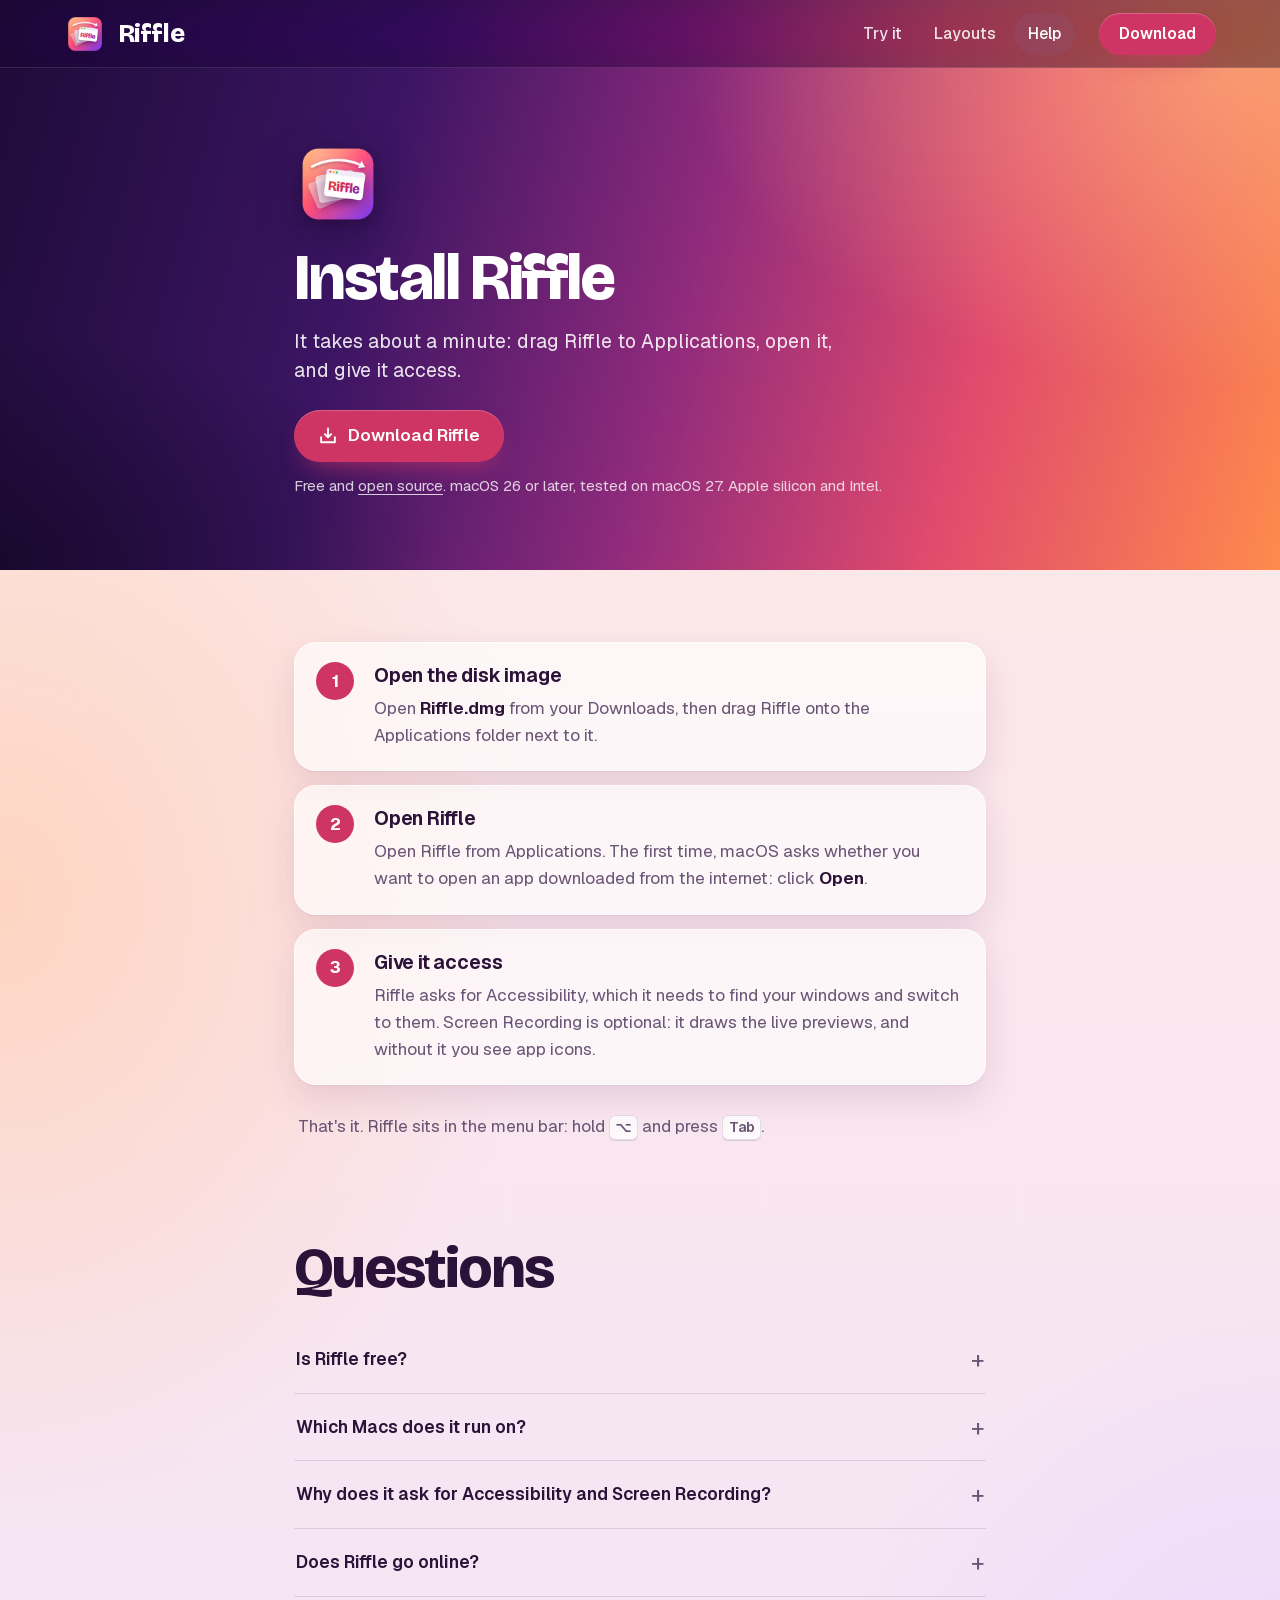
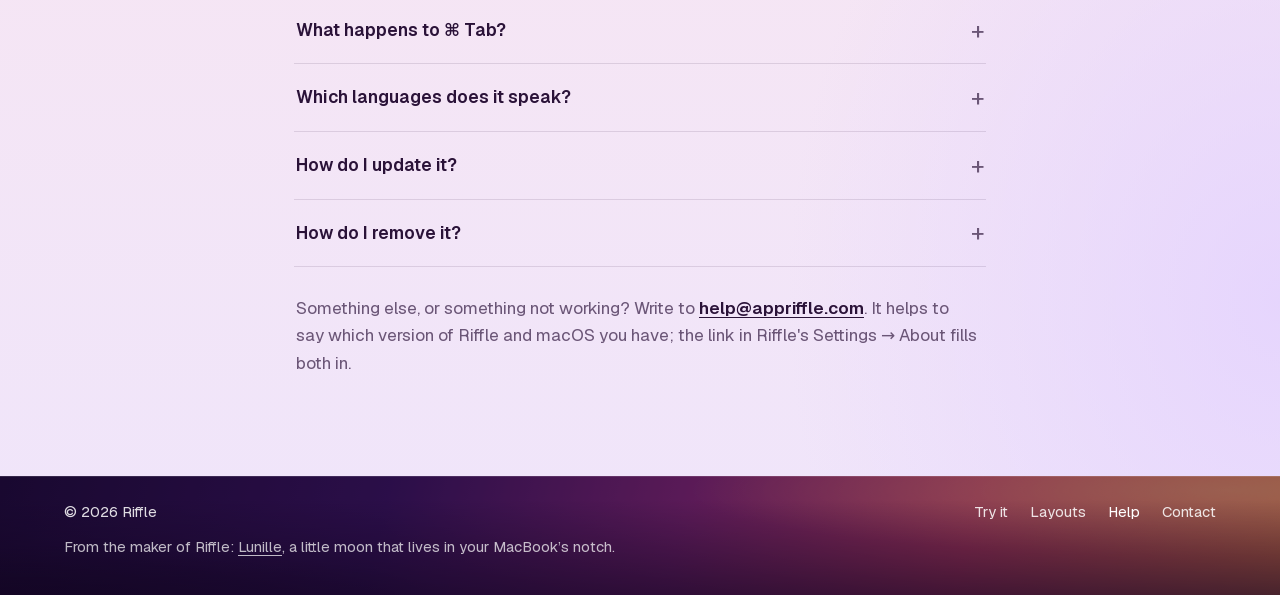
<file: website/help.html>
<!doctype html>
<html lang="en">
<head>
<meta charset="utf-8">
<meta name="viewport" content="width=device-width, initial-scale=1, viewport-fit=cover">
<title>Install Riffle, and questions</title>
<meta name="description" content="How to install Riffle, the free window switcher for macOS, and answers to common questions.">
<meta name="theme-color" content="#24103f">
<meta name="color-scheme" content="light">
<link rel="canonical" href="https://appriffle.com/help">
<link rel="icon" href="img/icon-64.png" type="image/png">
<link rel="apple-touch-icon" href="img/icon-256.png">
<link rel="preload" href="fonts/bricolage-latin.woff2" as="font" type="font/woff2" crossorigin>
<link rel="preload" href="fonts/geist-latin.woff2" as="font" type="font/woff2" crossorigin>
<link rel="stylesheet" href="styles.css">
</head>
<body>
<svg width="0" height="0" style="position:absolute" aria-hidden="true">
  <defs>
    <!-- Phosphor Icons (MIT), bold weight: icons/LICENSE-phosphor.txt -->
    <symbol id="i-download" viewBox="0 0 256 256" fill="currentColor"><path d="M228,144v64a12,12,0,0,1-12,12H40a12,12,0,0,1-12-12V144a12,12,0,0,1,24,0v52H204V144a12,12,0,0,1,24,0Zm-108.49,8.49a12,12,0,0,0,17,0l40-40a12,12,0,0,0-17-17L140,115V32a12,12,0,0,0-24,0v83L96.49,95.51a12,12,0,0,0-17,17Z"/></symbol>
  </defs>
</svg>

<a class="skip" href="#main">Skip to content</a>

<header class="nav">
  <div class="nav__inner">
    <a class="brand" href="index.html" aria-label="Riffle, home">
      <img src="img/icon-256.png" alt="" width="42" height="42">
      <span>Riffle</span>
    </a>
    <nav class="nav__links" aria-label="Pages">
      <a href="index.html#try">Try it</a>
      <a href="index.html#layouts">Layouts</a>
      <a href="help.html" aria-current="page">Help</a>
    </nav>
    <a class="btn btn--primary btn--small" href="download/Riffle.dmg" download>Download</a>
  </div>
</header>

<main id="main">

  <section id="top" class="help-hero" aria-labelledby="help-title">
    <div class="help-hero__inner">
      <img class="help-hero__icon" src="img/icon-256.png" alt="" width="256" height="256">
      <h1 class="help-hero__title" id="help-title">Install Riffle</h1>
      <p class="help-hero__lede">It takes about a minute: drag Riffle to Applications, open it, and give it access.</p>
      <div class="help-hero__actions">
        <a class="btn btn--primary" href="download/Riffle.dmg" download><svg aria-hidden="true"><use href="#i-download"/></svg>Download Riffle</a>
        <span class="help-hero__fine">Free and <a href="https://github.com/dorukyksl/riffle">open source</a>. macOS 26 or later, tested on macOS 27. Apple silicon and Intel.</span>
      </div>
    </div>
  </section>

  <section class="steps" aria-label="Installing Riffle, step by step">
    <ol class="steps__list">
      <li>
        <h2>Open the disk image</h2>
        <p>Open <strong>Riffle.dmg</strong> from your Downloads, then drag Riffle onto the Applications folder next to it.</p>
      </li>
      <li>
        <h2>Open Riffle</h2>
        <p>Open Riffle from Applications. The first time, macOS asks whether you want to open an app downloaded from the internet: click <strong>Open</strong>.</p>
      </li>
      <li>
        <h2>Give it access</h2>
        <p>Riffle asks for Accessibility, which it needs to find your windows and switch to them. Screen Recording is optional: it draws the live previews, and without it you see app icons.</p>
      </li>
    </ol>
    <p class="steps__done">That's it. Riffle sits in the menu bar: hold <kbd>⌥</kbd> and press <kbd>Tab</kbd>.</p>
  </section>

  <section id="questions" class="faq" aria-labelledby="faq-title">
    <h2 class="title" id="faq-title">Questions</h2>
    <div class="faq__list">
      <details><summary>Is Riffle free?</summary><p>Yes, for good. Riffle is free and open source: <a href="https://github.com/dorukyksl/riffle">its code is on GitHub</a> under the GNU General Public License, version 3, so anyone can read what it does with the permissions it asks for, build it themselves or make it better. There is no account to make and nothing to buy.</p></details>
      <details><summary>Which Macs does it run on?</summary><p>Any Mac with macOS 26 or later, Apple silicon or Intel. Riffle is tested on macOS 27.0.1 (October 2026), which runs on Apple silicon only; Intel Macs use it on macOS 26.</p></details>
      <details><summary>Why does it ask for Accessibility and Screen Recording?</summary><p>Accessibility lets Riffle find your windows and bring the one you pick to the front. Screen Recording is optional and only draws the live previews; without it you see app icons. Nothing it sees is recorded or sent anywhere.</p></details>
      <details><summary>Does Riffle go online?</summary><p>Only to look for updates. Once a day it asks appriffle.com whether there's a newer version; the request carries Riffle's version number and, like any web request, your preferred language. You can turn that off in Settings → About. Nothing about your windows ever leaves your Mac.</p></details>
      <details><summary>What happens to ⌘ Tab?</summary><p>Nothing, unless you choose it. Riffle starts on ⌥ Tab. Pick ⌘ Tab in the welcome window or in Settings and Riffle takes its place, then gives it back to macOS when Riffle quits.</p></details>
      <details><summary>Which languages does it speak?</summary><p>21: English, Arabic, Chinese (Simplified, Hong Kong and Taiwan), Dutch, French, German, Hebrew, Indonesian, Italian, Japanese, Korean, Polish, Portuguese (Brazil), Russian, Spanish, Swedish, Thai, Turkish and Vietnamese. It follows your Mac's language, and you can pick another in Settings.</p></details>
      <details><summary>How do I update it?</summary><p>Riffle updates itself: when there's a new version, it asks whether to install it. To look right away, choose Check for Updates… from its menu bar icon. Riffle 1.0.0 can't do this yet, so if you have it, download Riffle once more and drag it onto Applications to replace the old one. Your settings stay as they are.</p></details>
      <details><summary>How do I remove it?</summary><p>Quit Riffle from its menu bar icon, then move it from Applications to the Trash. If you've hidden the icon, open Riffle from Applications to bring up its settings and press ⌘&nbsp;Q.</p></details>
    </div>
    <p class="faq__more">Something else, or something not working? Write to <a href="mailto:help@appriffle.com">help@appriffle.com</a>. It helps to say which version of Riffle and macOS you have; the link in Riffle's Settings → About fills both in.</p>
  </section>

</main>

<div class="end end--slim">
<footer class="footer">
  <div class="footer__inner">
    <span>© 2026 Riffle</span>
    <nav aria-label="Footer"><a href="index.html#try">Try it</a><a href="index.html#layouts">Layouts</a><a href="help.html" aria-current="page">Help</a><a href="mailto:help@appriffle.com">Contact</a></nav>
    <span class="footer__also">From the maker of Riffle: <a href="https://lunille.com/?ref=riffle">Lunille</a>, a little moon that lives in your MacBook&#8217;s notch.</span>
  </div>
</footer>
</div>

<script src="site.js"></script>
</body>
</html>
</file>
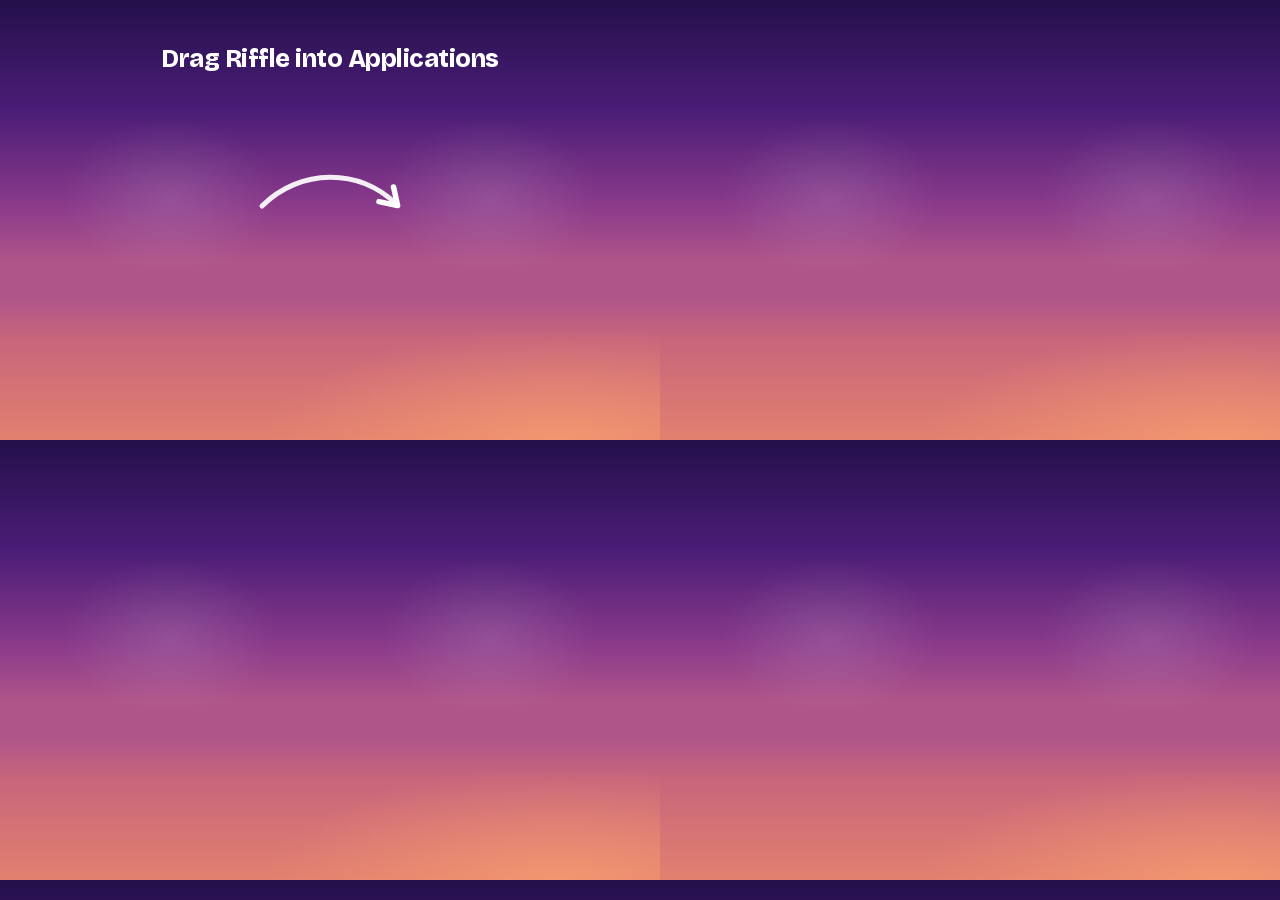
<file: Resources/dmg/background.html>
<!doctype html>
<html lang="en">
<head>
<meta charset="utf-8">
<title>Riffle disk image background</title>
<!-- The picture behind Riffle's disk image window, drawn by Scripts/dmg-background.sh at 1x and 2x.
     The window shows 660 x 400 points of it; the last 40 rows only continue the colours, in case Finder's title bar
     is shorter than expected. Icons sit at (170, 200) and (490, 200), 128 points, with their names under them at
     about y = 280. Finder writes those names black in light mode and white in dark mode, so the band they sit on is a
     middle tone that reads either way (contrast about 4.5 with both). -->
<style>
  @font-face { font-family: "Bricolage Grotesque"; src: url("../../website/fonts/bricolage-latin.woff2") format("woff2"); font-weight: 200 800; }
  html, body { margin: 0; width: 660px; height: 440px; overflow: hidden; }
  body {
    position: relative;
    background:
      radial-gradient(150px 108px at 170px 196px, rgb(255 255 255 / 0.12), transparent 72%),
      radial-gradient(150px 108px at 490px 196px, rgb(255 255 255 / 0.12), transparent 72%),
      radial-gradient(420px 160px at 560px 440px, rgb(255 168 112 / 0.55), transparent 70%),
      linear-gradient(180deg, #24104a 0px, #4b1d77 110px, #8a3a8a 205px, #b0558a 262px, #b0558a 298px, #c7657c 338px, #e2806f 440px);
    font-family: "Bricolage Grotesque", ui-sans-serif, system-ui, sans-serif;
  }
  h1 { position: absolute; left: 0; right: 0; top: 44px; margin: 0; text-align: center; color: #fff;
       font-weight: 800; font-size: 25px; letter-spacing: -0.02em; }
  svg { position: absolute; left: 0; top: 0; }
</style>
</head>
<body>
  <h1>Drag Riffle into Applications</h1>
  <svg width="660" height="440" viewBox="0 0 660 440" aria-hidden="true">
    <defs>
      <marker id="head" viewBox="0 0 12 12" refX="8" refY="6" markerWidth="5.5" markerHeight="5.5" orient="auto-start-reverse">
        <path d="M2 1.5 L9 6 L2 10.5" fill="none" stroke="#fff" stroke-width="2.4" stroke-linecap="round" stroke-linejoin="round"/>
      </marker>
    </defs>
    <path d="M262 206 C 300 168, 360 168, 396 204" fill="none" stroke="#fff" stroke-opacity="0.92" stroke-width="5" stroke-linecap="round" marker-end="url(#head)"/>
  </svg>
</body>
</html>
</file>
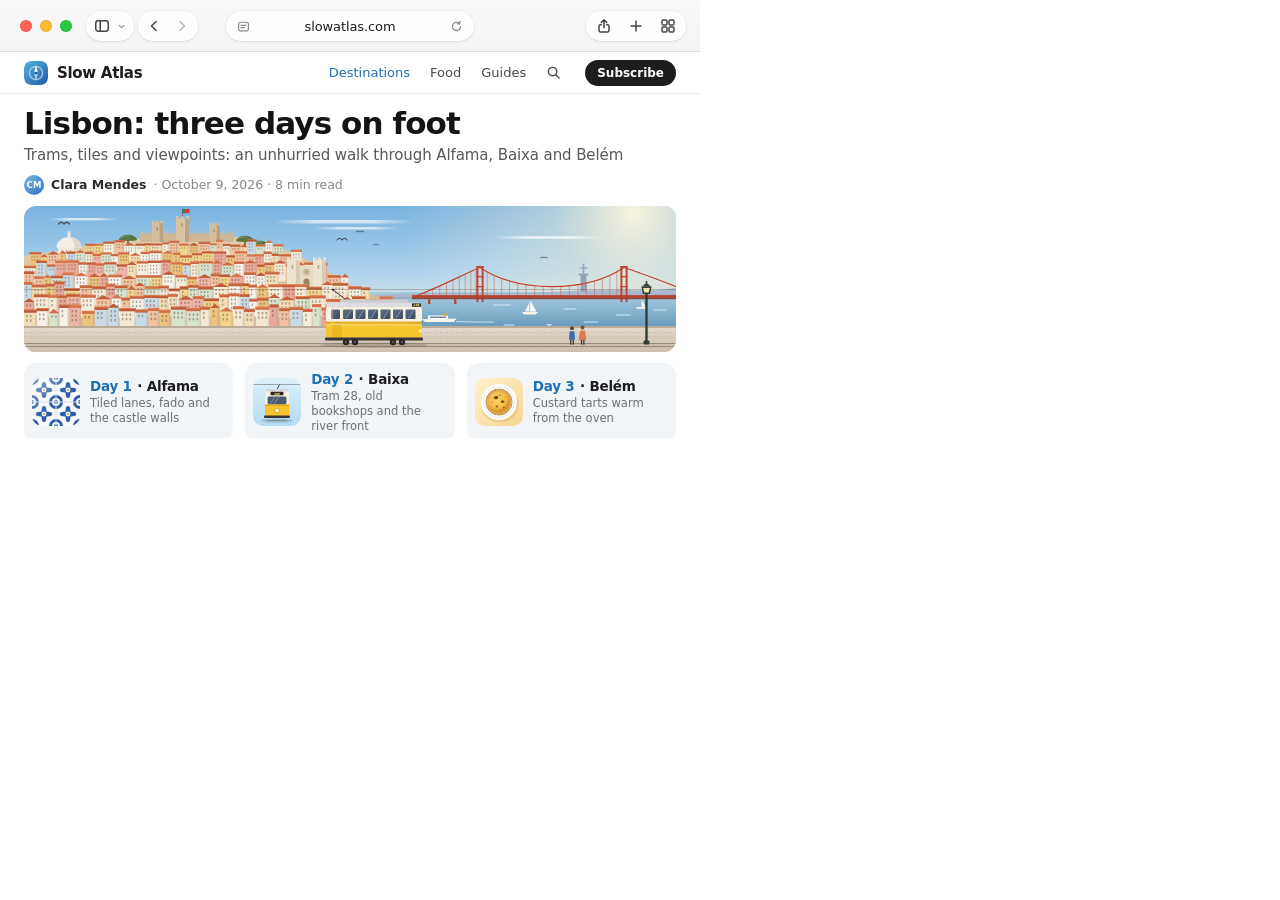
<file: website/mock-windows/browser.html>
<!doctype html>
<html lang="en" data-variants="lisbon sourdough kyoto">
<head>
<meta charset="utf-8">
<meta name="window-title" data-v="lisbon" content="Lisbon: three days on foot">
<meta name="window-title" data-v="sourdough" content="Sourdough starter, day 4">
<meta name="window-title" data-v="kyoto" content="Flights to Kyoto">
<title>Browser</title>
<link rel="stylesheet" href="shared.css">
<script src="mock.js" defer></script>
<style>
  body { --w: 700px; --h: 438px; background: #FFFFFF; }
  html[data-v="kyoto"] body { --h: 528px; }

  /* Safari toolbar */
  .toolbar {
    position: absolute; left: 0; right: 0; top: 0; height: 52px;
    background: linear-gradient(#FAFAFB, #F3F3F5);
    border-bottom: 0.5px solid #DCDCE1;
  }
  .toolbar .cap { position: absolute; top: 11px; }
  .t-side { left: 86px; gap: 6px; padding: 0 7px 0 8px; }
  .t-side .g:last-child { width: 11px; height: 11px; color: #8A8A90; }
  .t-nav { left: 138px; gap: 12px; }
  .t-nav .g:last-child { color: #B6B6BB; }
  .t-right { right: 14px; gap: 16px; padding: 0 10px; }
  .address {
    position: absolute; top: 11px; left: 226px; width: 248px; height: 30px; border-radius: 15px;
    display: flex; align-items: center; justify-content: center; gap: 6px;
    background: rgba(255, 255, 255, 0.92);
    box-shadow: 0 0 0 0.5px rgba(0, 0, 0, 0.09), 0 1px 3px rgba(0, 0, 0, 0.06);
    font-size: 13px; color: #1D1D1F; letter-spacing: -0.1px;
  }
  .address .g { width: 13px; height: 13px; color: #8A8A90; }
  .address .g.l { position: absolute; left: 11px; }
  .address .g.r { position: absolute; right: 11px; }

  /* A magazine-style page (Safari variants) */
  .page { position: absolute; left: 0; right: 0; top: 52px; bottom: 0; overflow: hidden; }
  .site {
    height: 42px; display: flex; align-items: center; gap: 9px; padding: 0 24px;
    border-bottom: 0.5px solid #EDEDF0;
  }
  .logo { width: 24px; height: 24px; border-radius: 7px; flex: none; }
  .brand { font-size: 15px; font-weight: 700; letter-spacing: -0.3px; }
  .nav { margin-left: auto; display: flex; align-items: center; gap: 20px; font-size: 13px; color: #48484D; font-weight: 500; }
  .nav .sub {
    margin-left: 4px; height: 26px; padding: 0 12px; border-radius: 13px; background: #1D1D1F; color: #fff;
    display: flex; align-items: center; font-size: 12px; font-weight: 600;
  }
  .nav .g { width: 15px; height: 15px; color: #48484D; }
  .article { padding: 13px 24px 0; }
  h1 { font-size: 31px; line-height: 1.08; font-weight: 800; letter-spacing: -0.9px; color: #141416; }
  .dek { margin-top: 6px; font-size: 15px; line-height: 1.3; color: #57575C; letter-spacing: -0.1px; }
  .byline { margin-top: 9px; display: flex; align-items: center; gap: 7px; font-size: 12.5px; color: #86868B; }
  .byline b { color: #2C2C2E; font-weight: 600; }
  .avatar {
    width: 20px; height: 20px; border-radius: 50%; flex: none; display: grid; place-items: center;
    color: #fff; font-size: 8.5px; font-weight: 700; letter-spacing: 0.2px;
  }

  /* Lisbon */
  .ls .nav .on { color: #1F6FB2; }
  .ls .avatar { background: linear-gradient(135deg, #6CB8E6, #3A6FC4); }
  .hero { display: block; margin-top: 11px; width: 652px; height: 146px; border-radius: 12px; }
  .cards { margin-top: 11px; display: grid; grid-template-columns: repeat(3, 1fr); gap: 12px; }
  .card {
    display: flex; gap: 10px; align-items: center; padding: 8px 10px 8px 8px; border-radius: 12px;
    background: #F2F5F8;
  }
  .card svg { width: 48px; height: 48px; flex: none; border-radius: 10px; }
  .card b { display: block; font-size: 13.5px; letter-spacing: -0.2px; }
  .card b i { font-style: normal; color: #1F6FB2; margin-right: 1px; }
  .card span { display: block; margin-top: 2px; font-size: 11.5px; line-height: 1.3; color: #6E6E73; }

  /* Sourdough */
  .sd .nav .on { color: #B4602A; }
  .sd .avatar { background: linear-gradient(135deg, #F2B66B, #C46A3A); }
  .recipe { margin-top: 12px; display: flex; gap: 20px; }
  .recipe .photo { width: 300px; height: 222px; flex: none; border-radius: 12px; }
  .steps { flex: 1; min-width: 0; }
  .days { display: flex; align-items: center; gap: 6px; font-size: 11px; font-weight: 600; color: #8E8E93; letter-spacing: 0.2px; }
  .days i {
    width: 20px; height: 20px; border-radius: 50%; display: grid; place-items: center; font-style: normal;
    font-size: 10.5px; font-weight: 700; color: #A1A1A6; box-shadow: inset 0 0 0 1px #DEDEE3;
  }
  .days i.done { background: #F6E3D2; color: #B4602A; box-shadow: none; }
  .days i.now { background: #C9692F; color: #fff; box-shadow: 0 0 0 3px #F6E3D2; }
  .days .lbl { margin-right: 2px; }
  .steps h3 { margin-top: 10px; display: flex; align-items: baseline; font-size: 15px; font-weight: 700; letter-spacing: -0.2px; }
  .steps h3 span { margin-left: auto; font-size: 11.5px; font-weight: 500; color: #8E8E93; letter-spacing: 0; }
  .ingr { margin-top: 3px; list-style: none; }
  .ingr li { display: flex; height: 20px; align-items: center; font-size: 12.5px; color: #2C2C2E; border-bottom: 0.5px dashed #DCD3CA; }
  .ingr li b { margin-left: auto; font-weight: 600; font-variant-numeric: tabular-nums; }
  .method { margin-top: 4px; list-style: none; counter-reset: step; }
  .method li { display: flex; gap: 8px; align-items: center; height: 19px; font-size: 12.5px; color: #2C2C2E; white-space: nowrap; }
  .method li::before {
    counter-increment: step; content: counter(step); width: 16px; height: 16px; border-radius: 50%; flex: none;
    display: grid; place-items: center; background: #F6E3D2; color: #B4602A; font-size: 10px; font-weight: 700;
  }

  /* Chrome-like browser: tab strip with the window buttons, then the toolbar with the address field */
  .strip { position: absolute; left: 0; right: 0; top: 0; height: 40px; background: #DEE3EA; }
  .strip .lights { top: 14px; left: 14px; }
  .tabs { position: absolute; left: 82px; top: 6px; bottom: 0; display: flex; align-items: stretch; }
  .tab {
    position: relative; width: 182px; padding: 0 8px 0 12px; display: flex; align-items: center; gap: 8px;
    font-size: 12px; color: #474A50; white-space: nowrap;
  }
  .tab .t { flex: 1; min-width: 0; overflow: hidden; -webkit-mask-image: linear-gradient(90deg, #000 82%, transparent); }
  .tab .fav { width: 16px; height: 16px; flex: none; border-radius: 4px; }
  .tab .x { width: 16px; height: 16px; flex: none; display: grid; place-items: center; color: #5F6368; }
  .tab .x .g { width: 11px; height: 11px; stroke-width: 1.7; }
  .tab.on { background: #FFFFFF; border-radius: 10px 10px 0 0; color: #1F1F1F; }
  .tab.on::before, .tab.on::after { content: ""; position: absolute; bottom: 0; width: 10px; height: 10px; }
  .tab.on::before { left: -10px; background: radial-gradient(circle at 0 0, transparent 9.6px, #FFFFFF 10.2px); }
  .tab.on::after { right: -10px; background: radial-gradient(circle at 100% 0, transparent 9.6px, #FFFFFF 10.2px); }
  .tab + .tab:not(.on)::before { content: ""; position: absolute; left: 0; top: 9px; bottom: 9px; width: 1px; background: #A9B0B9; }
  .tab.on + .tab::before { display: none; }
  .newtab { width: 28px; display: grid; place-items: center; color: #474A50; margin-left: 4px; }
  .newtab .g { width: 14px; height: 14px; stroke-width: 1.7; }
  .bar {
    position: absolute; left: 0; right: 0; top: 40px; height: 40px; background: #FFFFFF;
    display: flex; align-items: center; gap: 2px; padding: 0 8px; border-bottom: 0.5px solid #E1E3E6;
  }
  .btn { width: 30px; height: 30px; display: grid; place-items: center; color: #474A50; flex: none; }
  .btn .g { width: 16px; height: 16px; stroke-width: 1.6; }
  .btn.off { color: #B8BBC0; }
  .omni {
    flex: 1; height: 32px; margin: 0 6px; border-radius: 16px; background: #EDF0F4;
    display: flex; align-items: center; gap: 8px; padding: 0 10px 0 5px; font-size: 13px; color: #1F1F1F;
  }
  .omni .chip { width: 24px; height: 24px; border-radius: 50%; display: grid; place-items: center; background: #FFFFFF; color: #474A50; }
  .omni .chip .g { width: 14px; height: 14px; }
  .omni .url { flex: 1; min-width: 0; white-space: nowrap; overflow: hidden; -webkit-mask-image: linear-gradient(90deg, #000 88%, transparent); }
  .omni .path { color: #6B6F75; }
  .omni .star { flex: none; width: 15px; height: 15px; color: #474A50; }
  .me {
    width: 24px; height: 24px; border-radius: 50%; margin: 0 4px; flex: none; display: grid; place-items: center;
    background: linear-gradient(135deg, #8FB8F9, #5E8FE8); color: #fff; font-size: 11px; font-weight: 700;
  }

  /* The flight search page */
  .ky { top: 80.5px; }
  .ky-nav { height: 40px; display: flex; align-items: center; gap: 9px; padding: 0 24px; border-bottom: 0.5px solid #ECECF0; }
  .ky-links { display: flex; align-self: stretch; gap: 20px; margin-left: 24px; font-size: 13px; font-weight: 500; color: #55555A; }
  .ky-links span { position: relative; display: flex; align-items: center; gap: 6px; }
  .ky-links .g { width: 14px; height: 14px; }
  .ky-links .on { color: #1F5BD8; }
  .ky-links .on::after { content: ""; position: absolute; left: 0; right: 0; bottom: 0; height: 2px; border-radius: 1px; background: #1F5BD8; }
  .ky-right { margin-left: auto; display: flex; align-items: center; gap: 14px; font-size: 12.5px; font-weight: 500; color: #55555A; }
  .ky-signin { height: 27px; padding: 0 13px; border-radius: 14px; box-shadow: inset 0 0 0 1px #D5D5DA; color: #1D1D1F; font-weight: 600; display: flex; align-items: center; }
  .ky-hero { position: relative; height: 112px; overflow: hidden; }
  .ky-hero svg { position: absolute; left: 0; top: 0; width: 700px; height: 112px; }
  .ky-hero h1 { position: absolute; left: 24px; top: 17px; font-size: 26px; color: #FFFFFF; letter-spacing: -0.7px; text-shadow: 0 1px 10px rgba(40, 18, 60, 0.3); }
  .ky-hero p { position: absolute; left: 24px; top: 51px; font-size: 12.5px; color: rgba(255, 255, 255, 0.94); text-shadow: 0 1px 6px rgba(40, 18, 60, 0.35); }
  .ky-search {
    position: relative; z-index: 2; margin: -28px 24px 0; height: 54px; border-radius: 14px; background: #FFFFFF;
    box-shadow: 0 0 0 0.5px rgba(0, 0, 0, 0.08), 0 6px 18px rgba(36, 22, 70, 0.16);
    display: flex; align-items: center; padding: 0 7px 0 4px;
  }
  .fld { display: flex; align-items: center; gap: 8px; padding: 0 11px; height: 34px; }
  .fld + .fld { border-left: 0.5px solid #E1E1E6; }
  .fld > .g { width: 15px; height: 15px; color: #8A8A90; }
  .fld small { display: block; font-size: 10px; color: #8A8A8F; line-height: 1.2; }
  .fld b { display: block; font-size: 12.5px; font-weight: 600; white-space: nowrap; line-height: 1.3; }
  .swap { width: 24px; height: 24px; flex: none; border-radius: 50%; display: grid; place-items: center; box-shadow: inset 0 0 0 1px #DCDCE2; color: #55555A; background: #fff; margin-left: 2px; }
  .swap .g { width: 12px; height: 12px; }
  .fld.swapped { border-left: 0; padding-left: 10px; }
  .go { margin-left: auto; height: 40px; padding: 0 16px; border-radius: 10px; background: #1F5BD8; color: #FFFFFF; font-size: 13px; font-weight: 600; display: flex; align-items: center; gap: 7px; }
  .go .g { width: 14px; height: 14px; stroke-width: 1.8; }
  .sort { margin: 14px 24px 0; display: grid; grid-template-columns: repeat(3, 1fr); border-radius: 11px; box-shadow: inset 0 0 0 1px #E2E2E7; overflow: hidden; }
  .sort div { padding: 7px 14px 8px; }
  .sort div + div { box-shadow: inset 1px 0 0 #E2E2E7; }
  .sort b { display: block; font-size: 12.5px; font-weight: 700; }
  .sort span { display: block; margin-top: 1px; font-size: 11.5px; color: #6E6E73; font-variant-numeric: tabular-nums; }
  .sort .on { background: #EEF3FE; box-shadow: inset 0 -2px 0 #1F5BD8; }
  .sort .on b { color: #1F5BD8; }
  .results { margin: 10px 24px 0; display: grid; gap: 8px; }
  .flight {
    height: 58px; border-radius: 12px; box-shadow: inset 0 0 0 1px #E4E4E9; padding: 0 12px 0 14px;
    display: grid; grid-template-columns: 30px 172px 92px 1fr auto auto; align-items: center; column-gap: 14px;
  }
  .flight > svg { width: 30px; height: 30px; border-radius: 8px; }
  .flight b { display: block; font-size: 14px; font-weight: 650; letter-spacing: -0.2px; white-space: nowrap; font-variant-numeric: tabular-nums; }
  .flight b sup { font-size: 9.5px; font-weight: 600; color: #C2410C; margin-left: 2px; vertical-align: 5px; }
  .flight span { display: block; margin-top: 1px; font-size: 11.5px; color: #77777C; white-space: nowrap; }
  .flight .stop b { font-size: 12.5px; color: #B45309; }
  .flight .stop.direct b { color: #15803D; }
  .flight .price { text-align: right; }
  .flight .price b { font-size: 17px; font-weight: 750; }
  .flight .sel { height: 30px; padding: 0 14px; border-radius: 15px; background: #EEF3FE; color: #1F5BD8; font-size: 12.5px; font-weight: 650; display: flex; align-items: center; }
</style>
</head>
<body>

<!-- Safari -->
<header class="toolbar" data-v="lisbon sourdough">
  <div class="lights"><i></i><i></i><i></i></div>
  <div class="cap t-side"><svg class="g"><use href="#g-sidebar"/></svg><svg class="g"><use href="#g-chev-d"/></svg></div>
  <div class="cap t-nav"><svg class="g"><use href="#g-chev-l"/></svg><svg class="g"><use href="#g-chev-r"/></svg></div>
  <div class="address">
    <svg class="g l"><use href="#g-page"/></svg>
    <span data-v="lisbon">slowatlas.com</span><span data-v="sourdough">crumbjournal.com</span>
    <svg class="g r"><use href="#g-reload"/></svg>
  </div>
  <div class="cap t-right"><svg class="g"><use href="#g-share"/></svg><svg class="g"><use href="#g-plus"/></svg><svg class="g"><use href="#g-grid4"/></svg></div>
</header>

<!-- ============ Lisbon: a travel article ============ -->
<main class="page ls" data-v="lisbon">
  <div class="site">
    <svg class="logo" viewBox="0 0 24 24">
      <defs><linearGradient id="ls-logo" x1="0" y1="0" x2="1" y2="1"><stop offset="0" stop-color="#4FB3DA"/><stop offset="1" stop-color="#2459A8"/></linearGradient></defs>
      <rect width="24" height="24" rx="7" fill="url(#ls-logo)"/>
      <circle cx="12" cy="12" r="6.6" fill="none" stroke="#fff" stroke-width="1.3" opacity=".55"/>
      <path d="M12 4.2 13.7 10.3 12 12 10.3 10.3Z" fill="#fff"/>
      <path d="M12 19.8 10.3 13.7 12 12 13.7 13.7Z" fill="#fff" opacity=".6"/>
      <circle cx="12" cy="12" r="1.2" fill="#2459A8"/>
    </svg>
    <span class="brand">Slow Atlas</span>
    <nav class="nav">
      <span class="on">Destinations</span>
      <span>Food</span>
      <span>Guides</span>
      <svg class="g"><use href="#g-search"/></svg>
      <span class="sub">Subscribe</span>
    </nav>
  </div>

  <article class="article">
    <h1>Lisbon: three days on foot</h1>
    <p class="dek">Trams, tiles and viewpoints: an unhurried walk through Alfama, Baixa and Belém</p>
    <div class="byline">
      <span class="avatar">CM</span>
      <span><b>Clara Mendes</b></span>
      <span>· October 9, 2026 · 8 min read</span>
    </div>

    <!-- Hero: Alfama climbing to the castle, the river and its red bridge, a yellow tram in front -->
    <svg class="hero" viewBox="0 0 652 146" preserveAspectRatio="xMidYMid slice">
      <defs>
        <linearGradient id="ls-sky" x1="0" y1="0" x2="0" y2="1">
          <stop offset="0" stop-color="#78B3E0"/>
          <stop offset=".45" stop-color="#ABD2ED"/>
          <stop offset=".72" stop-color="#E2E6DE"/>
          <stop offset="1" stop-color="#F6E3C4"/>
        </linearGradient>
        <radialGradient id="ls-sun" cx="610" cy="6" r="230" gradientUnits="userSpaceOnUse">
          <stop offset="0" stop-color="#FFF7DF" stop-opacity=".95"/>
          <stop offset=".35" stop-color="#FFF1D2" stop-opacity=".4"/>
          <stop offset="1" stop-color="#FFF1D2" stop-opacity="0"/>
        </radialGradient>
        <linearGradient id="ls-river" x1="0" y1="86" x2="0" y2="124" gradientUnits="userSpaceOnUse">
          <stop offset="0" stop-color="#A6CDDF"/>
          <stop offset=".5" stop-color="#86B4CF"/>
          <stop offset="1" stop-color="#6596B8"/>
        </linearGradient>
        <linearGradient id="ls-hill" x1="0" y1="30" x2="0" y2="124" gradientUnits="userSpaceOnUse">
          <stop offset="0" stop-color="#E4CDAA"/>
          <stop offset="1" stop-color="#CFB28B"/>
        </linearGradient>
        <linearGradient id="ls-street" x1="0" y1="121" x2="0" y2="146" gradientUnits="userSpaceOnUse">
          <stop offset="0" stop-color="#E2D8CA"/>
          <stop offset="1" stop-color="#CDBFAC"/>
        </linearGradient>
        <linearGradient id="ls-cloud" x1="0" y1="0" x2="1" y2="0">
          <stop offset="0" stop-color="#FFFFFF" stop-opacity="0"/>
          <stop offset=".3" stop-color="#FFFFFF" stop-opacity=".85"/>
          <stop offset=".7" stop-color="#FFFFFF" stop-opacity=".85"/>
          <stop offset="1" stop-color="#FFFFFF" stop-opacity="0"/>
        </linearGradient>
        <linearGradient id="ls-glass" x1="0" y1="0" x2="1" y2="1">
          <stop offset="0" stop-color="#5E7088"/>
          <stop offset="1" stop-color="#3C4B60"/>
        </linearGradient>
        <g id="ls-gull"><path d="M-5 0Q-2.5-3.2 0 0Q2.5-3.2 5 0" fill="none" stroke="#4B5566" stroke-width="1.2" stroke-linecap="round" stroke-linejoin="round"/></g>
        <g id="ls-pine"><rect x="-.7" y="-1" width="1.4" height="7" fill="#6B5240"/><path d="M-9 0C-9-3.2-4-5.2 0-5.2S9-3.2 9 0C6 1.2-6 1.2-9 0Z" fill="#587443"/><path d="M-7.5-1.6C-5-3.8-1-4.4 2-4" stroke="#7A955F" stroke-width="1" fill="none" stroke-linecap="round"/></g>
      </defs>

      <rect width="652" height="146" fill="url(#ls-sky)"/>
      <rect width="652" height="146" fill="url(#ls-sun)"/>
      <g fill="url(#ls-cloud)" opacity=".75">
        <rect x="250" y="14" width="140" height="3.5" rx="1.75"/>
        <rect x="290" y="21" width="84" height="2.5" rx="1.25"/>
        <rect x="470" y="30" width="110" height="3" rx="1.5"/>
        <rect x="24" y="12" width="70" height="2.5" rx="1.25"/>
      </g>

      <!-- the river, and the far bank with the statue on its pedestal -->
      <rect y="86" width="652" height="40" fill="url(#ls-river)"/>
      <path d="M330 90C380 87 420 86 470 87S560 83 600 84 640 83 652 82V92H330Z" fill="#AAB8CC"/>
      <path d="M330 92C390 90 450 91 520 90S610 89 652 88V93H330Z" fill="#9AAAC0"/>
      <g fill="#94A4BB">
        <rect x="556.6" y="69" width="5.8" height="17"/>
        <rect x="554.6" y="67.6" width="9.8" height="1.8"/>
        <rect x="558.7" y="59.5" width="1.6" height="8.4"/>
        <rect x="555.5" y="61.2" width="8" height="1.2" rx=".5"/>
        <circle cx="559.5" cy="58.8" r="1.1"/>
      </g>

      <!-- the red suspension bridge -->
      <g id="ls-bridge">
        <g stroke="#C4452F" stroke-width="1.15" fill="none">
          <path d="M392 90C418 80 440 68 456 61.5"/>
          <path d="M456 61.5C494 87 562 87 600 61.5"/>
          <path d="M600 61.5C620 68 640 76 652 80.5"/>
        </g>
        <g id="ls-hangers" stroke="#C4452F" stroke-width=".55" opacity=".75"></g>
        <g fill="#C4452F">
          <rect x="452.4" y="60" width="2" height="36"/><rect x="457.6" y="60" width="2" height="36"/>
          <rect x="452.4" y="60" width="7.2" height="1.6"/><rect x="452.4" y="70" width="7.2" height="1.3"/><rect x="452.4" y="80" width="7.2" height="1.3"/>
          <rect x="596.4" y="60" width="2" height="36"/><rect x="601.6" y="60" width="2" height="36"/>
          <rect x="596.4" y="60" width="7.2" height="1.6"/><rect x="596.4" y="70" width="7.2" height="1.3"/><rect x="596.4" y="80" width="7.2" height="1.3"/>
        </g>
        <rect x="388" y="89.2" width="264" height="2.6" fill="#B53F2B"/>
        <rect x="388" y="91.8" width="264" height="1.4" fill="#8C3426" opacity=".85"/>
        <g fill="#B53F2B" opacity=".9"><rect x="404" y="93" width="2.4" height="5"/><rect x="430" y="93" width="2.4" height="5"/></g>
      </g>

      <!-- sails and a ferry on the water -->
      <g>
        <path d="M498 106h16l-2.4 2.6h-11.6z" fill="#F7F4EE"/>
        <path d="M506.2 105.4V94.5l6.2 10.9z" fill="#FFFFFF"/><path d="M505.4 105.4V96.5l-4.6 8.9z" fill="#EEF2F6"/>
        <path d="M612 101h11l-1.6 1.8h-8z" fill="#F7F4EE"/><path d="M617.6 100.6V93.8l3.8 6.8z" fill="#FFFFFF"/>
        <path d="M528 118h-6l1.8 1.8h3z" fill="#EEF2F6" opacity=".7"/>
        <g stroke="#E8F3F9" stroke-linecap="round" fill="none" opacity=".8">
          <path d="M470 99H486M540 103H552M592 109H606M418 113H432M630 104H642M560 116H574M480 119H490" stroke-width="1"/>
        </g>
        <path d="M398 113h34l-2 3h-29z" fill="#F6F2EA"/><rect x="404" y="109.6" width="20" height="3.6" rx=".8" fill="#FFFFFF"/>
        <rect x="406" y="110.6" width="16" height="1.3" fill="#61748C"/><rect x="420" y="107" width="2.4" height="3" fill="#E0A43A"/>
        <path d="M432 115.5C446 116 456 116.2 470 116" stroke="#F4FAFD" stroke-width=".9" fill="none" opacity=".75"/>
      </g>

      <!-- the hill: Alfama up to the castle -->
      <path d="M0 50C40 44 70 37 110 33L212 31C250 36 282 51 312 70S352 92 388 97V146H0Z" fill="url(#ls-hill)"/>

      <g id="ls-town">
        <use href="#ls-pine" x="104" y="34"/>
        <use href="#ls-pine" x="221" y="35"/>
        <use href="#ls-pine" x="236" y="40"/>
        <!-- the castle on the hilltop -->
        <g>
          <path d="M116 36V27.5H210V36Z" fill="#CDB797"/>
          <g fill="#CDB797">
            <rect x="117" y="25.2" width="3" height="2.6"/><rect x="123" y="25.2" width="3" height="2.6"/><rect x="141" y="25.2" width="3" height="2.6"/>
            <rect x="147" y="25.2" width="3" height="2.6"/><rect x="171" y="25.2" width="3" height="2.6"/><rect x="177" y="25.2" width="3" height="2.6"/>
            <rect x="197" y="25.2" width="3" height="2.6"/><rect x="203" y="25.2" width="3" height="2.6"/><rect x="207" y="25.2" width="3" height="2.6"/>
          </g>
          <rect x="128" y="17" width="11" height="19" fill="#D3BE9F"/><rect x="135.6" y="17" width="3.4" height="19" fill="#B9A282"/>
          <g fill="#D3BE9F"><rect x="128" y="14.6" width="2.6" height="2.6"/><rect x="132.2" y="14.6" width="2.6" height="2.6"/><rect x="136.4" y="14.6" width="2.6" height="2.6"/></g>
          <rect x="152" y="12.5" width="13" height="23.5" fill="#D8C3A4"/><rect x="161" y="12.5" width="4" height="23.5" fill="#BCA585"/>
          <g fill="#D8C3A4"><rect x="152" y="10" width="2.8" height="2.7"/><rect x="157.1" y="10" width="2.8" height="2.7"/><rect x="162.2" y="10" width="2.8" height="2.7"/></g>
          <rect x="185" y="19" width="11" height="17" fill="#D3BE9F"/><rect x="192.6" y="19" width="3.4" height="17" fill="#B9A282"/>
          <g fill="#D3BE9F"><rect x="185" y="16.6" width="2.6" height="2.6"/><rect x="189.2" y="16.6" width="2.6" height="2.6"/><rect x="193.4" y="16.6" width="2.6" height="2.6"/></g>
          <g fill="#8E7A63" opacity=".7"><rect x="132.6" y="21" width="1.4" height="3.4" rx=".7"/><rect x="157.2" y="17" width="1.5" height="3.8" rx=".75"/><rect x="189.4" y="23" width="1.4" height="3.4" rx=".7"/></g>
          <rect x="158.1" y="2.6" width=".8" height="8" fill="#6B5A4A"/>
          <path d="M158.9 3h2.6v4.2h-2.6z" fill="#2F7D46"/><path d="M161.5 3h4v4.2h-4z" fill="#D63A30"/>
        </g>
        <!-- the white dome above the old quarter -->
        <g>
          <rect x="34" y="41" width="22" height="11" fill="#EFE8DC"/><rect x="50" y="41" width="6" height="11" fill="#DCD2C2"/>
          <path d="M32.5 41.4A12.5 10.5 0 0 1 57.5 41.4Z" fill="#F4EFE6"/>
          <path d="M45 30.9A12.5 10.5 0 0 1 57.5 41.4H51C50.5 36 48.5 32.6 45 30.9Z" fill="#E1D8C9"/>
          <rect x="43.5" y="26.6" width="3" height="4.6" fill="#EFE8DC"/><path d="M43 26.8A2 1.8 0 0 1 47 26.8Z" fill="#E1D8C9"/>
          <g fill="#B8A88F" opacity=".7"><rect x="37" y="44" width="1.6" height="3.4" rx=".8"/><rect x="41.5" y="44" width="1.6" height="3.4" rx=".8"/><rect x="46" y="44" width="1.6" height="3.4" rx=".8"/></g>
        </g>
        <g data-row="47 62 252 .78"></g>
        <g data-row="58 6 278 .84"></g>
        <g data-row="69 0 298 .9"></g>
        <!-- the cathedral, two square towers and a rose window -->
        <g>
          <rect x="263" y="54" width="13" height="28" fill="#EDE3D1"/><rect x="272" y="54" width="4" height="28" fill="#D9CBB3"/>
          <rect x="289" y="54" width="13" height="28" fill="#EDE3D1"/><rect x="298" y="54" width="4" height="28" fill="#D9CBB3"/>
          <g fill="#EDE3D1"><rect x="263" y="51.6" width="2.8" height="2.6"/><rect x="268.1" y="51.6" width="2.8" height="2.6"/><rect x="273.2" y="51.6" width="2.8" height="2.6"/>
            <rect x="289" y="51.6" width="2.8" height="2.6"/><rect x="294.1" y="51.6" width="2.8" height="2.6"/><rect x="299.2" y="51.6" width="2.8" height="2.6"/></g>
          <rect x="276" y="60" width="13" height="22" fill="#E6DAC5"/>
          <circle cx="282.5" cy="66" r="3.4" fill="#CDBB9E"/><circle cx="282.5" cy="66" r="1.6" fill="#B7A385"/>
          <path d="M279.5 82V75.5a3 3 0 0 1 6 0V82Z" fill="#9C8669"/>
          <g fill="#A99476" opacity=".75"><rect x="267.6" y="59" width="1.6" height="4" rx=".8"/><rect x="293.6" y="59" width="1.6" height="4" rx=".8"/></g>
        </g>
        <g data-row="81 0 320 .96 258 304"></g>
        <g data-row="93 0 342 1.02"></g>
        <g data-row="105 0 364 1.08"></g>
        <g data-row="117 0 384 1.16"></g>
      </g>

      <!-- the street in front, with the tram line -->
      <rect y="120" width="652" height="2.2" fill="#B9AB97"/>
      <rect y="122" width="652" height="24" fill="url(#ls-street)"/>
      <g stroke="#C2B4A1" stroke-width=".6" opacity=".9">
        <path d="M0 126.5H652M0 131H652M0 141.5H652" stroke-dasharray="3 2.2"/>
      </g>
      <g stroke="#8E8173" stroke-width=".9"><path d="M0 137.6H652M0 140.4H652"/></g>
      <path d="M0 83.6H652" stroke="#3B3531" stroke-width=".6" opacity=".5"/>

      <!-- a lamp post -->
      <g>
        <rect x="621.3" y="88" width="2.4" height="50" fill="#2F4033"/>
        <rect x="619.6" y="134.5" width="5.8" height="4" rx="1" fill="#2F4033"/>
        <path d="M617.4 80.5h10.2l-1.6 7.5h-7z" fill="#2F4033"/>
        <path d="M619.2 82h6.6l-1.1 4.6h-4.4z" fill="#F7E7B6"/>
        <path d="M618 80.6 622.5 76.8 627 80.6Z" fill="#2F4033"/><circle cx="622.5" cy="76" r="1" fill="#2F4033"/>
      </g>

      <!-- two people walking -->
      <g>
        <circle cx="548" cy="122.2" r="2" fill="#5A4A42"/><path d="M545.6 125.2h4.8l.6 8.6h-6z" fill="#3E6BA3"/>
        <rect x="546" y="133.6" width="1.4" height="5" fill="#3B3A3F"/><rect x="548.6" y="133.6" width="1.4" height="5" fill="#3B3A3F"/>
        <circle cx="558.5" cy="121.6" r="2" fill="#7A4E3A"/><path d="M556.1 124.6h4.8l1.4 9.6h-7.6z" fill="#D9774E"/>
        <rect x="556.9" y="134" width="1.3" height="4.6" fill="#3B3A3F"/><rect x="559.2" y="134" width="1.3" height="4.6" fill="#3B3A3F"/>
      </g>

      <!-- the yellow tram -->
      <g transform="translate(300 96)">
        <ellipse cx="50" cy="43.2" rx="54" ry="2.6" fill="#5E5246" opacity=".28"/>
        <path d="M27 1.6 8.6-12.4" stroke="#3B3531" stroke-width="1"/>
        <rect x="7.6" y="-13.2" width="3" height="1.6" rx=".6" fill="#3B3531"/>
        <rect x="16" y="-2.6" width="68" height="3.4" rx="1.4" fill="#C9CDD2"/>
        <rect x="3" y=".4" width="94" height="5.4" rx="2.4" fill="#DADDE1"/>
        <rect x="2" y="5" width="96" height="15" rx="2" fill="#F8F1E0"/>
        <g fill="url(#ls-glass)">
          <rect x="7" y="7.4" width="9" height="9.6" rx="1.2"/><rect x="19" y="7.4" width="10" height="9.6" rx="1.2"/>
          <rect x="31.5" y="7.4" width="10" height="9.6" rx="1.2"/><rect x="44" y="7.4" width="10" height="9.6" rx="1.2"/>
          <rect x="56.5" y="7.4" width="10" height="9.6" rx="1.2"/><rect x="69" y="7.4" width="10" height="9.6" rx="1.2"/>
          <rect x="81.5" y="7.4" width="10" height="9.6" rx="1.2"/>
        </g>
        <g stroke="#FFFFFF" stroke-width="1" opacity=".35"><path d="M22 16.5 27 8M34.5 16.5 39.5 8M47 16.5 52 8M59.5 16.5 64.5 8M72 16.5 77 8M84.5 16.5 89.5 8"/></g>
        <rect x="2" y="19.6" width="96" height="2.2" fill="#E2A91C"/>
        <rect x="2" y="21.6" width="96" height="14" rx="1.5" fill="#F6C42C"/>
        <rect x="2" y="22.4" width="96" height="1.2" fill="#FBDD72" opacity=".9"/>
        <rect x="8" y="22.4" width="10" height="13" rx="1" fill="#EDB821"/><rect x="8" y="5.6" width="10" height="17" fill="none" stroke="#E8DCC0" stroke-width=".7"/>
        <rect x="88" y="1.2" width="9" height="3.6" rx=".7" fill="#2E2B28"/>
        <text x="92.5" y="4.15" text-anchor="middle" font-family="-apple-system, system-ui" font-size="3.2" font-weight="800" fill="#FFE07A">28E</text>
        <circle cx="96.4" cy="29" r="1.4" fill="#FFF3C2"/>
        <rect x="1" y="35.4" width="98" height="3" rx="1.2" fill="#3A3633"/>
        <g fill="#2B2826"><circle cx="22" cy="40" r="3.2"/><circle cx="31" cy="40" r="3.2"/><circle cx="69" cy="40" r="3.2"/><circle cx="78" cy="40" r="3.2"/></g>
        <g fill="#6E6862"><circle cx="22" cy="40" r="1"/><circle cx="31" cy="40" r="1"/><circle cx="69" cy="40" r="1"/><circle cx="78" cy="40" r="1"/></g>
      </g>

      <!-- gulls -->
      <use href="#ls-gull" transform="translate(318 34)"/>
      <use href="#ls-gull" transform="translate(336 26) scale(.75)"/>
      <use href="#ls-gull" transform="translate(352 39) scale(.6)"/>
      <use href="#ls-gull" transform="translate(520 52) scale(.7)"/>
      <use href="#ls-gull" transform="translate(40 18) scale(1.1)"/>
    </svg>

    <div class="cards">
      <div class="card">
        <!-- a blue-and-white wall tile -->
        <svg viewBox="0 0 48 48">
          <defs>
            <pattern id="ls-tile" width="24" height="24" patternUnits="userSpaceOnUse">
              <rect width="24" height="24" fill="#F6F8FB"/>
              <g fill="#2D5DA6">
                <path d="M0 0H7A7 7 0 0 1 0 7Z"/><path d="M24 0V7A7 7 0 0 1 17 0Z"/>
                <path d="M0 24V17A7 7 0 0 1 7 24Z"/><path d="M24 24H17A7 7 0 0 1 24 17Z"/>
              </g>
              <g fill="#F6F8FB">
                <path d="M0 0H4A4 4 0 0 1 0 4Z"/><path d="M24 0V4A4 4 0 0 1 20 0Z"/>
                <path d="M0 24V20A4 4 0 0 1 4 24Z"/><path d="M24 24H20A4 4 0 0 1 24 20Z"/>
              </g>
              <g fill="#2D5DA6">
                <path d="M0 0H2A2 2 0 0 1 0 2Z"/><path d="M24 0V2A2 2 0 0 1 22 0Z"/>
                <path d="M0 24V22A2 2 0 0 1 2 24Z"/><path d="M24 24H22A2 2 0 0 1 24 22Z"/>
              </g>
              <g fill="#6E96D0">
                <ellipse cx="12" cy="12" rx="1.6" ry="4.6" transform="rotate(45 12 12)"/>
                <ellipse cx="12" cy="12" rx="1.6" ry="4.6" transform="rotate(-45 12 12)"/>
              </g>
              <g fill="#2D5DA6">
                <ellipse cx="12" cy="7.4" rx="2.3" ry="3.5"/><ellipse cx="12" cy="16.6" rx="2.3" ry="3.5"/>
                <ellipse cx="7.4" cy="12" rx="3.5" ry="2.3"/><ellipse cx="16.6" cy="12" rx="3.5" ry="2.3"/>
              </g>
              <circle cx="12" cy="12" r="2.4" fill="#F6F8FB"/><circle cx="12" cy="12" r="1.1" fill="#E3A63B"/>
            </pattern>
            <linearGradient id="ls-glaze" x1="0" y1="0" x2="1" y2="1"><stop offset="0" stop-color="#fff" stop-opacity=".45"/><stop offset=".5" stop-color="#fff" stop-opacity="0"/></linearGradient>
          </defs>
          <rect width="48" height="48" fill="url(#ls-tile)"/>
          <path d="M24 0V48M0 24H48" stroke="#D7DEE8" stroke-width="1"/>
          <rect width="48" height="48" fill="url(#ls-glaze)"/>
        </svg>
        <div><b><i>Day 1</i> · Alfama</b><span>Tiled lanes, fado and the castle walls</span></div>
      </div>
      <div class="card">
        <!-- the tram, head on -->
        <svg viewBox="0 0 48 48">
          <defs>
            <linearGradient id="ls-c2" x1="0" y1="0" x2="0" y2="1"><stop offset="0" stop-color="#DDF0FA"/><stop offset="1" stop-color="#B5DBF0"/></linearGradient>
          </defs>
          <rect width="48" height="48" fill="url(#ls-c2)"/>
          <path d="M0 6.5H48" stroke="#3B3531" stroke-width=".7" opacity=".55"/>
          <path d="M24 11.5 26.5 6.6" stroke="#3B3531" stroke-width=".9"/>
          <ellipse cx="24" cy="42.6" rx="16" ry="2.2" fill="#3F6E8A" opacity=".25"/>
          <path d="M12 16a4.5 4.5 0 0 1 4.5-4.5h15A4.5 4.5 0 0 1 36 16v11H12z" fill="#F8F1E0"/>
          <rect x="13" y="11" width="22" height="2.4" rx="1.2" fill="#D3D6DA"/>
          <rect x="17.5" y="13.8" width="13" height="3.4" rx=".7" fill="#2E2B28"/>
          <text x="24" y="16.55" text-anchor="middle" font-family="-apple-system, system-ui" font-size="2.9" font-weight="800" fill="#FFE07A">28E</text>
          <rect x="14.6" y="18.4" width="18.8" height="8" rx="1.4" fill="#4A5A70"/>
          <path d="M17 26 22 18.6M21 26 26 18.6" stroke="#fff" stroke-width="1" opacity=".3"/>
          <rect x="12" y="26.4" width="24" height="1.6" fill="#E2A91C"/>
          <path d="M12 28h24v8.6a1.4 1.4 0 0 1-1.4 1.4H13.4a1.4 1.4 0 0 1-1.4-1.4z" fill="#F6C42C"/>
          <circle cx="24" cy="32.6" r="2.3" fill="#FFF4C8"/><circle cx="24" cy="32.6" r="2.3" fill="none" stroke="#C9971A" stroke-width=".7"/>
          <rect x="11" y="37.6" width="26" height="2.4" rx="1" fill="#3A3633"/>
          <path d="M14 42.6h20" stroke="#8E8173" stroke-width=".8"/>
        </svg>
        <div><b><i>Day 2</i> · Baixa</b><span>Tram 28, old bookshops and the river front</span></div>
      </div>
      <div class="card">
        <!-- a custard tart, warm from the oven -->
        <svg viewBox="0 0 48 48">
          <defs>
            <linearGradient id="ls-c3" x1="0" y1="0" x2="1" y2="1"><stop offset="0" stop-color="#FFF1CF"/><stop offset="1" stop-color="#F6D592"/></linearGradient>
            <radialGradient id="ls-custard" cx="22" cy="21" r="12" gradientUnits="userSpaceOnUse"><stop offset="0" stop-color="#FBD66A"/><stop offset=".8" stop-color="#F1B843"/><stop offset="1" stop-color="#D9952E"/></radialGradient>
          </defs>
          <rect width="48" height="48" fill="url(#ls-c3)"/>
          <ellipse cx="25" cy="27" rx="19" ry="17.5" fill="#C9963E" opacity=".25"/>
          <circle cx="24" cy="24" r="18" fill="#FFFFFF"/>
          <circle cx="24" cy="24" r="15.5" fill="none" stroke="#E9E3D8" stroke-width=".8"/>
          <circle cx="24" cy="24" r="13" fill="#D79A52"/>
          <circle cx="24" cy="24" r="13" fill="none" stroke="#B9762F" stroke-width=".9"/>
          <g fill="none" stroke="#EBC07E" stroke-width=".7" opacity=".9"><circle cx="24" cy="24" r="11.9"/><circle cx="24" cy="24" r="12.6" stroke-dasharray="2 1.5"/></g>
          <circle cx="24" cy="24" r="10.8" fill="url(#ls-custard)"/>
          <g fill="#7A3E16">
            <path d="M19.5 18.6c1.6-1 3.6-.6 3.8.9.2 1.4-1.6 2-3 1.7s-2.1-1.8-.8-2.6z"/>
            <path d="M26.6 22.4c1.3-.6 2.9 0 2.9 1.2s-1.4 1.7-2.6 1.4-1.4-2-.3-2.6z" opacity=".85"/>
            <path d="M21.2 27.6c.9-.5 2.1.1 2 1s-1.1 1.3-1.9 1-1-1.5-.1-2z" opacity=".75"/>
            <path d="M28.4 28.8c.7-.3 1.6.2 1.4.9s-1 1-1.6.7-.5-1.3.2-1.6z" opacity=".7"/>
            <path d="M24.6 16.6c.6-.2 1.3.2 1.1.8s-.9.7-1.3.4-.3-1 .2-1.2z" opacity=".65"/>
          </g>
          <g fill="#A55A22" opacity=".55"><circle cx="17.4" cy="24" r=".7"/><circle cx="30.6" cy="19" r=".6"/><circle cx="25.4" cy="31.4" r=".6"/><circle cx="16.8" cy="28.6" r=".5"/></g>
        </svg>
        <div><b><i>Day 3</i> · Belém</b><span>Custard tarts warm from the oven</span></div>
      </div>
    </div>
  </article>
</main>

<!-- ============ Sourdough: a recipe page ============ -->
<main class="page sd" data-v="sourdough">
  <div class="site">
    <svg class="logo" viewBox="0 0 24 24">
      <defs><linearGradient id="sd-logo" x1="0" y1="0" x2="1" y2="1"><stop offset="0" stop-color="#F0AD62"/><stop offset="1" stop-color="#B85E2B"/></linearGradient></defs>
      <rect width="24" height="24" rx="7" fill="url(#sd-logo)"/>
      <path d="M12 20V7.5" stroke="#fff" stroke-width="1.2" stroke-linecap="round"/>
      <g fill="#fff">
        <ellipse cx="12" cy="5.6" rx="1.3" ry="2.1"/>
        <ellipse cx="10.1" cy="9" rx="1.2" ry="2" transform="rotate(-35 10.1 9)"/><ellipse cx="13.9" cy="9" rx="1.2" ry="2" transform="rotate(35 13.9 9)"/>
        <ellipse cx="10.1" cy="12.4" rx="1.2" ry="2" transform="rotate(-35 10.1 12.4)"/><ellipse cx="13.9" cy="12.4" rx="1.2" ry="2" transform="rotate(35 13.9 12.4)"/>
        <ellipse cx="10.2" cy="15.8" rx="1.1" ry="1.8" transform="rotate(-35 10.2 15.8)" opacity=".8"/><ellipse cx="13.8" cy="15.8" rx="1.1" ry="1.8" transform="rotate(35 13.8 15.8)" opacity=".8"/>
      </g>
    </svg>
    <span class="brand">Crumb Journal</span>
    <nav class="nav">
      <span class="on">Recipes</span>
      <span>Bread</span>
      <span>Basics</span>
      <svg class="g"><use href="#g-search"/></svg>
      <span class="sub">Subscribe</span>
    </nav>
  </div>

  <article class="article">
    <h1>Sourdough starter, day 4</h1>
    <p class="dek">Bubbles, a tangy smell and the first real rise. Here is how to feed it today.</p>
    <div class="byline">
      <span class="avatar">ER</span>
      <span><b>Elena Rossi</b></span>
      <span>· October 11, 2026 · 5 min read</span>
    </div>

    <div class="recipe">
      <!-- The starter in its jar on the kitchen counter, a bowl of flour, a loaf from last week -->
      <svg class="photo" viewBox="0 0 300 222" preserveAspectRatio="xMidYMid slice">
        <defs>
          <linearGradient id="sd-wall" x1="0" y1="0" x2="0" y2="1"><stop offset="0" stop-color="#F7ECDD"/><stop offset="1" stop-color="#EEDDC6"/></linearGradient>
          <linearGradient id="sd-wood" x1="0" y1="0" x2="0" y2="1"><stop offset="0" stop-color="#CF9A65"/><stop offset="1" stop-color="#B57D4B"/></linearGradient>
          <linearGradient id="sd-light" x1="0" y1="0" x2="1" y2="1"><stop offset="0" stop-color="#FFFFFF" stop-opacity=".55"/><stop offset=".6" stop-color="#FFFFFF" stop-opacity="0"/></linearGradient>
          <linearGradient id="sd-starter" x1="0" y1="0" x2="0" y2="1"><stop offset="0" stop-color="#F3E8D2"/><stop offset="1" stop-color="#E2CFAC"/></linearGradient>
          <linearGradient id="sd-glass" x1="0" y1="0" x2="1" y2="0">
            <stop offset="0" stop-color="#FFFFFF" stop-opacity=".55"/><stop offset=".18" stop-color="#FFFFFF" stop-opacity=".12"/>
            <stop offset=".8" stop-color="#FFFFFF" stop-opacity=".05"/><stop offset="1" stop-color="#FFFFFF" stop-opacity=".35"/>
          </linearGradient>
          <radialGradient id="sd-crust" cx="236" cy="96" r="44" gradientUnits="userSpaceOnUse"><stop offset="0" stop-color="#D99A55"/><stop offset=".7" stop-color="#B26A30"/><stop offset="1" stop-color="#8C4C1F"/></radialGradient>
          <linearGradient id="sd-lid" x1="0" y1="0" x2="0" y2="1"><stop offset="0" stop-color="#E4E7EA"/><stop offset="1" stop-color="#B7BDC3"/></linearGradient>
          <filter id="sd-sh" x="-20%" y="-20%" width="140%" height="160%"><feDropShadow dx="0" dy="2" stdDeviation="2.2" flood-color="#6B4320" flood-opacity=".28"/></filter>
          <clipPath id="sd-jar"><path d="M76 66C76 60 80 57 86 57H134C140 57 144 60 144 66V178C144 185 140 189 133 189H87C80 189 76 185 76 178Z"/></clipPath>
        </defs>

        <rect width="300" height="222" fill="url(#sd-wall)"/>
        <g stroke="#E5D3BA" stroke-width=".8">
          <path d="M0 16H300M0 32H300M0 48H300M0 64H300M0 80H300M0 96H300M0 112H300M0 128H300M0 144H300"/>
          <path d="M20 0V16M60 0V16M100 0V16M140 0V16M180 0V16M220 0V16M260 0V16M40 16V32M80 16V32M120 16V32M160 16V32M200 16V32M240 16V32M280 16V32
                   M20 32V48M60 32V48M100 32V48M140 32V48M180 32V48M220 32V48M260 32V48M40 48V64M80 48V64M120 48V64M160 48V64M200 48V64M240 48V64M280 48V64
                   M20 64V80M60 64V80M100 64V80M140 64V80M180 64V80M220 64V80M260 64V80M40 80V96M80 80V96M120 80V96M160 80V96M200 80V96M240 80V96M280 80V96
                   M20 96V112M60 96V112M100 96V112M140 96V112M180 96V112M220 96V112M260 96V112M40 112V128M80 112V128M120 112V128M160 112V128M200 112V128M240 112V128M280 112V128
                   M20 128V144M60 128V144M100 128V144M140 128V144M180 128V144M220 128V144M260 128V144"/>
        </g>
        <rect width="300" height="222" fill="url(#sd-light)"/>

        <!-- counter -->
        <rect y="150" width="300" height="72" fill="url(#sd-wood)"/>
        <rect y="150" width="300" height="2.4" fill="#E2B582"/>
        <g stroke="#A86F3F" stroke-width=".8" fill="none" opacity=".5">
          <path d="M0 166C60 163 120 168 180 165S260 162 300 166M0 186C50 183 110 189 170 186S250 183 300 187M0 206C70 203 140 209 210 206S280 204 300 207"/>
        </g>

        <!-- last week's loaf on a board -->
        <g filter="url(#sd-sh)">
          <rect x="184" y="142" width="104" height="11" rx="5" fill="#8F5A33"/>
        </g>
        <rect x="186" y="142" width="100" height="3" rx="1.5" fill="#B07648"/>
        <path d="M196 143C194 120 212 100 236 100S278 120 276 143Z" fill="url(#sd-crust)"/>
        <path d="M212 112C224 104 248 104 262 114" stroke="#F3D7A8" stroke-width="3" fill="none" stroke-linecap="round"/>
        <path d="M212 112C224 104 248 104 262 114" stroke="#FCEBCB" stroke-width="1.2" fill="none" stroke-linecap="round" opacity=".9"/>
        <g fill="#F6E7CC" opacity=".7"><circle cx="206" cy="128" r="1.1"/><circle cx="222" cy="120" r=".9"/><circle cx="250" cy="122" r="1"/><circle cx="266" cy="132" r=".9"/><circle cx="236" cy="132" r="1.1"/></g>

        <!-- flour in a bowl, with a scoop -->
        <g filter="url(#sd-sh)">
          <path d="M160 166H228C226 186 212 198 194 198S162 186 160 166Z" fill="#F4F1EC"/>
        </g>
        <path d="M160 166H228C226 186 212 198 194 198S162 186 160 166Z" fill="none" stroke="#D9D3C9" stroke-width=".8"/>
        <ellipse cx="194" cy="166" rx="34" ry="5" fill="#FFFFFF"/>
        <path d="M164 167C176 157 210 156 224 167Z" fill="#FBF8F2"/>
        <path d="M166 166.4C178 160 208 159.4 222 166.4" stroke="#EAE4D8" stroke-width=".8" fill="none"/>
        <path d="M161 172H227" stroke="#5B86B8" stroke-width="2.2" opacity=".85"/>
        <path d="M206 160 232 140" stroke="#C99A69" stroke-width="3.2" stroke-linecap="round"/>
        <ellipse cx="204" cy="162" rx="6" ry="3" fill="#E8DDC9" transform="rotate(-38 204 162)"/>

        <!-- the jar: starter has risen well above the band that marks this morning's level -->
        <ellipse cx="110" cy="192" rx="40" ry="5" fill="#7A4D2A" opacity=".28"/>
        <g clip-path="url(#sd-jar)">
          <rect x="70" y="50" width="80" height="150" fill="#EEF2F2" opacity=".55"/>
          <path d="M70 92C80 86 90 90 98 87S112 84 120 88 136 86 150 90V200H70Z" fill="url(#sd-starter)"/>
          <g fill="#E6D7B9" opacity=".55"><path d="M70 72C90 70 120 73 150 71V75C120 77 90 74 70 76Z"/><path d="M70 80C95 78 125 81 150 79V81.5C125 83 95 81 70 82.5Z"/></g>
          <g fill="#FBF6EA" stroke="#D2BF98" stroke-width=".6">
            <circle cx="86" cy="100" r="2.4"/><circle cx="96" cy="108" r="1.4"/><circle cx="108" cy="98" r="3.2"/><circle cx="124" cy="104" r="1.8"/>
            <circle cx="134" cy="97" r="2.6"/><circle cx="82" cy="118" r="1.6"/><circle cx="116" cy="114" r="2.2"/><circle cx="138" cy="120" r="1.4"/>
            <circle cx="92" cy="132" r="2.8"/><circle cx="104" cy="126" r="1.3"/><circle cx="126" cy="132" r="2"/><circle cx="84" cy="146" r="1.5"/>
            <circle cx="112" cy="148" r="2.4"/><circle cx="136" cy="146" r="1.6"/><circle cx="98" cy="160" r="1.8"/><circle cx="124" cy="162" r="2.6"/>
            <circle cx="86" cy="172" r="1.4"/><circle cx="110" cy="176" r="1.6"/><circle cx="132" cy="178" r="1.3"/><circle cx="100" cy="140" r="1.1"/>
          </g>
          <g fill="#FFFFFF" opacity=".7"><circle cx="107" cy="96.8" r=".9"/><circle cx="133.2" cy="96" r=".7"/><circle cx="91.2" cy="131" r=".8"/></g>
          <rect x="70" y="50" width="80" height="150" fill="url(#sd-glass)"/>
        </g>
        <path d="M76 66C76 60 80 57 86 57H134C140 57 144 60 144 66V178C144 185 140 189 133 189H87C80 189 76 185 76 178Z" fill="none" stroke="#B9C9CE" stroke-width="1.4"/>
        <path d="M82 70V176" stroke="#FFFFFF" stroke-width="3" stroke-linecap="round" opacity=".55"/>
        <path d="M137 74V120" stroke="#FFFFFF" stroke-width="1.6" stroke-linecap="round" opacity=".5"/>
        <!-- the band marking where it started -->
        <path d="M75.4 130C96 133 124 133 144.6 130V134.4C124 137.4 96 137.4 75.4 134.4Z" fill="#E0573C"/>
        <path d="M76 130.6C96 133.4 124 133.4 144 130.6" stroke="#F28A6E" stroke-width=".7" fill="none"/>
        <!-- paper label -->
        <path d="M92 146h36v22a2 2 0 0 1-2 2H94a2 2 0 0 1-2-2z" fill="#EBD5AA"/>
        <path d="M92 146h36" stroke="#D8BE8A" stroke-width="1"/>
        <text x="110" y="161.5" text-anchor="middle" font-family="Noteworthy, 'Bradley Hand', cursive" font-size="10.5" font-weight="700" fill="#5A3B22">day 4</text>
        <!-- lid, resting loosely on top -->
        <g transform="rotate(-5 110 52)">
          <rect x="72" y="46" width="76" height="11" rx="3" fill="url(#sd-lid)"/>
          <path d="M76 49.5H144M76 53H144" stroke="#A4ABB2" stroke-width=".6"/>
          <rect x="72" y="46" width="76" height="2" rx="1" fill="#F2F4F6"/>
        </g>

        <!-- a striped tea towel over the edge -->
        <path d="M14 150H56L60 222H10Z" fill="#F4F1EA"/>
        <g fill="#6E93C2"><path d="M14.6 160H55.3L55.6 165H14.2Z"/><path d="M13.8 170H56L56.4 173H13.5Z"/><path d="M12.4 200H57.9L58.3 205H12Z"/></g>
        <path d="M14 150H56" stroke="#E4DFD3" stroke-width="1.2"/>
      </svg>

      <div class="steps">
        <div class="days"><span class="lbl">DAY</span><i class="done">1</i><i class="done">2</i><i class="done">3</i><i class="now">4</i><i>5</i><i>6</i><i>7</i></div>
        <h3>Today's feeding <span>Makes about 150 g</span></h3>
        <ul class="ingr">
          <li>Starter from day 3<b>50 g</b></li>
          <li>Whole wheat flour<b>25 g</b></li>
          <li>Bread flour<b>25 g</b></li>
          <li>Water, lukewarm<b>50 g</b></li>
        </ul>
        <h3>Method <span>10 min</span></h3>
        <ol class="method">
          <li>Keep 50 g of starter and discard the rest.</li>
          <li>Stir in the flour and water until smooth.</li>
          <li>Mark the level, leave it somewhere warm.</li>
        </ol>
      </div>
    </div>
  </article>
</main>

<!-- ============ Kyoto: a Chrome-like browser on a flight search ============ -->
<header class="strip" data-v="kyoto">
  <div class="lights"><i></i><i></i><i></i></div>
  <div class="tabs">
    <div class="tab on">
      <svg class="fav" viewBox="0 0 16 16"><rect width="16" height="16" rx="4" fill="#2F6BE8"/><path d="M13.2 8c0-.4-.3-.7-.7-.7h-2.2L8.1 3.9h-1l1.1 3.4H6.1l-.8-1H4.7l.5 1.7-.5 1.7h.6l.8-1h2.1L7.1 12.1h1l2.2-3.4h2.2c.4 0 .7-.3.7-.7z" fill="#fff"/></svg>
      <span class="t">Flights to Kyoto</span>
      <span class="x"><svg class="g"><use href="#g-close"/></svg></span>
    </div>
    <div class="tab">
      <svg class="fav" viewBox="0 0 16 16"><rect width="16" height="16" rx="4" fill="#E2553B"/><path d="M8 3.2 8.7 6.4 11.4 5.2 9.9 7.8 12.6 8.6 9.6 9.3 10.4 11.4 8.3 10.2V13H7.7V10.2L5.6 11.4 6.4 9.3 3.4 8.6 6.1 7.8 4.6 5.2 7.3 6.4Z" fill="#fff"/></svg>
      <span class="t">Kyoto in autumn: where to see the maples</span>
    </div>
    <div class="tab">
      <svg class="fav" viewBox="0 0 16 16"><rect width="16" height="16" rx="4" fill="#3BA0E6"/><circle cx="6.4" cy="6.4" r="2.6" fill="#FFD25A"/><path d="M5.2 12.2h6.2a2.1 2.1 0 0 0 .2-4.2 3 3 0 0 0-5.6.9 1.7 1.7 0 0 0-.8 3.3z" fill="#fff"/></svg>
      <span class="t">Osaka weather, 10-day forecast</span>
    </div>
    <span class="newtab"><svg class="g"><use href="#g-plus"/></svg></span>
  </div>
</header>
<div class="bar" data-v="kyoto">
  <span class="btn"><svg class="g"><use href="#g-arrow-l"/></svg></span>
  <span class="btn off"><svg class="g"><use href="#g-arrow-r"/></svg></span>
  <span class="btn"><svg class="g"><use href="#g-reload"/></svg></span>
  <div class="omni">
    <span class="chip"><svg class="g"><use href="#g-tune"/></svg></span>
    <span class="url">faregrid.com<span class="path">/flights/ams-kix?depart=2026-11-12&amp;return=2026-11-22</span></span>
    <svg class="g star"><use href="#g-star"/></svg>
  </div>
  <span class="btn"><svg class="g"><use href="#g-puzzle"/></svg></span>
  <span class="me">M</span>
  <span class="btn"><svg class="g"><use href="#g-kebab"/></svg></span>
</div>

<main class="page ky" data-v="kyoto">
  <div class="ky-nav">
    <svg class="logo" viewBox="0 0 24 24">
      <defs><linearGradient id="ky-logo" x1="0" y1="0" x2="1" y2="1"><stop offset="0" stop-color="#4C8DFF"/><stop offset="1" stop-color="#1F4FC9"/></linearGradient></defs>
      <rect width="24" height="24" rx="7" fill="url(#ky-logo)"/>
      <g fill="#fff" opacity=".35"><circle cx="6" cy="6" r="1"/><circle cx="12" cy="6" r="1"/><circle cx="6" cy="12" r="1"/><circle cx="6" cy="18" r="1"/></g>
      <path d="M19.4 12c0-.6-.5-1-1.1-1h-3.4L11.6 6H10.2l1.6 5H8.6L7.4 9.5h-.9l.7 2.5-.7 2.5h.9L8.6 13h3.2l-1.6 5h1.4l3.3-5h3.4c.6 0 1.1-.4 1.1-1z" fill="#fff"/>
    </svg>
    <span class="brand">Faregrid</span>
    <div class="ky-links">
      <span class="on"><svg class="g"><use href="#g-plane"/></svg>Flights</span>
      <span>Stays</span>
      <span>Trains</span>
    </div>
    <div class="ky-right"><span>EUR €</span><svg class="g" style="width:15px;height:15px"><use href="#g-bell"/></svg><span class="ky-signin">Sign in</span></div>
  </div>

  <div class="ky-hero">
    <!-- Kyoto at dusk: the eastern hills, old rooftops, a five-storey pagoda and a few maple leaves -->
    <svg viewBox="0 0 700 112" preserveAspectRatio="xMidYMid slice">
      <defs>
        <linearGradient id="ky-sky" x1="0" y1="0" x2="0" y2="1">
          <stop offset="0" stop-color="#43509A"/>
          <stop offset=".45" stop-color="#9A639F"/>
          <stop offset=".8" stop-color="#E7907E"/>
          <stop offset="1" stop-color="#F4B486"/>
        </linearGradient>
        <radialGradient id="ky-glow" cx="540" cy="66" r="170" gradientUnits="userSpaceOnUse">
          <stop offset="0" stop-color="#FFE2B0" stop-opacity=".9"/>
          <stop offset=".3" stop-color="#FFC59A" stop-opacity=".45"/>
          <stop offset="1" stop-color="#FFC59A" stop-opacity="0"/>
        </radialGradient>
        <linearGradient id="ky-shade" x1="0" y1="0" x2="1" y2="0">
          <stop offset="0" stop-color="#2A1E4E" stop-opacity=".42"/>
          <stop offset=".55" stop-color="#2A1E4E" stop-opacity="0"/>
        </linearGradient>
        <symbol id="ky-leaf" viewBox="-10 -10 20 20">
          <path d="M0-9 1.4-2.9 6.7-5.2 3.1-.8 7.4 1 2.8 1.6 3.5 4.2.7 2.1.5 2.6.4 8.6H-.4L-.5 2.6-.7 2.1-3.5 4.2-2.8 1.6-7.4 1-3.1-.8-6.7-5.2-1.4-2.9Z" stroke="currentColor" stroke-width=".7" stroke-linejoin="round" fill="currentColor"/>
        </symbol>
      </defs>
      <rect width="700" height="112" fill="url(#ky-sky)"/>
      <rect width="700" height="112" fill="url(#ky-glow)"/>
      <circle cx="540" cy="60" r="12" fill="#FFE9C2" opacity=".92"/>
      <g fill="#FFFFFF" opacity=".75"><circle cx="300" cy="10" r=".7"/><circle cx="352" cy="22" r=".6"/><circle cx="410" cy="8" r=".8"/><circle cx="452" cy="18" r=".5"/><circle cx="246" cy="20" r=".5"/></g>
      <path d="M0 62C60 50 120 56 190 50S300 42 380 50 500 50 560 54 680 46 700 48V112H0Z" fill="#8D5D8E" opacity=".6"/>
      <path d="M0 74C70 66 150 72 220 66S360 60 440 68 600 62 700 66V112H0Z" fill="#62406E" opacity=".85"/>
      <!-- old rooftops -->
      <path transform="translate(0 -16)" d="M0 128V100L10 96.5 20 100V98L32 93.5 44 98V100L54 97 64 100V97L78 92.5 92 97V100L102 96.5 112 100V98L124 94 136 98V100L148 96 160 100V98L172 93 184 98V101L194 98 204 101V98L216 94 228 98V100L240 96.5 252 100V97L264 93 276 97V100L288 96 300 100V98L312 94.5 324 98V100L336 97 348 100V97L360 92.5 372 97V100L384 96.5 396 100V98L408 94 420 98V101L432 97.5 444 101V98L456 94 468 98V100L480 96 492 100V98L504 94 516 98V100L528 96.5 540 100V97L552 93 564 97V100L576 96 588 100V98L600 94.5 612 98V101L624 97.5 636 101V98L648 94 660 98V100L672 96.5 684 100V97L696 93.5 700 95V128Z" fill="#3D2850"/>
      <g fill="#FFC77A" opacity=".85" transform="translate(0 -16)"><rect x="40" y="103" width="2" height="2"/><rect x="118" y="104" width="2" height="2"/><rect x="236" y="103" width="2" height="2"/><rect x="330" y="104" width="2" height="2"/><rect x="452" y="103" width="2" height="2"/><rect x="520" y="104" width="2" height="2"/><rect x="664" y="103" width="2" height="2"/></g>
      <!-- the pagoda -->
      <g transform="translate(612 96) scale(1.08)" fill="#2C1D3D">
        <rect x="-15" y="-3" width="30" height="3"/>
        <rect x="-10.5" y="-11.4" width="21" height="8.4"/>
        <path d="M-19.5-10.6C-15-11.6-12.5-13-11-14.8H11C12.5-13 15-11.6 19.5-10.6Z"/>
        <rect x="-9.4" y="-22.8" width="18.8" height="8"/>
        <path d="M-17.4-22C-13.4-23-11.2-24.4-9.9-26.05H9.9C11.2-24.4 13.4-23 17.4-22Z"/>
        <rect x="-8.3" y="-33.65" width="16.6" height="7.6"/>
        <path d="M-15.3-32.85C-11.8-33.8-9.8-35.1-8.8-36.75H8.8C9.8-35.1 11.8-33.8 15.3-32.85Z"/>
        <rect x="-7.2" y="-43.95" width="14.4" height="7.2"/>
        <path d="M-13.2-43.15C-10.2-44-8.5-45.3-7.7-46.9H7.7C8.5-45.3 10.2-44 13.2-43.15Z"/>
        <rect x="-6.1" y="-53.7" width="12.2" height="6.8"/>
        <path d="M-11.1-52.9C-8.6-53.7-7.2-54.9-6.6-56.5H6.6C7.2-54.9 8.6-53.7 11.1-52.9Z"/>
        <path d="M-4-56.4 0-59.2 4-56.4Z"/>
        <rect x="-.55" y="-78" width="1.1" height="19"/>
        <g><rect x="-2.1" y="-61.6" width="4.2" height=".9"/><rect x="-2" y="-63.6" width="4" height=".9"/><rect x="-1.9" y="-65.6" width="3.8" height=".9"/>
          <rect x="-1.8" y="-67.6" width="3.6" height=".9"/><rect x="-1.7" y="-69.6" width="3.4" height=".9"/><rect x="-1.6" y="-71.6" width="3.2" height=".9"/>
          <rect x="-1.5" y="-73.6" width="3" height=".9"/><rect x="-1.4" y="-75.6" width="2.8" height=".9"/></g>
        <circle cx="0" cy="-79.4" r="1.3"/>
      </g>
      <g fill="#FFC77A" opacity=".8"><rect x="609.6" y="78.6" width="1.4" height="2.4"/><rect x="613.2" y="78.6" width="1.4" height="2.4"/><rect x="611.4" y="66.8" width="1.3" height="2.2"/></g>
      <rect width="700" height="112" fill="url(#ky-shade)"/>
      <!-- maple leaves -->
      <use href="#ky-leaf" x="652" y="10" width="20" height="20" color="#E8553A" transform="rotate(18 662 20)"/>
      <use href="#ky-leaf" x="678" y="34" width="14" height="14" color="#F28C3A" transform="rotate(-24 685 41)"/>
      <use href="#ky-leaf" x="420" y="16" width="12" height="12" color="#E8553A" transform="rotate(40 426 22)"/>
      <use href="#ky-leaf" x="540" y="30" width="10" height="10" color="#F6A33F" transform="rotate(-10 545 35)"/>
    </svg>
    <h1>Flights to Kyoto</h1>
    <p>Fly into Osaka Kansai (KIX), then 75 minutes to Kyoto by express train</p>
  </div>

  <div class="ky-search">
    <div class="fld"><div><small>From</small><b>Amsterdam (AMS)</b></div></div>
    <span class="swap"><svg class="g"><use href="#g-swap"/></svg></span>
    <div class="fld swapped"><div><small>To</small><b>Osaka (KIX)</b></div></div>
    <div class="fld"><svg class="g"><use href="#g-calendar"/></svg><div><small>Dates</small><b>Nov 12 – Nov 22</b></div></div>
    <div class="fld"><svg class="g"><use href="#g-person"/></svg><div><small>Travelers</small><b>1 adult, Economy</b></div></div>
    <span class="go"><svg class="g"><use href="#g-search"/></svg>Search</span>
  </div>

  <div class="sort">
    <div class="on"><b>Best</b><span>€742 · 14h 20m</span></div>
    <div><b>Cheapest</b><span>€689 · 20h 40m</span></div>
    <div><b>Fastest</b><span>€801 · 12h 20m</span></div>
  </div>

  <div class="results">
    <div class="flight">
      <svg viewBox="0 0 30 30"><rect width="30" height="30" fill="#1D2B4A"/><path d="M5 17.5C9 13 14 11.5 19 12.4L25 9.5 22.4 14C20 18.6 14 21 8.6 19.6Z" fill="#F28C3A"/><path d="M14 13.2 18.4 7.4 19.6 12.6Z" fill="#F7B267"/><circle cx="21.2" cy="11.7" r=".9" fill="#1D2B4A"/></svg>
      <div><b>11:45 – 10:05<sup>+1</sup></b><span>Kestrel Air</span></div>
      <div><b>14h 20m</b><span>AMS – KIX</span></div>
      <div class="stop"><b>1 stop</b><span>1h 35m in HEL</span></div>
      <div class="price"><b>€742</b><span>round trip</span></div>
      <span class="sel">Select</span>
    </div>
    <div class="flight">
      <svg viewBox="0 0 30 30"><rect width="30" height="30" fill="#E3F2FC"/><path d="M6 20C10 18 13 12 15 6 17 12 20 18 24 20Z" fill="#1E88D6"/><path d="M4 22C9 20.4 12 21.8 15 21.8S21 20.4 26 22" stroke="#1E88D6" stroke-width="1.6" fill="none" stroke-linecap="round"/></svg>
      <div><b>13:20 – 09:40<sup>+1</sup></b><span>Bluefin Airways</span></div>
      <div><b>12h 20m</b><span>AMS – KIX</span></div>
      <div class="stop direct"><b>Nonstop</b><span>Direct flight</span></div>
      <div class="price"><b>€801</b><span>round trip</span></div>
      <span class="sel">Select</span>
    </div>
    <div class="flight">
      <svg viewBox="0 0 30 30"><defs><linearGradient id="ky-aur" x1="0" y1="0" x2="1" y2="1"><stop offset="0" stop-color="#2FD3A3"/><stop offset="1" stop-color="#7B5CF0"/></linearGradient></defs><rect width="30" height="30" fill="#14213D"/><path d="M5 21C8 12 14 8 25 8" stroke="url(#ky-aur)" stroke-width="2.6" fill="none" stroke-linecap="round"/><path d="M8 23C11 16 16 13.4 24 13.4" stroke="url(#ky-aur)" stroke-width="1.8" fill="none" stroke-linecap="round" opacity=".7"/></svg>
      <div><b>06:55 – 11:35<sup>+1</sup></b><span>Aurora Pacific</span></div>
      <div><b>20h 40m</b><span>AMS – KIX</span></div>
      <div class="stop"><b>1 stop</b><span>6h 10m in ICN</span></div>
      <div class="price"><b>€689</b><span>round trip</span></div>
      <span class="sel">Select</span>
    </div>
  </div>
</main>

<script>
  // The town on the hill and the bridge's hangers, drawn from a fixed seed so every render is the same.
  (function () {
    var town = document.getElementById('ls-town');
    if (!town) return;
    var seed = 20261009;
    function rnd() { seed = (seed * 48271) % 2147483647; return seed / 2147483647; }
    function pick(list) { return list[Math.floor(rnd() * list.length)]; }
    var walls = ['#F4E9D6', '#F2D48C', '#EBC37F', '#F3C3A1', '#EDB5A8', '#F7F2EA', '#C7DAE6', '#D6E3CF', '#F1DEB9', '#E9A99A', '#F6EEDD'];
    var roofs = ['#C8653F', '#D47449', '#B95B38', '#CF6B43', '#C25E3B'];
    var f = function (n) { return n.toFixed(1); };
    town.querySelectorAll('g[data-row]').forEach(function (row) {
      var p = row.getAttribute('data-row').split(' ').map(Number); // baseline, from, to, scale[, skip from, skip to]
      var base = p[0], x = p[1], end = p[2], s = p[3], out = '';
      while (x < end) {
        var w = (7 + rnd() * 7.5) * s, h = (8.5 + rnd() * 5.5) * s, b = base + (rnd() - 0.5) * 2.4;
        if (p.length > 4 && x + w > p[4] && x < p[5]) { x = p[5]; continue; }
        var top = b - h, wall = pick(walls), roof = pick(roofs);
        out += '<rect x="' + f(x) + '" y="' + f(top) + '" width="' + f(w) + '" height="' + f(h + 6) + '" fill="' + wall + '"/>';
        out += '<rect x="' + f(x + w - 1.3 * s) + '" y="' + f(top) + '" width="' + f(1.3 * s) + '" height="' + f(h + 6) + '" fill="#000" opacity=".07"/>';
        if (rnd() < 0.72) {
          out += '<rect x="' + f(x - 0.5) + '" y="' + f(top - 2.3 * s) + '" width="' + f(w + 1) + '" height="' + f(2.7 * s) + '" fill="' + roof + '"/>';
          out += '<rect x="' + f(x - 0.5) + '" y="' + f(top - 2.3 * s) + '" width="' + f(w + 1) + '" height="' + f(0.7 * s) + '" fill="#E58B5F" opacity=".7"/>';
        } else {
          out += '<path d="M' + f(x - 0.6) + ' ' + f(top + 0.3) + 'L' + f(x + w / 2) + ' ' + f(top - 3.4 * s) + 'L' + f(x + w + 0.6) + ' ' + f(top + 0.3) + 'Z" fill="' + roof + '"/>';
        }
        var ww = 1.35 * s, wh = 2.1 * s, gap = 3.3 * s;
        for (var wy = top + 2.2 * s; wy + wh < b - 1.2 * s; wy += 3.9 * s) {
          for (var wx = x + 1.8 * s; wx + ww < x + w - 1.6 * s; wx += gap) {
            out += '<rect x="' + f(wx) + '" y="' + f(wy) + '" width="' + f(ww) + '" height="' + f(wh) + '" fill="#6F5647" opacity=".5"/>';
          }
        }
        x += w + rnd() * 1.4 * s;
      }
      row.innerHTML = out;
    });

    // Hangers from the main cable down to the deck, between the two towers.
    var hangers = document.getElementById('ls-hangers'), d = '';
    function cable(p, from, to, step) { // p: the cubic's x0 y0 x1 y1 x2 y2 x3 y3
      for (var t = from; t < to; t += step) {
        var u = 1 - t;
        var hx = u * u * u * p[0] + 3 * u * u * t * p[2] + 3 * u * t * t * p[4] + t * t * t * p[6];
        var hy = u * u * u * p[1] + 3 * u * u * t * p[3] + 3 * u * t * t * p[5] + t * t * t * p[7];
        if (hy < 88.6) d += 'M' + f(hx) + ' ' + f(hy) + 'V89.2';
      }
    }
    cable([456, 61.5, 494, 87, 562, 87, 600, 61.5], 0.06, 0.95, 0.055);
    cable([392, 90, 418, 80, 440, 68, 456, 61.5], 0.12, 0.97, 0.1);
    hangers.innerHTML = '<path d="' + d + '"/>';
  })();
</script>

</body>
</html>
</file>
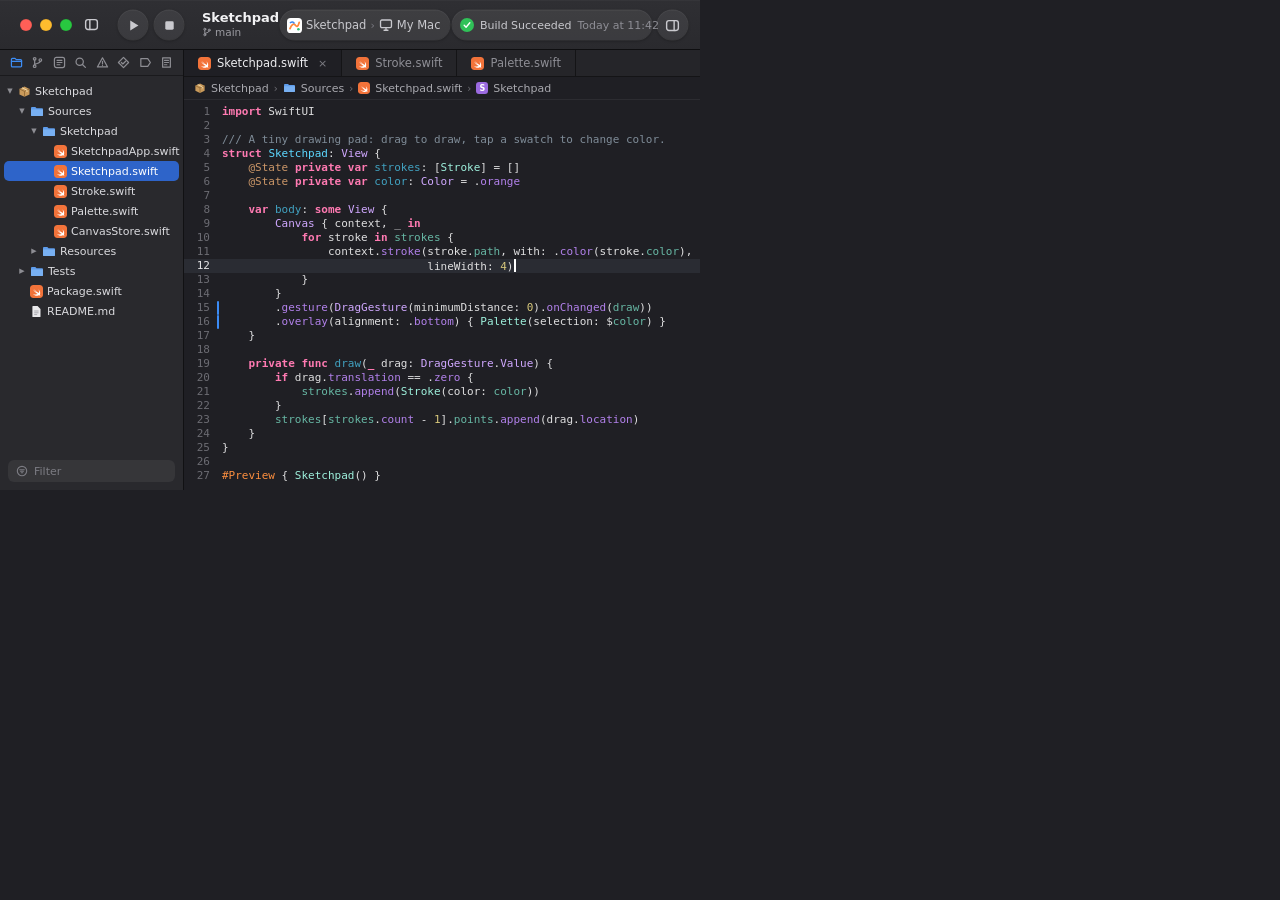
<file: website/mock-windows/code.html>
<!doctype html>
<html lang="en" data-variants="sketchpad">
<head>
<meta charset="utf-8">
<meta name="window-title" data-v="sketchpad" content="Sketchpad.swift">
<title>Xcode</title>
<link rel="stylesheet" href="shared.css">
<script src="mock.js" defer></script>
<style>
  body { --w: 700px; --h: 490px; --nav: 184px; background: #1F1F24; color: #DFDFE0; }

  .toolbar {
    position: absolute; left: 0; right: 0; top: 0; height: 50px; z-index: 3;
    background: linear-gradient(#2F2F33, #2A2A2E);
    border-bottom: 0.5px solid #0E0E10;
    box-shadow: inset 0 0.5px 0 rgba(255, 255, 255, 0.06);
  }
  .toolbar .lights { top: 19px; }
  .tb { position: absolute; top: 10px; color: #C9C9CE; }
  .tb.navtoggle { left: 84px; top: 17px; }
  .tb.run { left: 118px; display: flex; gap: 0; }
  .tb.run .cap, .tb.right .cap { height: 30px; }
  .tb.run .cap { width: 30px; padding: 0; }
  .tb.run .cap + .cap { margin-left: 6px; }
  .tb .g { width: 15px; height: 15px; }
  .proj { position: absolute; left: 202px; top: 11px; line-height: 1.15; }
  .proj b { display: block; font-size: 13px; font-weight: 700; color: #F2F2F4; }
  .proj span { display: flex; align-items: center; gap: 3px; font-size: 10.5px; color: #9A9AA0; }
  .proj span .g { width: 10px; height: 10px; }
  .scheme { position: absolute; left: 280px; top: 10px; gap: 4px; padding: 0 9px 0 7px; font-size: 11.5px; font-weight: 500; color: #E2E2E6; white-space: nowrap; }
  .scheme .ic { width: 15px; height: 15px; flex: none; }
  .scheme .sep { color: #77777E; font-size: 11px; }
  .scheme .g { width: 14px; height: 14px; color: #C9C9CE; }
  .activity {
    position: absolute; left: 452px; top: 10px; width: 200px; gap: 6px; justify-content: flex-start; padding: 0 10px 0 8px;
    font-size: 11px; font-weight: 500; color: #E2E2E6; white-space: nowrap;
  }
  .activity .ok { width: 14px; height: 14px; border-radius: 50%; background: #30C158; display: grid; place-items: center; flex: none; }
  .activity .ok .g { width: 10px; height: 10px; color: #fff; stroke-width: 2.2; }
  .activity .when { margin-left: auto; color: #8E8E95; font-weight: 400; }
  .tb.right { right: 12px; display: flex; gap: 8px; }

  /* Navigator */
  .nav { position: absolute; left: 0; top: 50px; bottom: 0; width: var(--nav); background: #29292D; border-right: 0.5px solid #111113; }
  .navtabs { height: 26px; display: flex; align-items: center; justify-content: space-between; padding: 0 10px; border-bottom: 0.5px solid #1A1A1D; color: #8D8D93; }
  .navtabs .g { width: 13px; height: 13px; }
  .navtabs .on { color: #3D8DF5; }
  .tree { padding: 5px 4px 0; font-size: 11px; }
  .tree div { display: flex; align-items: center; gap: 4px; height: 20px; padding-left: calc(var(--d) * 12px + 2px); border-radius: 5px; white-space: nowrap; color: #DADADE; }
  .tree .tw { width: 8px; flex: none; color: #8D8D93; font-size: 7px; text-align: center; }
  .tree .sel { background: #2E64C9; color: #fff; }
  .fold { width: 14px; height: 11px; flex: none; }
  .sw { width: 13px; height: 13px; flex: none; border-radius: 3px; }
  .filter {
    position: absolute; left: 8px; right: 8px; bottom: 8px; height: 22px; border-radius: 6px; display: flex; align-items: center; gap: 6px; padding: 0 8px;
    background: rgba(255, 255, 255, 0.06); color: #7C7C83; font-size: 11px;
  }
  .filter .g { width: 12px; height: 12px; }

  /* Editor */
  .editor { position: absolute; left: var(--nav); right: 0; top: 50px; bottom: 0; }
  .tabs { height: 27px; display: flex; background: #252529; border-bottom: 0.5px solid #141416; }
  .tab { display: flex; align-items: center; gap: 6px; padding: 0 14px; font-size: 11.5px; color: #8E8E95; border-right: 0.5px solid #141416; }
  .tab.on { background: #1F1F24; color: #EDEDF0; }
  .tab .x { color: #7C7C83; font-size: 11px; margin-left: 4px; }
  .jump { height: 23px; display: flex; align-items: center; gap: 5px; padding: 0 10px; font-size: 11px; color: #A9A9AF; border-bottom: 0.5px solid #2C2C31; }
  .jump .chev { color: #6C6C72; font-size: 10px; }
  .sym { width: 12px; height: 12px; border-radius: 3px; display: grid; place-items: center; font-size: 8px; font-weight: 700; color: #fff; flex: none; }
  .code { position: relative; padding-top: 5px; font-family: var(--mono); font-size: 11px; line-height: 14px; }
  .ln { display: block; height: 14px; white-space: pre; }
  .ln i { display: inline-block; width: 38px; height: 14px; text-align: right; padding-right: 12px; color: #6C6C73; font-style: normal; position: relative; vertical-align: top; }
  .ln.cur { background: #2A2C33; }
  .ln.cur i { color: #E4E4E6; }
  .ln.chg i::after { content: ""; position: absolute; right: 3px; top: 0; bottom: 0; width: 2.5px; background: #3B8BF5; border-radius: 1px; }
  .k { color: #FF7AB2; font-weight: 600; }   /* keywords */
  .td { color: #5DD8FF; }                    /* type declarations */
  .t { color: #9EF1DD; }                     /* the project's types */
  .ts { color: #D0A8FF; }                    /* system types */
  .dl { color: #41A1C0; }                    /* other declarations */
  .f { color: #67B7A4; }                     /* the project's properties and functions */
  .fs { color: #B281EB; }                    /* system properties and functions */
  .at { color: #CC9768; }                    /* attributes */
  .pp { color: #FD8F3F; }                    /* macros */
  .c { color: #7F8C98; }                     /* comments */
  .n { color: #D9C97C; }                     /* numbers */
  .caret { display: inline-block; width: 1.5px; height: 13px; background: #FFFFFF; vertical-align: -2px; margin-left: 1px; }
</style>
</head>
<body>

<header class="toolbar">
  <div class="lights"><i></i><i></i><i></i></div>
  <span class="tb navtoggle"><svg class="g"><use href="#g-sidebar"/></svg></span>
  <div class="tb run dark"><span class="cap"><svg class="g"><use href="#g-play"/></svg></span><span class="cap"><svg class="g"><use href="#g-stop"/></svg></span></div>
  <div class="proj"><b>Sketchpad</b><span><svg class="g"><use href="#g-branch"/></svg>main</span></div>
  <div class="dark"><span class="cap scheme"><svg class="ic"><use href="#appicon"/></svg>Sketchpad<span class="sep">›</span><svg class="g"><use href="#g-desktop"/></svg>My Mac</span></div>
  <div class="dark"><span class="cap activity"><span class="ok"><svg class="g"><use href="#g-checkmark"/></svg></span>Build Succeeded<span class="when">Today at 11:42</span></span></div>
  <div class="tb right dark"><span class="cap"><svg class="g"><use href="#g-inspector"/></svg></span></div>
</header>

<svg width="0" height="0" style="position:absolute">
  <defs>
    <symbol id="swift" viewBox="0 0 13 13">
      <rect width="13" height="13" rx="3" fill="#F2733A"/>
      <path d="M9.9 9.4c.8-1.4.2-3.6-1.6-5.2.9 1.4 1 2.9.5 3.8-1.5-1-3.5-2.6-5-4.3 1 1.5 2.1 2.6 3.2 3.6C5.6 6.6 4 5.3 3 4.4c1.3 1.9 3.3 3.8 4.7 4.7-1.4.7-3.4.6-5-.4 1.3 1.6 3.8 2.5 5.6 1.8.8-.3 1.3-.3 1.9.4.1-.5 0-1.1-.3-1.5z" fill="#fff"/>
    </symbol>
    <symbol id="fold" viewBox="0 0 14 11">
      <path d="M1 2.1C1 1.5 1.5 1 2.1 1h3.2l1.3 1.3h5.3c.6 0 1.1.5 1.1 1.1v5.5c0 .6-.5 1.1-1.1 1.1H2.1C1.5 10 1 9.5 1 8.9z" fill="#5E9CEB"/>
      <path d="M1 3.6h12v5.3c0 .6-.5 1.1-1.1 1.1H2.1C1.5 10 1 9.5 1 8.9z" fill="#78B0F2"/>
    </symbol>
    <symbol id="pkg" viewBox="0 0 13 13">
      <path d="M1.5 4 6.5 1.6 11.5 4V9.4L6.5 11.8 1.5 9.4Z" fill="#C99A5B"/>
      <path d="M1.5 4 6.5 6.4 11.5 4M6.5 6.4V11.8" stroke="#8C6533" stroke-width=".8" fill="none"/>
      <path d="M4 2.8 9 5.2V7" stroke="#F1D9A8" stroke-width="1" fill="none"/>
    </symbol>
    <symbol id="doc" viewBox="0 0 13 13">
      <path d="M3 1h4.6L10.5 3.9V11.4a.6.6 0 0 1-.6.6H3a.6.6 0 0 1-.6-.6V1.6A.6.6 0 0 1 3 1z" fill="#E9E9EC"/>
      <path d="M4.2 6h4.4M4.2 7.8h4.4M4.2 9.6h3" stroke="#9A9AA0" stroke-width=".8"/>
    </symbol>
    <symbol id="appicon" viewBox="0 0 15 15">
      <rect width="15" height="15" rx="3.6" fill="#FFFFFF"/>
      <path d="M3 10.6C4.6 6.4 6.8 5 8.2 7S10.8 9.6 12.2 4.4" stroke="#FF8A3D" stroke-width="1.8" fill="none" stroke-linecap="round"/>
      <path d="M3.4 4.6C5 3.6 6.4 4 7 5" stroke="#3A86F0" stroke-width="1.5" fill="none" stroke-linecap="round"/>
      <circle cx="11.4" cy="11.2" r="1.3" fill="#34C27A"/>
    </symbol>
  </defs>
</svg>

<aside class="nav">
  <div class="navtabs">
    <svg class="g on"><use href="#g-folder"/></svg>
    <svg class="g"><use href="#g-branch"/></svg>
    <svg class="g"><use href="#g-symbols"/></svg>
    <svg class="g"><use href="#g-search"/></svg>
    <svg class="g"><use href="#g-warn"/></svg>
    <svg class="g"><use href="#g-test"/></svg>
    <svg class="g"><use href="#g-breakpoint"/></svg>
    <svg class="g"><use href="#g-report"/></svg>
  </div>
  <div class="tree">
    <div style="--d:0"><span class="tw">▼</span><svg class="sw"><use href="#pkg"/></svg>Sketchpad</div>
    <div style="--d:1"><span class="tw">▼</span><svg class="fold"><use href="#fold"/></svg>Sources</div>
    <div style="--d:2"><span class="tw">▼</span><svg class="fold"><use href="#fold"/></svg>Sketchpad</div>
    <div style="--d:3"><span class="tw"></span><svg class="sw"><use href="#swift"/></svg>SketchpadApp.swift</div>
    <div style="--d:3" class="sel"><span class="tw"></span><svg class="sw"><use href="#swift"/></svg>Sketchpad.swift</div>
    <div style="--d:3"><span class="tw"></span><svg class="sw"><use href="#swift"/></svg>Stroke.swift</div>
    <div style="--d:3"><span class="tw"></span><svg class="sw"><use href="#swift"/></svg>Palette.swift</div>
    <div style="--d:3"><span class="tw"></span><svg class="sw"><use href="#swift"/></svg>CanvasStore.swift</div>
    <div style="--d:2"><span class="tw">▶</span><svg class="fold"><use href="#fold"/></svg>Resources</div>
    <div style="--d:1"><span class="tw">▶</span><svg class="fold"><use href="#fold"/></svg>Tests</div>
    <div style="--d:1"><span class="tw"></span><svg class="sw"><use href="#swift"/></svg>Package.swift</div>
    <div style="--d:1"><span class="tw"></span><svg class="sw"><use href="#doc"/></svg>README.md</div>
  </div>
  <div class="filter"><svg class="g"><use href="#g-filter"/></svg>Filter</div>
</aside>

<section class="editor">
  <div class="tabs">
    <div class="tab on"><svg class="sw"><use href="#swift"/></svg>Sketchpad.swift<span class="x">×</span></div>
    <div class="tab"><svg class="sw"><use href="#swift"/></svg>Stroke.swift</div>
    <div class="tab"><svg class="sw"><use href="#swift"/></svg>Palette.swift</div>
  </div>
  <div class="jump">
    <svg class="sw" style="width:12px;height:12px"><use href="#pkg"/></svg>Sketchpad<span class="chev">›</span>
    <svg class="fold" style="width:13px;height:10px"><use href="#fold"/></svg>Sources<span class="chev">›</span>
    <svg class="sw" style="width:12px;height:12px"><use href="#swift"/></svg>Sketchpad.swift<span class="chev">›</span>
    <span class="sym" style="background:#9B6AE0">S</span>Sketchpad
  </div>
  <div class="code">
<div class="ln"><i>1</i><span class="k">import</span> SwiftUI</div>
<div class="ln"><i>2</i></div>
<div class="ln"><i>3</i><span class="c">/// A tiny drawing pad: drag to draw, tap a swatch to change color.</span></div>
<div class="ln"><i>4</i><span class="k">struct</span> <span class="td">Sketchpad</span>: <span class="ts">View</span> {</div>
<div class="ln"><i>5</i>    <span class="at">@State</span> <span class="k">private var</span> <span class="dl">strokes</span>: [<span class="t">Stroke</span>] = []</div>
<div class="ln"><i>6</i>    <span class="at">@State</span> <span class="k">private var</span> <span class="dl">color</span>: <span class="ts">Color</span> = .<span class="fs">orange</span></div>
<div class="ln"><i>7</i></div>
<div class="ln"><i>8</i>    <span class="k">var</span> <span class="dl">body</span>: <span class="k">some</span> <span class="ts">View</span> {</div>
<div class="ln"><i>9</i>        <span class="ts">Canvas</span> { context, _ <span class="k">in</span></div>
<div class="ln"><i>10</i>            <span class="k">for</span> stroke <span class="k">in</span> <span class="f">strokes</span> {</div>
<div class="ln"><i>11</i>                context.<span class="fs">stroke</span>(stroke.<span class="f">path</span>, with: .<span class="fs">color</span>(stroke.<span class="f">color</span>),</div>
<div class="ln cur"><i>12</i>                               lineWidth: <span class="n">4</span>)<span class="caret"></span></div>
<div class="ln"><i>13</i>            }</div>
<div class="ln"><i>14</i>        }</div>
<div class="ln chg"><i>15</i>        .<span class="fs">gesture</span>(<span class="ts">DragGesture</span>(minimumDistance: <span class="n">0</span>).<span class="fs">onChanged</span>(<span class="f">draw</span>))</div>
<div class="ln chg"><i>16</i>        .<span class="fs">overlay</span>(alignment: .<span class="fs">bottom</span>) { <span class="t">Palette</span>(selection: $<span class="f">color</span>) }</div>
<div class="ln"><i>17</i>    }</div>
<div class="ln"><i>18</i></div>
<div class="ln"><i>19</i>    <span class="k">private func</span> <span class="dl">draw</span>(<span class="k">_</span> drag: <span class="ts">DragGesture</span>.<span class="ts">Value</span>) {</div>
<div class="ln"><i>20</i>        <span class="k">if</span> drag.<span class="fs">translation</span> == .<span class="fs">zero</span> {</div>
<div class="ln"><i>21</i>            <span class="f">strokes</span>.<span class="fs">append</span>(<span class="t">Stroke</span>(color: <span class="f">color</span>))</div>
<div class="ln"><i>22</i>        }</div>
<div class="ln"><i>23</i>        <span class="f">strokes</span>[<span class="f">strokes</span>.<span class="fs">count</span> - <span class="n">1</span>].<span class="f">points</span>.<span class="fs">append</span>(drag.<span class="fs">location</span>)</div>
<div class="ln"><i>24</i>    }</div>
<div class="ln"><i>25</i>}</div>
<div class="ln"><i>26</i></div>
<div class="ln"><i>27</i><span class="pp">#Preview</span> { <span class="t">Sketchpad</span>() }</div>
  </div>
</section>

</body>
</html>
</file>
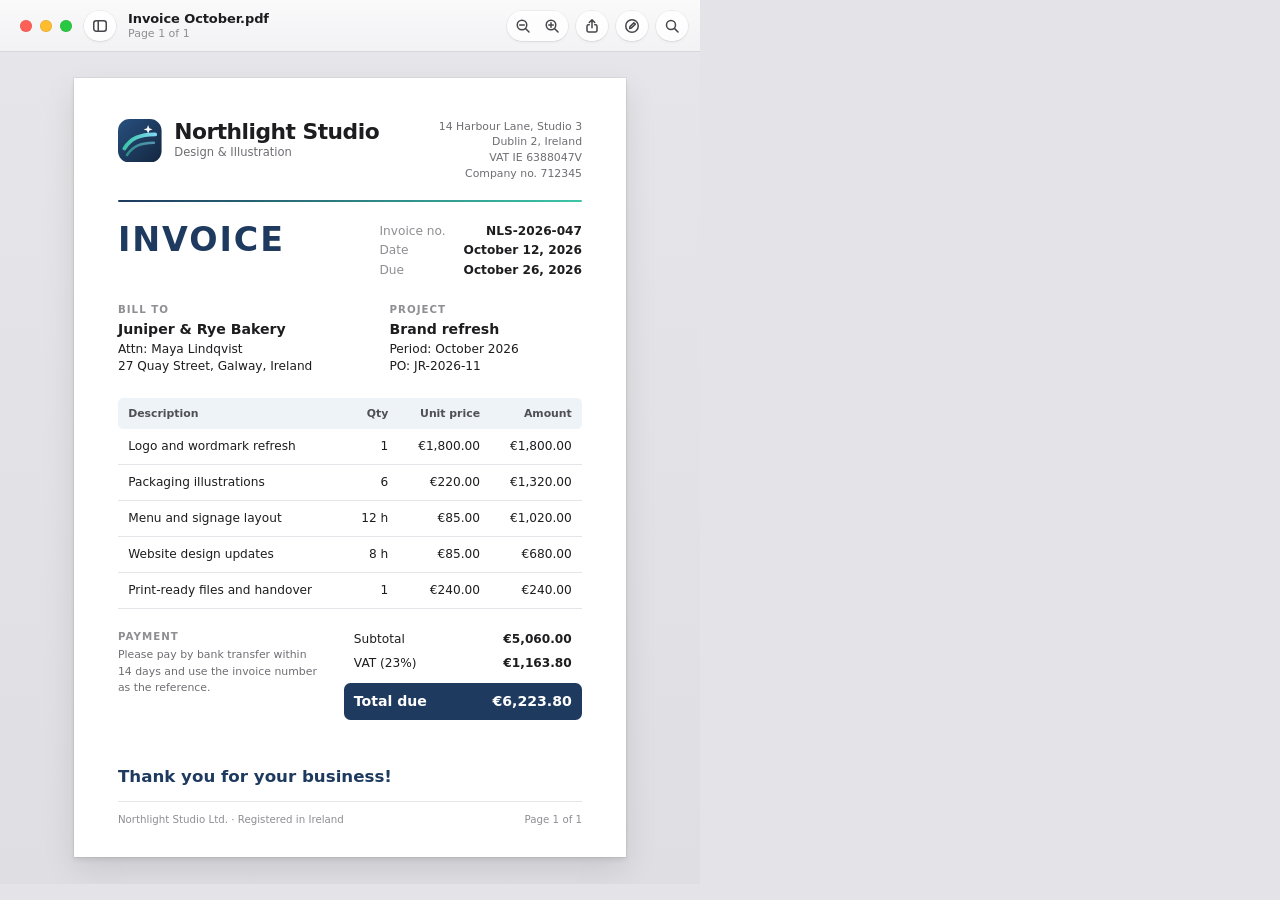
<file: website/mock-windows/document.html>
<!doctype html>
<html lang="en" data-variants="invoice">
<head>
<meta charset="utf-8">
<meta name="window-title" data-v="invoice" content="Invoice October.pdf">
<title>Preview</title>
<link rel="stylesheet" href="shared.css">
<script src="mock.js" defer></script>
<style>
  body { --w: 700px; --h: 884px; --ink: #1E3A5F; --mint: #3CC6A7; background: #E4E4E8; }

  .toolbar {
    position: absolute; left: 0; right: 0; top: 0; height: 52px; z-index: 2;
    background: linear-gradient(#FAFAFB, #F2F2F4); border-bottom: 0.5px solid #D6D6DC;
    display: flex; align-items: center; gap: 8px; padding: 0 12px 0 84px;
  }
  .toolbar .cap { gap: 13px; }
  .doc-title { margin-left: 4px; line-height: 1.2; }
  .doc-title b { display: block; font-size: 13px; font-weight: 700; letter-spacing: -0.1px; }
  .doc-title span { display: block; font-size: 11px; color: #8E8E93; }
  .toolbar .sp { flex: 1; }

  .canvas { position: absolute; left: 0; right: 0; top: 52px; bottom: 0; background: linear-gradient(#E6E6EA, #DEDEE3); }
  /* The page is laid out at 430 × 608 and shown larger, so the window is as wide as the others. */
  .page {
    position: absolute; left: 58px; top: 20px; width: 430px; height: 608px; background: #FFFFFF; zoom: calc(700 / 546);
    box-shadow: 0 0 0 0.5px rgba(0, 0, 0, 0.08), 0 2px 4px rgba(0, 0, 0, 0.08), 0 10px 24px rgba(0, 0, 0, 0.10);
    padding: 32px 34px 0; color: #1D1D1F; font-size: 9.5px; line-height: 1.4;
  }

  .letterhead { display: flex; align-items: flex-start; gap: 10px; }
  .letterhead svg { width: 34px; height: 34px; flex: none; }
  .company b { display: block; font-size: 17px; font-weight: 800; letter-spacing: -0.4px; line-height: 1.15; }
  .company span { display: block; font-size: 9px; color: #6E6E73; }
  .addr { margin-left: auto; text-align: right; font-size: 8.5px; color: #6E6E73; line-height: 1.45; }
  .rule { margin-top: 14px; height: 2px; background: linear-gradient(90deg, var(--ink), var(--mint)); border-radius: 1px; }

  .title-row { margin-top: 16px; display: flex; align-items: flex-start; }
  .title-row h1 { font-size: 26px; font-weight: 800; letter-spacing: 1.5px; color: var(--ink); line-height: 1; }
  .meta { margin-left: auto; display: grid; grid-template-columns: auto auto; gap: 2px 14px; font-size: 9.5px; }
  .meta dt { color: #8E8E93; }
  .meta dd { text-align: right; font-weight: 600; }

  .parties { margin-top: 18px; display: flex; gap: 24px; }
  .parties .label { font-size: 8px; font-weight: 700; letter-spacing: 0.8px; color: #8E8E93; margin-bottom: 3px; }
  .parties .who { font-size: 11px; font-weight: 700; margin-bottom: 1px; }
  .parties .col { flex: 1; }
  .parties .col + .col { flex: 0.8; }

  table { margin-top: 18px; width: 100%; border-collapse: collapse; font-size: 9.5px; }
  th { text-align: left; font-size: 8.5px; font-weight: 700; color: #4F4F55; background: #EEF3F7; padding: 6px 8px; }
  th:first-child { border-radius: 4px 0 0 4px; }
  th:last-child { border-radius: 0 4px 4px 0; }
  td { padding: 7px 8px; border-bottom: 0.5px solid #E5E5EA; }
  th.r, td.r { text-align: right; white-space: nowrap; }
  td.desc { font-weight: 500; }

  .bottom { margin-top: 14px; display: flex; align-items: flex-start; gap: 20px; }
  .note { flex: 1; font-size: 8.5px; color: #6E6E73; line-height: 1.5; padding-top: 2px; }
  .note b { display: block; font-size: 8px; letter-spacing: 0.8px; color: #8E8E93; margin-bottom: 2px; }
  .totals { width: 186px; font-size: 9.5px; }
  .totals div { display: flex; justify-content: space-between; padding: 3px 8px; }
  .totals div span:last-child { font-weight: 600; }
  .totals .grand { margin-top: 5px; padding: 7px 8px; border-radius: 5px; background: var(--ink); color: #fff; font-size: 11px; font-weight: 700; }

  .thanks { position: absolute; left: 34px; right: 34px; bottom: 54px; font-size: 13px; font-weight: 700; color: var(--ink); }
  .footer {
    position: absolute; left: 34px; right: 34px; bottom: 24px; padding-top: 8px; border-top: 0.5px solid #E5E5EA;
    display: flex; justify-content: space-between; font-size: 8px; color: #8E8E93;
  }
</style>
</head>
<body>

<header class="toolbar">
  <div class="lights"><i></i><i></i><i></i></div>
  <div class="cap"><svg class="g"><use href="#g-sidebar"/></svg></div>
  <div class="doc-title">
    <b>Invoice October.pdf</b>
    <span>Page 1 of 1</span>
  </div>
  <span class="sp"></span>
  <div class="cap"><svg class="g"><use href="#g-zoom-out"/></svg><svg class="g"><use href="#g-zoom-in"/></svg></div>
  <div class="cap"><svg class="g"><use href="#g-share"/></svg></div>
  <div class="cap"><svg class="g"><use href="#g-markup"/></svg></div>
  <div class="cap"><svg class="g"><use href="#g-search"/></svg></div>
</header>

<main class="canvas">
  <article class="page">
    <div class="letterhead">
      <svg viewBox="0 0 34 34">
        <defs>
          <linearGradient id="nl" x1="0" y1="0" x2="1" y2="1"><stop offset="0" stop-color="#27507F"/><stop offset="1" stop-color="#14263F"/></linearGradient>
          <linearGradient id="nl-glow" x1="0" y1="0" x2="1" y2="0"><stop offset="0" stop-color="#3CC6A7"/><stop offset="1" stop-color="#7FD6F2"/></linearGradient>
        </defs>
        <rect width="34" height="34" rx="9" fill="url(#nl)"/>
        <path d="M5 23C10 15 17 12 29 12" stroke="url(#nl-glow)" stroke-width="3" fill="none" stroke-linecap="round"/>
        <path d="M7 28C12 21 18 18.5 28 18.5" stroke="url(#nl-glow)" stroke-width="2" fill="none" stroke-linecap="round" opacity=".6"/>
        <path d="M23.5 4.6 24.4 7.2 27 8.1 24.4 9 23.5 11.6 22.6 9 20 8.1 22.6 7.2Z" fill="#FFFFFF"/>
      </svg>
      <div class="company">
        <b>Northlight Studio</b>
        <span>Design &amp; Illustration</span>
      </div>
      <div class="addr">
        14 Harbour Lane, Studio 3<br>
        Dublin 2, Ireland<br>
        VAT IE 6388047V<br>
        Company no. 712345
      </div>
    </div>
    <div class="rule"></div>

    <div class="title-row">
      <h1>INVOICE</h1>
      <dl class="meta">
        <dt>Invoice no.</dt><dd>NLS-2026-047</dd>
        <dt>Date</dt><dd>October 12, 2026</dd>
        <dt>Due</dt><dd>October 26, 2026</dd>
      </dl>
    </div>

    <div class="parties">
      <div class="col">
        <div class="label">BILL TO</div>
        <div class="who">Juniper &amp; Rye Bakery</div>
        <div>Attn: Maya Lindqvist</div>
        <div>27 Quay Street, Galway, Ireland</div>
      </div>
      <div class="col">
        <div class="label">PROJECT</div>
        <div class="who">Brand refresh</div>
        <div>Period: October 2026</div>
        <div>PO: JR-2026-11</div>
      </div>
    </div>

    <table>
      <thead>
        <tr>
          <th>Description</th>
          <th class="r">Qty</th>
          <th class="r">Unit price</th>
          <th class="r">Amount</th>
        </tr>
      </thead>
      <tbody>
        <tr><td class="desc">Logo and wordmark refresh</td><td class="r">1</td><td class="r">€1,800.00</td><td class="r">€1,800.00</td></tr>
        <tr><td class="desc">Packaging illustrations</td><td class="r">6</td><td class="r">€220.00</td><td class="r">€1,320.00</td></tr>
        <tr><td class="desc">Menu and signage layout</td><td class="r">12 h</td><td class="r">€85.00</td><td class="r">€1,020.00</td></tr>
        <tr><td class="desc">Website design updates</td><td class="r">8 h</td><td class="r">€85.00</td><td class="r">€680.00</td></tr>
        <tr><td class="desc">Print-ready files and handover</td><td class="r">1</td><td class="r">€240.00</td><td class="r">€240.00</td></tr>
      </tbody>
    </table>

    <div class="bottom">
      <div class="note">
        <b>PAYMENT</b>
        Please pay by bank transfer within 14 days and use the invoice number as the reference.
      </div>
      <div class="totals">
        <div><span>Subtotal</span><span>€5,060.00</span></div>
        <div><span>VAT (23%)</span><span>€1,163.80</span></div>
        <div class="grand"><span>Total due</span><span>€6,223.80</span></div>
      </div>
    </div>

    <div class="thanks">Thank you for your business!</div>
    <div class="footer">
      <span>Northlight Studio Ltd. · Registered in Ireland</span>
      <span>Page 1 of 1</span>
    </div>
  </article>
</main>

</body>
</html>
</file>
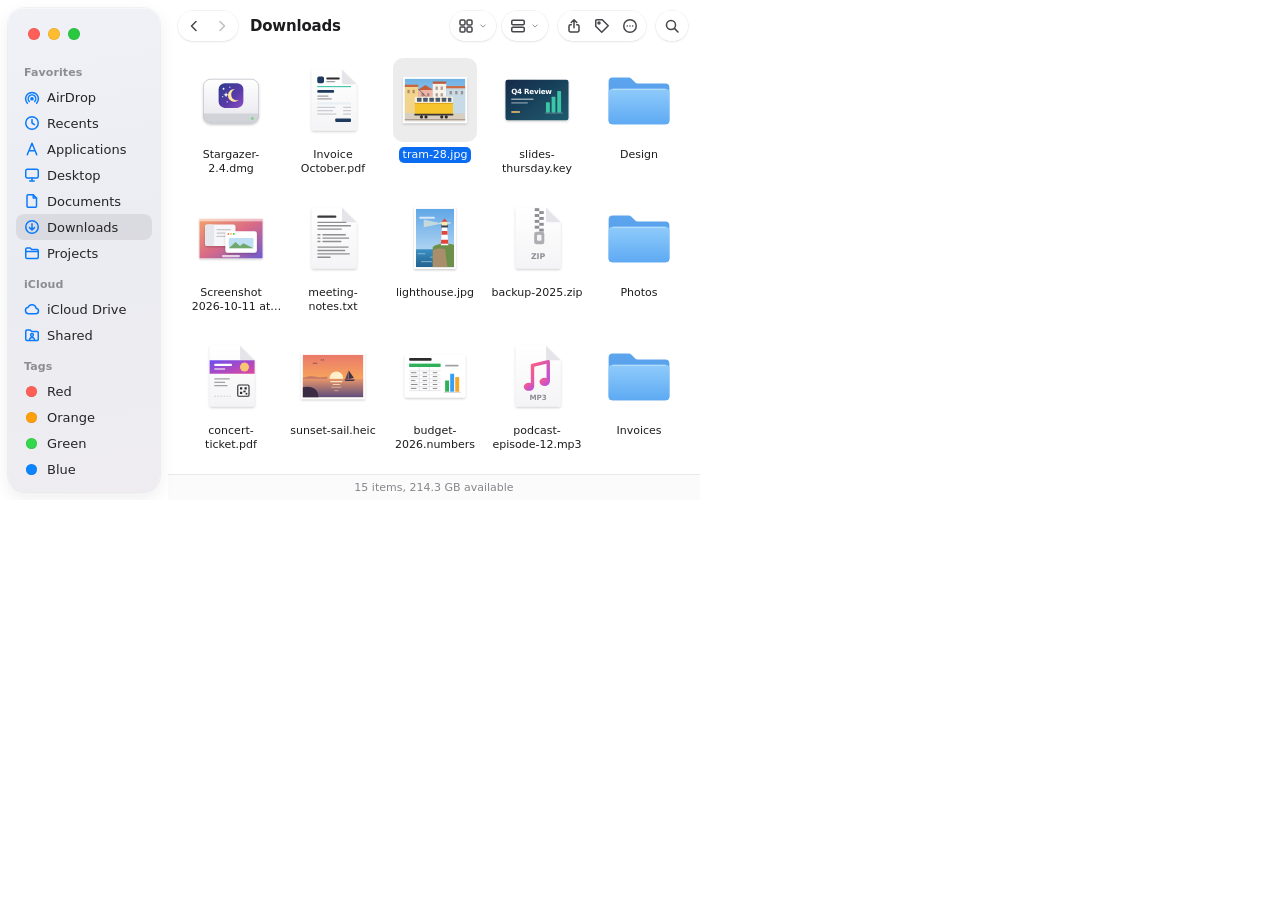
<file: website/mock-windows/finder.html>
<!doctype html>
<html lang="en" data-variants="downloads projects">
<head>
<meta charset="utf-8">
<meta name="window-title" data-v="downloads" content="Downloads">
<meta name="window-title" data-v="projects" content="Projects">
<title>Finder</title>
<link rel="stylesheet" href="shared.css">
<script src="mock.js" defer></script>
<style>
  body { --w: 700px; --h: 500px; --sbw: 152px; background: #FFFFFF; }
  .dotc { width: 11px; height: 11px; border-radius: 50%; flex: none; margin: 0 3px 0 2px; box-shadow: inset 0 0 0 0.5px rgba(0, 0, 0, 0.12); }
  html[data-v="downloads"] .sb-item.downloads,
  html[data-v="projects"] .sb-item.projects { background: rgba(0, 0, 0, 0.075); font-weight: 500; }

  .toolbar { position: absolute; left: 168px; right: 0; top: 0; height: 52px; display: flex; align-items: center; gap: 10px; padding: 0 12px 0 10px; }
  .toolbar .cap { gap: 12px; }
  .toolbar .nav .g:last-child { color: #BDBDC2; }
  .toolbar h1 { font-size: 15px; font-weight: 700; letter-spacing: -0.2px; margin-left: 2px; }
  .toolbar .sp { flex: 1; }
  .toolbar .cap.view { gap: 4px; padding: 0 8px; }
  .toolbar .cap.view .g:nth-child(2) { width: 10px; height: 10px; color: #8A8A90; }
  .toolbar .cap.view + .cap.view { margin-left: -4px; }

  /* Icon view */
  .grid {
    position: absolute; left: 168px; right: 0; top: 52px; bottom: 26px; padding: 6px 10px 0 12px;
    display: grid; grid-template-columns: repeat(5, minmax(0, 1fr)); grid-auto-rows: 138px;
  }
  .file { display: flex; flex-direction: column; align-items: center; min-width: 0; }
  .file .ic { width: 84px; height: 84px; display: grid; place-items: center; border-radius: 10px; }
  .file .ic svg { width: 72px; height: 72px; overflow: visible; }
  .file .name {
    margin-top: 5px; max-width: 102px; padding: 1px 4px; border-radius: 5px; text-align: center;
    font-size: 11px; line-height: 14px; color: #1D1D1F; overflow-wrap: break-word;
    display: -webkit-box; -webkit-line-clamp: 2; -webkit-box-orient: vertical; overflow: hidden;
  }
  .file.sel .ic { background: rgba(0, 0, 0, 0.075); }
  .file.sel .name { background: #0A6CF0; color: #fff; }

  /* List view */
  .lv { position: absolute; left: 168px; right: 0; top: 52px; bottom: 26px; overflow: hidden; }
  .cols, .row { display: grid; grid-template-columns: minmax(0, 1fr) 160px 54px 128px; align-items: center; }
  .cols { height: 25px; margin: 0 8px; padding: 0 8px; font-size: 11px; font-weight: 500; color: #6E6E73; border-bottom: 0.5px solid #E5E5EA; }
  .cols span + span { padding-left: 8px; box-shadow: inset 0.5px 0 0 #E5E5EA; height: 13px; line-height: 13px; }
  .cols .sorted { color: #1D1D1F; display: flex; align-items: center; gap: 4px; }
  .cols .sorted .g { width: 9px; height: 9px; stroke-width: 2; color: #8A8A90; }
  .rows { padding-top: 2px; }
  .row { height: 24px; margin: 0 8px; padding: 0 8px; border-radius: 6px; font-size: 12px; color: #1D1D1F; white-space: nowrap; }
  .row:nth-child(even) { background: #F4F4F6; }
  .row > span { overflow: hidden; text-overflow: ellipsis; }
  .row > span + span { padding-left: 8px; color: #6E6E73; }
  .row .nm { display: flex; align-items: center; gap: 5px; padding-left: calc(var(--d, 0) * 18px); }
  .row .tw { width: 10px; flex: none; display: grid; place-items: center; color: #8A8A90; }
  .row .tw svg { width: 7px; height: 7px; }
  .row .ico { width: 17px; height: 17px; flex: none; }
  .row .nm .t { min-width: 0; overflow: hidden; text-overflow: ellipsis; }
  .row .tag { width: 8px; height: 8px; border-radius: 50%; flex: none; margin-left: 2px; box-shadow: inset 0 0 0 0.5px rgba(0, 0, 0, 0.15); }
  .row.sel { background: #0A6CF0; color: #fff; }
  .row.sel > span + span, .row.sel .tw { color: rgba(255, 255, 255, 0.85); }
  .row.sel .tag { box-shadow: 0 0 0 1.2px #fff; }
  .row.blank { background: transparent; }
  .row.blank:nth-child(even) { background: #F4F4F6; }

  .status {
    position: absolute; left: 168px; right: 0; bottom: 0; height: 26px; display: grid; place-items: center;
    font-size: 11px; color: #86868B; border-top: 0.5px solid #E8E8ED; background: #FBFBFC;
  }
</style>
</head>
<body>

<!-- Shared shapes for the file icons -->
<svg width="0" height="0" style="position:absolute" aria-hidden="true">
  <defs>
    <linearGradient id="fold-front" x1="0" y1="0" x2="0" y2="1"><stop offset="0" stop-color="#8FCBFB"/><stop offset="1" stop-color="#5EAAF3"/></linearGradient>
    <linearGradient id="fold-back" x1="0" y1="0" x2="0" y2="1"><stop offset="0" stop-color="#5DA6EE"/><stop offset="1" stop-color="#4A94E4"/></linearGradient>
    <linearGradient id="paper" x1="0" y1="0" x2="0" y2="1"><stop offset="0" stop-color="#FFFFFF"/><stop offset="1" stop-color="#F4F4F6"/></linearGradient>
    <filter id="drop" x="-20%" y="-20%" width="140%" height="150%">
      <feDropShadow dx="0" dy="1" stdDeviation="1.1" flood-color="#000" flood-opacity=".22"/>
    </filter>
    <symbol id="folder" viewBox="0 0 64 64">
      <path d="M5 15.5A3.5 3.5 0 0 1 8.5 12h14.2c1 0 1.9.4 2.6 1.1l3.1 3.1c.7.7 1.6 1.1 2.6 1.1h24.5A3.5 3.5 0 0 1 59 20.8V50a3.5 3.5 0 0 1-3.5 3.5h-47A3.5 3.5 0 0 1 5 50z" fill="url(#fold-back)"/>
      <rect x="5" y="22" width="54" height="31.5" rx="3.5" fill="url(#fold-front)"/>
      <path d="M8.5 22.6H55.5" stroke="#B9E0FE" stroke-width="1" opacity=".9"/>
    </symbol>
    <symbol id="page" viewBox="0 0 64 64">
      <path d="M14 5h26l13 13v39.5a1.5 1.5 0 0 1-1.5 1.5h-37A1.5 1.5 0 0 1 13 57.5v-51A1.5 1.5 0 0 1 14 5z" fill="url(#paper)" filter="url(#drop)"/>
      <path d="M40 5v11.5a1.5 1.5 0 0 0 1.5 1.5H53z" fill="#E4E4E9"/>
    </symbol>
    <!-- small icons for the list view -->
    <symbol id="s-folder" viewBox="0 0 17 17">
      <path d="M1.5 4.2c0-.6.5-1.1 1.1-1.1h3.6c.3 0 .6.1.8.3l.9.9c.2.2.5.3.8.3h5.7c.6 0 1.1.5 1.1 1.1v7.7c0 .6-.5 1.1-1.1 1.1H2.6c-.6 0-1.1-.5-1.1-1.1z" fill="#58A3EE"/>
      <rect x="1.5" y="5.9" width="14" height="8.7" rx="1.1" fill="#86C3FA"/>
    </symbol>
    <symbol id="s-doc" viewBox="0 0 17 17">
      <path d="M4 1.5h6.2l3.3 3.3v10a.7.7 0 0 1-.7.7H4a.7.7 0 0 1-.7-.7V2.2A.7.7 0 0 1 4 1.5z" fill="#FFFFFF" stroke="#C9C9CF" stroke-width=".6"/>
      <path d="M10.2 1.5v3.3h3.3" fill="#ECECF0" stroke="#C9C9CF" stroke-width=".6"/>
    </symbol>
  </defs>
</svg>

<aside class="sidebar">
  <div class="lights"><i></i><i></i><i></i></div>
  <div class="sb-head">Favorites</div>
  <div class="sb-item"><svg class="g"><use href="#g-airdrop"/></svg>AirDrop</div>
  <div class="sb-item"><svg class="g"><use href="#g-clock"/></svg>Recents</div>
  <div class="sb-item"><svg class="g"><use href="#g-apps"/></svg>Applications</div>
  <div class="sb-item"><svg class="g"><use href="#g-desktop"/></svg>Desktop</div>
  <div class="sb-item"><svg class="g"><use href="#g-doc"/></svg>Documents</div>
  <div class="sb-item downloads"><svg class="g"><use href="#g-download"/></svg>Downloads</div>
  <div class="sb-item projects"><svg class="g"><use href="#g-folder"/></svg>Projects</div>
  <div class="sb-head">iCloud</div>
  <div class="sb-item"><svg class="g"><use href="#g-cloud"/></svg>iCloud Drive</div>
  <div class="sb-item"><svg class="g"><use href="#g-shared"/></svg>Shared</div>
  <div class="sb-head">Tags</div>
  <div class="sb-item"><span class="dotc" style="background:#FF5F57"></span>Red</div>
  <div class="sb-item"><span class="dotc" style="background:#FF9F0A"></span>Orange</div>
  <div class="sb-item"><span class="dotc" style="background:#32D74B"></span>Green</div>
  <div class="sb-item"><span class="dotc" style="background:#0A84FF"></span>Blue</div>
</aside>

<header class="toolbar">
  <div class="cap nav"><svg class="g"><use href="#g-chev-l"/></svg><svg class="g"><use href="#g-chev-r"/></svg></div>
  <h1><span data-v="downloads">Downloads</span><span data-v="projects">Projects</span></h1>
  <span class="sp"></span>
  <div class="cap view"><svg class="g" data-v="downloads"><use href="#g-grid4"/></svg><svg class="g" data-v="projects"><use href="#g-list"/></svg><svg class="g"><use href="#g-chev-d"/></svg></div>
  <div class="cap view"><svg class="g"><use href="#g-group"/></svg><svg class="g"><use href="#g-chev-d"/></svg></div>
  <div class="cap"><svg class="g"><use href="#g-share"/></svg><svg class="g"><use href="#g-tag"/></svg><svg class="g"><use href="#g-more-c"/></svg></div>
  <div class="cap"><svg class="g"><use href="#g-search"/></svg></div>
</header>

<!-- ============ Downloads, as icons ============ -->
<main class="grid" data-v="downloads">

  <!-- disk image of a stargazing app -->
  <div class="file">
    <div class="ic"><svg viewBox="0 0 64 64">
      <defs>
        <linearGradient id="dmg-top" x1="0" y1="0" x2="0" y2="1"><stop offset="0" stop-color="#FFFFFF"/><stop offset="1" stop-color="#E6E6EB"/></linearGradient>
        <linearGradient id="night" x1="0" y1="0" x2="1" y2="1"><stop offset="0" stop-color="#2B3C8F"/><stop offset=".6" stop-color="#5A3AA8"/><stop offset="1" stop-color="#8D4FC4"/></linearGradient>
      </defs>
      <g filter="url(#drop)">
        <rect x="7" y="13" width="50" height="40" rx="7" fill="url(#dmg-top)"/>
      </g>
      <path d="M7 44h50v2a7 7 0 0 1-7 7H14a7 7 0 0 1-7-7z" fill="#D2D2D9"/>
      <rect x="7.5" y="13.5" width="49" height="39" rx="6.5" fill="none" stroke="#C9C9D0" stroke-width=".8"/>
      <rect x="21" y="17" width="22" height="22" rx="5.5" fill="url(#night)"/>
      <path d="M35.6 22.4a5.6 5.6 0 1 0 3.2 9.6 4.6 4.6 0 1 1-3.2-9.6z" fill="#FFE7A3"/>
      <g fill="#FFFFFF"><circle cx="25.4" cy="22" r=".8"/><circle cx="28.6" cy="33.6" r=".6"/><circle cx="24.6" cy="29" r=".5"/><circle cx="31" cy="20.6" r=".5"/></g>
      <path d="M27.6 25.2 28.3 26.8 30 27.4 28.3 28 27.6 29.6 26.9 28 25.2 27.4 26.9 26.8Z" fill="#FFFFFF"/>
      <circle cx="51" cy="48.5" r="1.3" fill="#7FD48C"/>
    </svg></div>
    <div class="name">Stargazer-2.4.dmg</div>
  </div>

  <!-- invoice PDF, first page as preview -->
  <div class="file">
    <div class="ic"><svg viewBox="0 0 64 64">
      <use href="#page"/>
      <rect x="18" y="11" width="6" height="6" rx="1.5" fill="#1E3A5F"/>
      <rect x="26" y="12" width="12" height="1.8" rx=".9" fill="#2C2C2E"/>
      <rect x="26" y="15" width="8" height="1.2" rx=".6" fill="#A1A1A6"/>
      <rect x="18" y="19.6" width="30" height="1" fill="#3CC6A7"/>
      <rect x="18" y="23" width="15" height="2.6" rx="1" fill="#1E3A5F"/>
      <rect x="18" y="28" width="10" height="1.2" rx=".6" fill="#A1A1A6"/>
      <rect x="18" y="30.4" width="13" height="1.2" rx=".6" fill="#A1A1A6"/>
      <rect x="18" y="34" width="30" height="2.2" fill="#EAF1F6"/>
      <g fill="#C7C7CC"><rect x="18" y="38" width="16" height="1"/><rect x="41" y="38" width="7" height="1"/><rect x="18" y="41" width="14" height="1"/><rect x="41" y="41" width="7" height="1"/><rect x="18" y="44" width="17" height="1"/><rect x="41" y="44" width="7" height="1"/></g>
      <rect x="34" y="48.5" width="14" height="3" rx=".8" fill="#1E3A5F"/>
    </svg></div>
    <div class="name">Invoice October.pdf</div>
  </div>

  <!-- a photo of the tram (selected) -->
  <div class="file sel">
    <div class="ic"><svg viewBox="0 0 64 64">
      <defs>
        <linearGradient id="tram-sky" x1="0" y1="0" x2="0" y2="1"><stop offset="0" stop-color="#6FB1E4"/><stop offset="1" stop-color="#BFE0F4"/></linearGradient>
        <clipPath id="tram-clip"><rect x="5" y="13" width="54" height="38"/></clipPath>
      </defs>
      <rect x="3.5" y="11.5" width="57" height="41" fill="#fff" filter="url(#drop)"/>
      <g clip-path="url(#tram-clip)">
        <rect x="5" y="13" width="54" height="38" fill="url(#tram-sky)"/>
        <rect x="5" y="20" width="12" height="24" fill="#F2D48C"/><rect x="5" y="18.4" width="12" height="2" fill="#C8653F"/>
        <rect x="17" y="23" width="13" height="21" fill="#EDB5A8"/><path d="M16.6 23.2 23.5 18.6 30.4 23.2Z" fill="#C25E3B"/>
        <rect x="30" y="17" width="12" height="27" fill="#F7F2EA"/><rect x="30" y="15.6" width="12" height="2" fill="#B95B38"/>
        <rect x="42" y="21" width="17" height="23" fill="#C7DAE6"/><rect x="42" y="19.6" width="17" height="2" fill="#CF6B43"/>
        <g fill="#6F5647" opacity=".55">
          <rect x="7.5" y="23" width="2" height="3"/><rect x="12" y="23" width="2" height="3"/><rect x="20" y="26" width="2" height="3"/><rect x="25" y="26" width="2" height="3"/>
          <rect x="32.5" y="20" width="2" height="3"/><rect x="37" y="20" width="2" height="3"/><rect x="32.5" y="26" width="2" height="3"/><rect x="37" y="26" width="2" height="3"/>
          <rect x="45" y="24" width="2" height="3"/><rect x="50" y="24" width="2" height="3"/><rect x="55" y="24" width="2" height="3"/>
        </g>
        <rect x="5" y="44" width="54" height="7" fill="#D9CFC1"/>
        <path d="M5 49.4H59" stroke="#8E8173" stroke-width=".6"/>
        <path d="M24 29 17.6 22.6" stroke="#3B3531" stroke-width=".6"/>
        <rect x="14" y="29" width="34" height="5.6" rx="1" fill="#F8F1E0"/>
        <g fill="#4A5A70"><rect x="16" y="30" width="4" height="3.6" rx=".5"/><rect x="21.5" y="30" width="4" height="3.6" rx=".5"/><rect x="27" y="30" width="4" height="3.6" rx=".5"/><rect x="32.5" y="30" width="4" height="3.6" rx=".5"/><rect x="38" y="30" width="4" height="3.6" rx=".5"/><rect x="43.5" y="30" width="3" height="3.6" rx=".5"/></g>
        <rect x="14" y="34.6" width="34" height="1" fill="#E2A91C"/>
        <rect x="14" y="35.6" width="34" height="9" rx="1" fill="#F6C42C"/>
        <rect x="13.6" y="44.2" width="34.8" height="1.6" rx=".6" fill="#3A3633"/>
        <g fill="#2B2826"><circle cx="20" cy="47" r="1.4"/><circle cx="24" cy="47" r="1.4"/><circle cx="38" cy="47" r="1.4"/><circle cx="42" cy="47" r="1.4"/></g>
      </g>
    </svg></div>
    <div class="name">tram-28.jpg</div>
  </div>

  <!-- slide deck: first slide -->
  <div class="file">
    <div class="ic"><svg viewBox="0 0 64 64">
      <defs>
        <linearGradient id="slide" x1="0" y1="0" x2="1" y2="1"><stop offset="0" stop-color="#132A4A"/><stop offset="1" stop-color="#1F5C6E"/></linearGradient>
      </defs>
      <g filter="url(#drop)"><rect x="4" y="14" width="56" height="36" rx="2" fill="url(#slide)"/></g>
      <text x="9" y="27" font-family="-apple-system, system-ui" font-size="6.4" font-weight="800" fill="#fff" letter-spacing="-.2">Q4 Review</text>
      <rect x="9" y="30.6" width="20" height="1.5" rx=".75" fill="#fff" opacity=".55"/>
      <rect x="9" y="33.8" width="15" height="1.5" rx=".75" fill="#fff" opacity=".35"/>
      <g fill="#3CC6A7"><rect x="40" y="34" width="3.4" height="9" rx=".6"/><rect x="45" y="29" width="3.4" height="14" rx=".6"/><rect x="50" y="24" width="3.4" height="19" rx=".6"/></g>
      <path d="M39 43.6h16" stroke="#fff" stroke-width=".5" opacity=".5"/>
      <rect x="9" y="42" width="8" height="1.4" rx=".7" fill="#FFC66B"/>
    </svg></div>
    <div class="name">slides-thursday.key</div>
  </div>

  <div class="file">
    <div class="ic"><svg viewBox="0 0 64 64"><use href="#folder"/></svg></div>
    <div class="name">Design</div>
  </div>

  <!-- a screenshot of the desktop: wallpaper and two windows -->
  <div class="file">
    <div class="ic"><svg viewBox="0 0 64 64">
      <defs>
        <linearGradient id="wall" x1="0" y1="0" x2="1" y2="1"><stop offset="0" stop-color="#F3A26B"/><stop offset=".5" stop-color="#D96A86"/><stop offset="1" stop-color="#6E5BD0"/></linearGradient>
      </defs>
      <g filter="url(#drop)"><rect x="4" y="15" width="56" height="35" fill="url(#wall)"/></g>
      <rect x="4" y="15" width="56" height="2.2" fill="#fff" opacity=".55"/>
      <g filter="url(#drop)"><rect x="9" y="20" width="27" height="19" rx="2" fill="#F7F7F9"/></g>
      <rect x="9" y="20" width="8" height="19" rx="2" fill="#E6E7EC"/>
      <g fill="#C7C7CC"><rect x="19" y="24" width="13" height="1.2" rx=".6"/><rect x="19" y="27" width="10" height="1.2" rx=".6"/><rect x="19" y="30" width="12" height="1.2" rx=".6"/></g>
      <g filter="url(#drop)"><rect x="27" y="26" width="28" height="19" rx="2" fill="#FFFFFF"/></g>
      <g><circle cx="29.6" cy="28.4" r=".8" fill="#FF5F57"/><circle cx="32" cy="28.4" r=".8" fill="#FEBC2E"/><circle cx="34.4" cy="28.4" r=".8" fill="#28C840"/></g>
      <rect x="30" y="32" width="22" height="9" rx="1" fill="#BFE0F4"/>
      <path d="M30 41 36 35.6 40 39 43 36.6 52 41Z" fill="#5E9A4E" opacity=".8"/>
      <rect x="24" y="47.2" width="16" height="1.8" rx=".9" fill="#fff" opacity=".7"/>
    </svg></div>
    <div class="name">Screenshot 2026-10-11 at 18.42.png</div>
  </div>

  <!-- plain text, content as preview -->
  <div class="file">
    <div class="ic"><svg viewBox="0 0 64 64">
      <use href="#page"/>
      <rect x="18" y="12" width="17" height="2" rx="1" fill="#3A3A3C"/>
      <g fill="#8E8E93">
        <rect x="18" y="17.5" width="26" height="1.2" rx=".6"/><rect x="18" y="20.5" width="30" height="1.2" rx=".6"/><rect x="18" y="23.5" width="22" height="1.2" rx=".6"/>
        <rect x="18" y="28.5" width="3" height="1.2" rx=".6"/><rect x="22.5" y="28.5" width="21" height="1.2" rx=".6"/>
        <rect x="18" y="31.5" width="3" height="1.2" rx=".6"/><rect x="22.5" y="31.5" width="24" height="1.2" rx=".6"/>
        <rect x="18" y="34.5" width="3" height="1.2" rx=".6"/><rect x="22.5" y="34.5" width="17" height="1.2" rx=".6"/>
        <rect x="18" y="39.5" width="28" height="1.2" rx=".6"/><rect x="18" y="42.5" width="25" height="1.2" rx=".6"/><rect x="18" y="45.5" width="29" height="1.2" rx=".6"/><rect x="18" y="48.5" width="12" height="1.2" rx=".6"/>
      </g>
    </svg></div>
    <div class="name">meeting-notes.txt</div>
  </div>

  <!-- a lighthouse on the cliffs, portrait -->
  <div class="file">
    <div class="ic"><svg viewBox="0 0 64 64">
      <defs>
        <linearGradient id="lh-sky" x1="0" y1="0" x2="0" y2="1"><stop offset="0" stop-color="#5FA6E6"/><stop offset="1" stop-color="#CFE6F6"/></linearGradient>
        <linearGradient id="lh-sea" x1="0" y1="0" x2="0" y2="1"><stop offset="0" stop-color="#3B8FC2"/><stop offset="1" stop-color="#22618F"/></linearGradient>
        <clipPath id="lh-clip"><rect x="15" y="6" width="34" height="52"/></clipPath>
      </defs>
      <rect x="13.5" y="4.5" width="37" height="55" fill="#fff" filter="url(#drop)"/>
      <g clip-path="url(#lh-clip)">
        <rect x="15" y="6" width="34" height="52" fill="url(#lh-sky)"/>
        <rect x="18" y="13" width="14" height="1.8" rx=".9" fill="#fff" opacity=".7"/><rect x="36" y="18" width="10" height="1.4" rx=".7" fill="#fff" opacity=".6"/>
        <rect x="15" y="42" width="34" height="16" fill="url(#lh-sea)"/>
        <path d="M17 46h6M28 49h8M38 45h7M20 53h9" stroke="#CFE9F7" stroke-width=".6" stroke-linecap="round" opacity=".8"/>
        <path d="M30 58V40C34 37 40 36 49 38V58Z" fill="#6C8F4A"/>
        <path d="M30 58V43C33 41 38 41 41 42L43 58Z" fill="#A98E6B"/>
        <path d="M37.2 38.4 38.2 22.4H42.8L43.8 38.4Z" fill="#FFFFFF"/>
        <path d="M37.5 33.6H43.5L43.8 37.2H37.2ZM38 25.8H43L43.2 29.2H37.8Z" fill="#E0463A"/>
        <rect x="37.6" y="20.6" width="5.8" height="2" fill="#3B3B45"/>
        <rect x="38.2" y="17.4" width="4.6" height="3.4" fill="#FFE9A6"/>
        <path d="M37.8 17.6 40.5 14.6 43.2 17.6Z" fill="#E0463A"/>
        <path d="M38.2 19 22 15.6V22.4Z" fill="#FFF6D2" opacity=".55"/>
      </g>
    </svg></div>
    <div class="name">lighthouse.jpg</div>
  </div>

  <!-- ZIP archive -->
  <div class="file">
    <div class="ic"><svg viewBox="0 0 64 64">
      <use href="#page"/>
      <g fill="#8E8E93">
        <rect x="30" y="5.5" width="4" height="2.6"/><rect x="34" y="8.1" width="4" height="2.6"/><rect x="30" y="10.7" width="4" height="2.6"/><rect x="34" y="13.3" width="4" height="2.6"/>
        <rect x="30" y="15.9" width="4" height="2.6"/><rect x="34" y="18.5" width="4" height="2.6"/><rect x="30" y="21.1" width="4" height="2.6"/><rect x="34" y="23.7" width="4" height="2.6"/>
      </g>
      <rect x="29.5" y="26.5" width="9" height="11" rx="2" fill="#AEAEB2"/>
      <rect x="32" y="29" width="4" height="5.5" rx="1" fill="#F4F4F6"/>
      <text x="33" y="51" text-anchor="middle" font-family="-apple-system, system-ui" font-size="7" font-weight="800" fill="#8E8E93">ZIP</text>
    </svg></div>
    <div class="name">backup-2025.zip</div>
  </div>

  <div class="file">
    <div class="ic"><svg viewBox="0 0 64 64"><use href="#folder"/></svg></div>
    <div class="name">Photos</div>
  </div>

  <!-- concert ticket PDF -->
  <div class="file">
    <div class="ic"><svg viewBox="0 0 64 64">
      <defs><linearGradient id="tix" x1="0" y1="0" x2="1" y2="1"><stop offset="0" stop-color="#6B4DF0"/><stop offset="1" stop-color="#E0479E"/></linearGradient></defs>
      <use href="#page"/>
      <path d="M13 18h40v12H13z" fill="url(#tix)"/>
      <circle cx="44" cy="24" r="4" fill="#FFD36B" opacity=".9"/>
      <rect x="17" y="21" width="16" height="2.2" rx="1.1" fill="#fff"/>
      <rect x="17" y="25" width="10" height="1.4" rx=".7" fill="#fff" opacity=".7"/>
      <g fill="#A1A1A6"><rect x="17" y="34" width="14" height="1.2" rx=".6"/><rect x="17" y="37" width="10" height="1.2" rx=".6"/><rect x="17" y="40" width="12" height="1.2" rx=".6"/></g>
      <g fill="#2C2C2E">
        <rect x="38" y="40" width="10" height="10" rx="1" fill="none" stroke="#2C2C2E" stroke-width="1"/>
        <rect x="40" y="42" width="2" height="2"/><rect x="44" y="42" width="2" height="2"/><rect x="40" y="46" width="2" height="2"/><rect x="43" y="45" width="2" height="1.5"/><rect x="45" y="47" width="1.5" height="1.5"/>
      </g>
      <path d="M17 50h15" stroke="#D1D1D6" stroke-width="1" stroke-dasharray="1.6 1.2"/>
    </svg></div>
    <div class="name">concert-ticket.pdf</div>
  </div>

  <!-- sunset sail photo -->
  <div class="file">
    <div class="ic"><svg viewBox="0 0 64 64">
      <defs>
        <linearGradient id="sun-sky" x1="0" y1="0" x2="0" y2="1"><stop offset="0" stop-color="#E9796A"/><stop offset=".55" stop-color="#F7A35C"/><stop offset="1" stop-color="#FBD08A"/></linearGradient>
        <linearGradient id="sun-sea" x1="0" y1="0" x2="0" y2="1"><stop offset="0" stop-color="#E7956A"/><stop offset="1" stop-color="#5D4D7D"/></linearGradient>
        <clipPath id="sun-clip"><rect x="5" y="13" width="54" height="38"/></clipPath>
      </defs>
      <rect x="3.5" y="11.5" width="57" height="41" fill="#fff" filter="url(#drop)"/>
      <g clip-path="url(#sun-clip)">
        <rect x="5" y="13" width="54" height="38" fill="url(#sun-sky)"/>
        <circle cx="35" cy="34" r="6" fill="#FFF0C9"/>
        <path d="M5 33.5 12 32 20 33 27 32.6V35H5Z" fill="#B66A6E" opacity=".7"/>
        <rect x="5" y="34.5" width="54" height="16.5" fill="url(#sun-sea)"/>
        <g stroke="#FFE6B8" stroke-linecap="round"><path d="M30 37h10" stroke-width="1"/><path d="M32 39.5h6" stroke-width=".9" opacity=".8"/><path d="M31 42h8" stroke-width=".8" opacity=".6"/><path d="M33.5 45h3" stroke-width=".8" opacity=".5"/></g>
        <path d="M46 34.6V27l4.6 6.8z" fill="#3D3150"/><path d="M45.8 27v7.6l-3 .2z" fill="#3D3150" opacity=".8"/><path d="M42 35h9.5l-1 1.5h-7.5z" fill="#3D3150"/>
        <path d="M5 51V42c4-1 8-.6 11 1.5 2 1.4 3 4 3 7.5z" fill="#3B2C44"/>
        <path d="M14 21q1-1.2 2 0q1-1.2 2 0M21 18q.8-1 1.6 0q.8-1 1.6 0" stroke="#5A3A50" stroke-width=".6" fill="none"/>
      </g>
    </svg></div>
    <div class="name">sunset-sail.heic</div>
  </div>

  <!-- spreadsheet -->
  <div class="file">
    <div class="ic"><svg viewBox="0 0 64 64">
      <g filter="url(#drop)"><rect x="5" y="13" width="54" height="38" rx="1.5" fill="#fff"/></g>
      <rect x="9" y="16" width="20" height="2.4" rx=".8" fill="#2C2C2E"/>
      <rect x="9" y="21" width="28" height="3" fill="#2FB15A"/>
      <g stroke="#E0E0E5" stroke-width=".7"><path d="M9 27.5h28M9 31h28M9 34.5h28M9 38h28M9 41.5h28M9 45h28M18 24v21.5M27 24v21.5"/></g>
      <g fill="#8E8E93"><rect x="10.5" y="28.6" width="5" height=".9"/><rect x="10.5" y="32.1" width="6" height=".9"/><rect x="10.5" y="35.6" width="4" height=".9"/><rect x="10.5" y="39.1" width="6" height=".9"/><rect x="10.5" y="42.6" width="5" height=".9"/>
      <rect x="21" y="28.6" width="4" height=".9"/><rect x="21" y="32.1" width="4" height=".9"/><rect x="21" y="35.6" width="4" height=".9"/><rect x="21" y="39.1" width="4" height=".9"/><rect x="21" y="42.6" width="4" height=".9"/>
      <rect x="30" y="28.6" width="4" height=".9"/><rect x="30" y="32.1" width="4" height=".9"/><rect x="30" y="35.6" width="4" height=".9"/><rect x="30" y="39.1" width="4" height=".9"/><rect x="30" y="42.6" width="4" height=".9"/></g>
      <g><rect x="41" y="36" width="3.5" height="10" fill="#2FB15A"/><rect x="45.5" y="30" width="3.5" height="16" fill="#34A0F5"/><rect x="50" y="33" width="3.5" height="13" fill="#F5A623"/></g>
      <path d="M40 46.5h15" stroke="#C7C7CC" stroke-width=".7"/>
      <rect x="41" y="22" width="12" height="1.6" rx=".8" fill="#A1A1A6"/>
    </svg></div>
    <div class="name">budget-2026.numbers</div>
  </div>

  <!-- audio -->
  <div class="file">
    <div class="ic"><svg viewBox="0 0 64 64">
      <defs><linearGradient id="note" x1="0" y1="0" x2="1" y2="1"><stop offset="0" stop-color="#FF5E7E"/><stop offset="1" stop-color="#B44CE6"/></linearGradient></defs>
      <use href="#page"/>
      <path d="M28 41.5V22.5l14-3.2v17.7" fill="none" stroke="url(#note)" stroke-width="3" stroke-linejoin="round"/>
      <ellipse cx="24.8" cy="41.6" rx="4.6" ry="3.6" fill="url(#note)"/>
      <ellipse cx="38.8" cy="37.2" rx="4.6" ry="3.6" fill="url(#note)"/>
      <text x="33" y="53" text-anchor="middle" font-family="-apple-system, system-ui" font-size="6.4" font-weight="800" fill="#8E8E93">MP3</text>
    </svg></div>
    <div class="name">podcast-episode-12.mp3</div>
  </div>

  <div class="file">
    <div class="ic"><svg viewBox="0 0 64 64"><use href="#folder"/></svg></div>
    <div class="name">Invoices</div>
  </div>
</main>

<!-- ============ Projects, as a list ============ -->
<main class="lv" data-v="projects">
  <div class="cols">
    <span class="sorted">Name<svg class="g"><use href="#g-chev-d"/></svg></span><span>Date Modified</span><span>Size</span><span>Kind</span>
  </div>
  <div class="rows">
    <div class="row"><span class="nm"><span class="tw"><svg viewBox="0 0 7 7"><path d="M1.5.6 5.6 3.5 1.5 6.4Z" fill="currentColor"/></svg></span><svg class="ico"><use href="#s-folder"/></svg><span class="t">Brand refresh</span><span class="tag" style="background:#FF9F0A"></span></span><span>Today at 9:40 AM</span><span>--</span><span>Folder</span></div>
    <div class="row sel"><span class="nm"><span class="tw"><svg viewBox="0 0 7 7"><path d="M.6 1.5 3.5 5.6 6.4 1.5Z" fill="currentColor"/></svg></span><svg class="ico"><use href="#s-folder"/></svg><span class="t">Sketchpad</span><span class="tag" style="background:#0A84FF"></span></span><span>Today at 11:42 AM</span><span>--</span><span>Folder</span></div>
    <div class="row" style="--d:1"><span class="nm"><span class="tw"><svg viewBox="0 0 7 7"><path d="M1.5.6 5.6 3.5 1.5 6.4Z" fill="currentColor"/></svg></span><svg class="ico"><use href="#s-folder"/></svg><span class="t">Sources</span></span><span>Today at 11:42 AM</span><span>--</span><span>Folder</span></div>
    <div class="row" style="--d:1"><span class="nm"><span class="tw"><svg viewBox="0 0 7 7"><path d="M1.5.6 5.6 3.5 1.5 6.4Z" fill="currentColor"/></svg></span><svg class="ico"><use href="#s-folder"/></svg><span class="t">Tests</span></span><span>Yesterday at 5:05 PM</span><span>--</span><span>Folder</span></div>
    <div class="row" style="--d:1"><span class="nm"><span class="tw"></span><svg class="ico" viewBox="0 0 17 17"><use href="#s-doc"/><rect x="5.6" y="7" width="6" height="6" rx="1.4" fill="#F2733A"/><path d="M10.4 11.6c.4-.8.1-1.9-.8-2.7.4.7.5 1.4.2 1.9-.7-.5-1.7-1.3-2.4-2.1.5.7 1 1.3 1.6 1.8-.6-.3-1.4-1-1.9-1.4.6.9 1.6 1.9 2.3 2.3-.7.4-1.7.3-2.4-.2.6.8 1.8 1.2 2.7.9.4-.1.6-.1.9.2 0-.3 0-.5-.2-.7z" fill="#fff"/></svg><span class="t">Package.swift</span></span><span>Oct 8, 2026 at 2:20 PM</span><span>1 KB</span><span>Swift Source</span></div>
    <div class="row" style="--d:1"><span class="nm"><span class="tw"></span><svg class="ico" viewBox="0 0 17 17"><use href="#s-doc"/><path d="M5.6 12.4V8.2l1.6 2 1.6-2v4.2M10.6 8.2v4M9.4 10.8l1.2 1.4 1.2-1.4" stroke="#55555A" stroke-width=".9" fill="none" stroke-linecap="round" stroke-linejoin="round"/></svg><span class="t">README.md</span></span><span>Oct 8, 2026 at 2:31 PM</span><span>2 KB</span><span>Markdown Document</span></div>
    <div class="row"><span class="nm"><span class="tw"><svg viewBox="0 0 7 7"><path d="M1.5.6 5.6 3.5 1.5 6.4Z" fill="currentColor"/></svg></span><svg class="ico"><use href="#s-folder"/></svg><span class="t">Kyoto trip</span><span class="tag" style="background:#32D74B"></span></span><span>Yesterday at 9:16 PM</span><span>--</span><span>Folder</span></div>
    <div class="row"><span class="nm"><span class="tw"><svg viewBox="0 0 7 7"><path d="M1.5.6 5.6 3.5 1.5 6.4Z" fill="currentColor"/></svg></span><svg class="ico"><use href="#s-folder"/></svg><span class="t">Photo book 2026</span><span class="tag" style="background:#FF5F57"></span></span><span>Oct 3, 2026 at 6:02 PM</span><span>--</span><span>Folder</span></div>
    <div class="row"><span class="nm"><span class="tw"><svg viewBox="0 0 7 7"><path d="M1.5.6 5.6 3.5 1.5 6.4Z" fill="currentColor"/></svg></span><svg class="ico"><use href="#s-folder"/></svg><span class="t">Podcast</span></span><span>Sep 28, 2026 at 8:45 PM</span><span>--</span><span>Folder</span></div>
    <div class="row"><span class="nm"><span class="tw"></span><svg class="ico" viewBox="0 0 17 17"><use href="#s-doc"/><rect x="5" y="7" width="7.4" height="6" rx=".8" fill="#BFE0F4"/><path d="M5 13 7.4 10.4 9 11.8 10.4 10.6 12.4 13Z" fill="#5E9A4E"/><circle cx="10.6" cy="8.6" r=".9" fill="#FFC24D"/></svg><span class="t">Moodboard.png</span></span><span>Sep 26, 2026 at 10:12 AM</span><span>4.2 MB</span><span>PNG image</span></div>
    <div class="row"><span class="nm"><span class="tw"></span><svg class="ico" viewBox="0 0 17 17"><use href="#s-doc"/><rect x="4.6" y="9.4" width="8.2" height="3.8" rx=".9" fill="#E5483B"/><text x="8.7" y="12.25" text-anchor="middle" font-family="-apple-system, system-ui" font-size="2.9" font-weight="800" fill="#fff">PDF</text></svg><span class="t">Studio quote.pdf</span></span><span>Sep 21, 2026 at 3:30 PM</span><span>186 KB</span><span>PDF document</span></div>
    <div class="row"><span class="nm"><span class="tw"></span><svg class="ico" viewBox="0 0 17 17"><use href="#s-doc"/><path d="M5.4 6.6h5M5.4 8.4h6M5.4 10.2h4.4M5.4 12h5.4" stroke="#A1A1A6" stroke-width=".8" stroke-linecap="round"/></svg><span class="t">Ideas.txt</span></span><span>Sep 14, 2026 at 11:05 PM</span><span>3 KB</span><span>Plain Text Document</span></div>
    <div class="row"><span class="nm"><span class="tw"><svg viewBox="0 0 7 7"><path d="M1.5.6 5.6 3.5 1.5 6.4Z" fill="currentColor"/></svg></span><svg class="ico"><use href="#s-folder"/></svg><span class="t">Website 2025</span></span><span>Dec 12, 2025 at 4:48 PM</span><span>--</span><span>Folder</span></div>
    <div class="row blank"></div>
    <div class="row blank"></div>
    <div class="row blank"></div>
    <div class="row blank"></div>
  </div>
</main>

<footer class="status"><span data-v="downloads">15 items, 214.3 GB available</span><span data-v="projects">9 items, 214.3 GB available</span></footer>

</body>
</html>
</file>
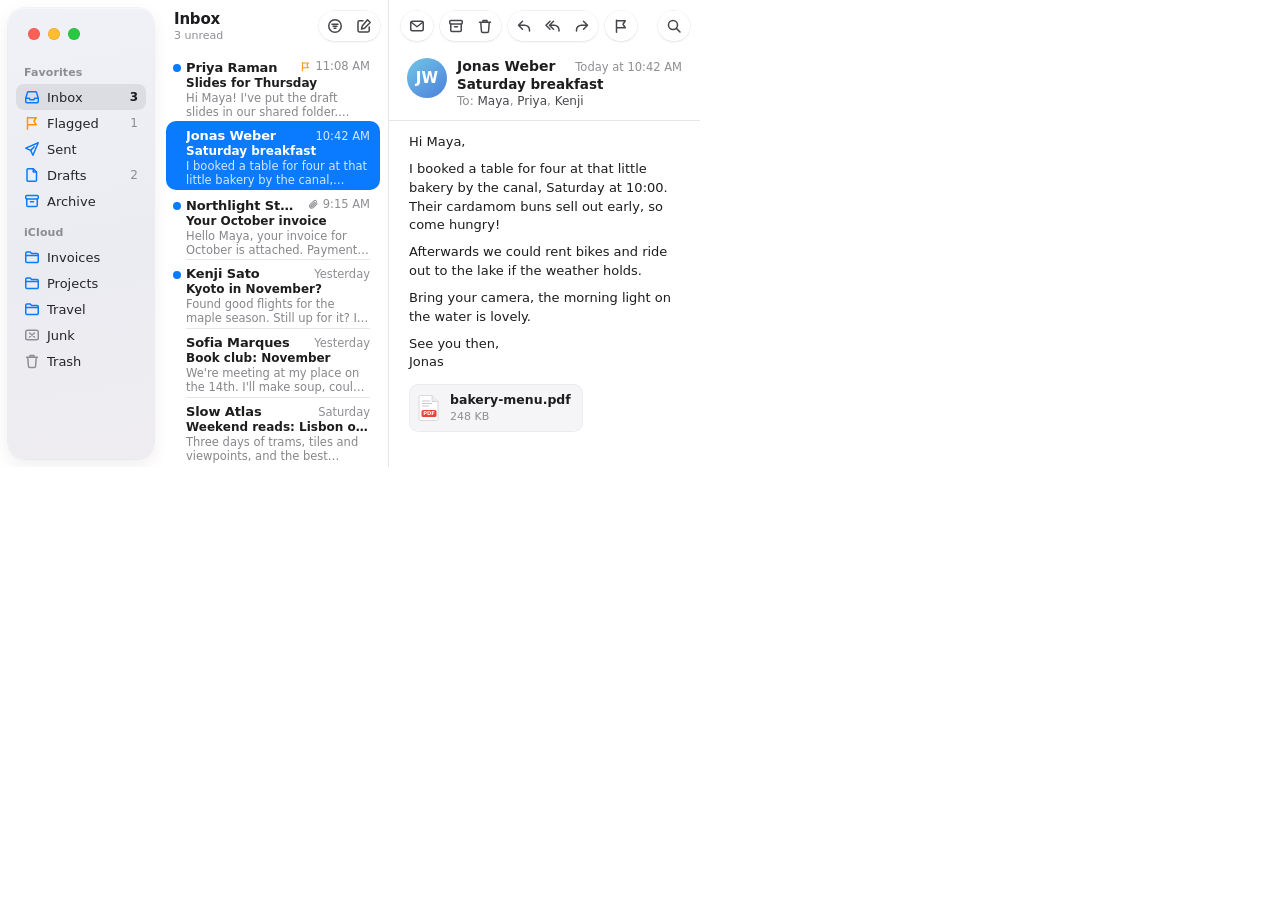
<file: website/mock-windows/mail.html>
<!doctype html>
<html lang="en" data-variants="inbox">
<head>
<meta charset="utf-8">
<meta name="window-title" data-v="inbox" content="Inbox">
<title>Mail</title>
<link rel="stylesheet" href="shared.css">
<script src="mock.js" defer></script>
<style>
  body { --w: 700px; --h: 467px; --sbw: 146px; background: #FFFFFF; }
  .sb-item .g.flag { color: #FF9500; }
  .sb-item .g.junk { color: #8E8E93; }
  .sb-item.sel .count { color: #1D1D1F; font-weight: 600; }

  /* Message list */
  .list { position: absolute; left: 162px; top: 0; width: 222px; bottom: 0; }
  .list-head { height: 52px; display: flex; align-items: center; padding: 0 4px 0 12px; }
  .list-head .t b { display: block; font-size: 15px; font-weight: 700; letter-spacing: -0.2px; white-space: nowrap; }
  .list-head .t span { display: block; font-size: 11px; color: #8E8E93; margin-top: 1px; }
  .list-head .cap { margin-left: auto; gap: 13px; }
  .msg { position: relative; height: 69px; margin: 0 4px; padding: 7px 10px 0 20px; border-radius: 10px; }
  .msg + .msg::before { content: ""; position: absolute; left: 20px; right: 10px; top: 0; height: 0.5px; background: #E5E5EA; }
  .msg.sel::before, .msg.sel + .msg::before { display: none; }
  .msg .dot { position: absolute; left: 7px; top: 12px; width: 8px; height: 8px; border-radius: 50%; background: #0A7AFF; }
  .msg .row { display: flex; align-items: baseline; gap: 6px; }
  .msg .from { font-size: 13px; font-weight: 700; letter-spacing: -0.1px; white-space: nowrap; overflow: hidden; text-overflow: ellipsis; }
  .msg .time { margin-left: auto; flex: none; font-size: 11.5px; color: #8E8E93; display: flex; align-items: center; gap: 4px; }
  .msg .time .g { width: 11px; height: 11px; }
  .msg .subj { margin-top: 1px; font-size: 12px; font-weight: 600; color: #1D1D1F; white-space: nowrap; overflow: hidden; text-overflow: ellipsis; }
  .msg .prev {
    margin-top: 1px; font-size: 11.5px; line-height: 14px; color: #86868B;
    display: -webkit-box; -webkit-line-clamp: 2; -webkit-box-orient: vertical; overflow: hidden;
  }
  .msg.sel { background: #0A7AFF; }
  .msg.sel .from, .msg.sel .subj { color: #FFFFFF; }
  .msg.sel .time, .msg.sel .prev { color: rgba(255, 255, 255, 0.82); }

  /* Reading pane */
  .reader { position: absolute; left: 388px; right: 0; top: 0; bottom: 0; border-left: 0.5px solid #E5E5EA; }
  .reader-bar { height: 52px; display: flex; align-items: center; gap: 7px; padding: 0 10px 0 12px; }
  .reader-bar .cap { gap: 13px; }
  .reader-bar .sp { flex: 1; }
  .head { display: flex; gap: 10px; padding: 6px 18px 12px; border-bottom: 0.5px solid #E5E5EA; margin: 0 0 0 0; }
  .avatar {
    width: 40px; height: 40px; border-radius: 50%; flex: none; display: grid; place-items: center;
    background: linear-gradient(140deg, #72C6E6, #4B7FDB); color: #fff; font-size: 15px; font-weight: 600; letter-spacing: 0.3px;
  }
  .head .who { min-width: 0; flex: 1; }
  .head .name { display: flex; align-items: baseline; }
  .head .name b { font-size: 14px; font-weight: 700; }
  .head .name span { margin-left: auto; font-size: 11.5px; color: #8E8E93; white-space: nowrap; }
  .head .subject { margin-top: 2px; font-size: 13.5px; font-weight: 600; }
  .head .to { margin-top: 2px; font-size: 12px; color: #8E8E93; }
  .head .to b { font-weight: 500; color: #48484D; }
  .body { padding: 12px 20px 0; font-size: 13px; line-height: 1.45; color: #1D1D1F; }
  .body p + p { margin-top: 8px; }
  .attach {
    margin-top: 12px; display: inline-flex; align-items: center; gap: 9px; padding: 7px 12px 7px 8px;
    border-radius: 10px; background: #F5F5F7; box-shadow: inset 0 0 0 0.5px #E2E2E7;
  }
  .attach svg { width: 24px; height: 28px; }
  .attach b { display: block; font-size: 12.5px; font-weight: 600; }
  .attach span { display: block; font-size: 11px; color: #8E8E93; }
</style>
</head>
<body>

<aside class="sidebar">
  <div class="lights"><i></i><i></i><i></i></div>
  <div class="sb-head">Favorites</div>
  <div class="sb-item sel"><svg class="g"><use href="#g-tray"/></svg>Inbox<span class="count">3</span></div>
  <div class="sb-item"><svg class="g flag"><use href="#g-flag"/></svg>Flagged<span class="count">1</span></div>
  <div class="sb-item"><svg class="g"><use href="#g-sent"/></svg>Sent</div>
  <div class="sb-item"><svg class="g"><use href="#g-doc"/></svg>Drafts<span class="count">2</span></div>
  <div class="sb-item"><svg class="g"><use href="#g-archive"/></svg>Archive</div>
  <div class="sb-head">iCloud</div>
  <div class="sb-item"><svg class="g"><use href="#g-folder"/></svg>Invoices</div>
  <div class="sb-item"><svg class="g"><use href="#g-folder"/></svg>Projects</div>
  <div class="sb-item"><svg class="g"><use href="#g-folder"/></svg>Travel</div>
  <div class="sb-item"><svg class="g junk"><use href="#g-junk"/></svg>Junk</div>
  <div class="sb-item"><svg class="g junk"><use href="#g-trash"/></svg>Trash</div>
</aside>

<section class="list">
  <div class="list-head">
    <div class="t"><b>Inbox</b><span>3 unread</span></div>
    <div class="cap"><svg class="g"><use href="#g-filter"/></svg><svg class="g"><use href="#g-compose"/></svg></div>
  </div>

  <div class="msg">
    <span class="dot"></span>
    <div class="row"><span class="from">Priya Raman</span><span class="time"><svg class="g" style="color:#FF9500"><use href="#g-flag"/></svg>11:08 AM</span></div>
    <div class="subj">Slides for Thursday</div>
    <div class="prev">Hi Maya! I've put the draft slides in our shared folder. Could you look at the timeline before tonight?</div>
  </div>
  <div class="msg sel">
    <div class="row"><span class="from">Jonas Weber</span><span class="time">10:42 AM</span></div>
    <div class="subj">Saturday breakfast</div>
    <div class="prev">I booked a table for four at that little bakery by the canal, Saturday at 10.</div>
  </div>
  <div class="msg">
    <span class="dot"></span>
    <div class="row"><span class="from">Northlight Studio</span><span class="time"><svg class="g"><use href="#g-clip"/></svg>9:15 AM</span></div>
    <div class="subj">Your October invoice</div>
    <div class="prev">Hello Maya, your invoice for October is attached. Payment is due by October 26.</div>
  </div>
  <div class="msg">
    <span class="dot"></span>
    <div class="row"><span class="from">Kenji Sato</span><span class="time">Yesterday</span></div>
    <div class="subj">Kyoto in November?</div>
    <div class="prev">Found good flights for the maple season. Still up for it? I can sort out the inn near Gion.</div>
  </div>
  <div class="msg">
    <div class="row"><span class="from">Sofia Marques</span><span class="time">Yesterday</span></div>
    <div class="subj">Book club: November</div>
    <div class="prev">We're meeting at my place on the 14th. I'll make soup, could someone bring bread?</div>
  </div>
  <div class="msg">
    <div class="row"><span class="from">Slow Atlas</span><span class="time">Saturday</span></div>
    <div class="subj">Weekend reads: Lisbon on foot</div>
    <div class="prev">Three days of trams, tiles and viewpoints, and the best custard tarts in Belém.</div>
  </div>
</section>

<section class="reader">
  <div class="reader-bar">
    <div class="cap"><svg class="g"><use href="#g-envelope"/></svg></div>
    <div class="cap"><svg class="g"><use href="#g-archive"/></svg><svg class="g"><use href="#g-trash"/></svg></div>
    <div class="cap"><svg class="g"><use href="#g-reply"/></svg><svg class="g"><use href="#g-reply-all"/></svg><svg class="g"><use href="#g-forward"/></svg></div>
    <div class="cap"><svg class="g"><use href="#g-flag"/></svg></div>
    <span class="sp"></span>
    <div class="cap"><svg class="g"><use href="#g-search"/></svg></div>
  </div>

  <div class="head">
    <div class="avatar">JW</div>
    <div class="who">
      <div class="name"><b>Jonas Weber</b><span>Today at 10:42 AM</span></div>
      <div class="subject">Saturday breakfast</div>
      <div class="to">To: <b>Maya</b>, <b>Priya</b>, <b>Kenji</b></div>
    </div>
  </div>

  <div class="body">
    <p>Hi Maya,</p>
    <p>I booked a table for four at that little bakery by the canal, Saturday at 10:00. Their cardamom buns sell out early, so come hungry!</p>
    <p>Afterwards we could rent bikes and ride out to the lake if the weather holds.</p>
    <p>Bring your camera, the morning light on the water is lovely.</p>
    <p>See you then,<br>Jonas</p>
    <div class="attach">
      <svg viewBox="0 0 24 28">
        <path d="M3 1.5h12l6 6v17.5a1.5 1.5 0 0 1-1.5 1.5h-16A1.5 1.5 0 0 1 2 25V3a1.5 1.5 0 0 1 1-1.5z" fill="#fff" stroke="#D1D1D6" stroke-width=".8"/>
        <path d="M15 1.5v6h6" fill="#EDEDF0" stroke="#D1D1D6" stroke-width=".8"/>
        <rect x="4.5" y="16" width="15" height="7" rx="1.6" fill="#E5483B"/>
        <text x="12" y="21.4" text-anchor="middle" font-family="-apple-system, system-ui" font-size="5.2" font-weight="700" fill="#fff">PDF</text>
        <path d="M5.5 7h7M5.5 9.5h9M5.5 12h6" stroke="#C7C7CC" stroke-width="1" stroke-linecap="round"/>
      </svg>
      <div><b>bakery-menu.pdf</b><span>248 KB</span></div>
    </div>
  </div>
</section>

</body>
</html>
</file>
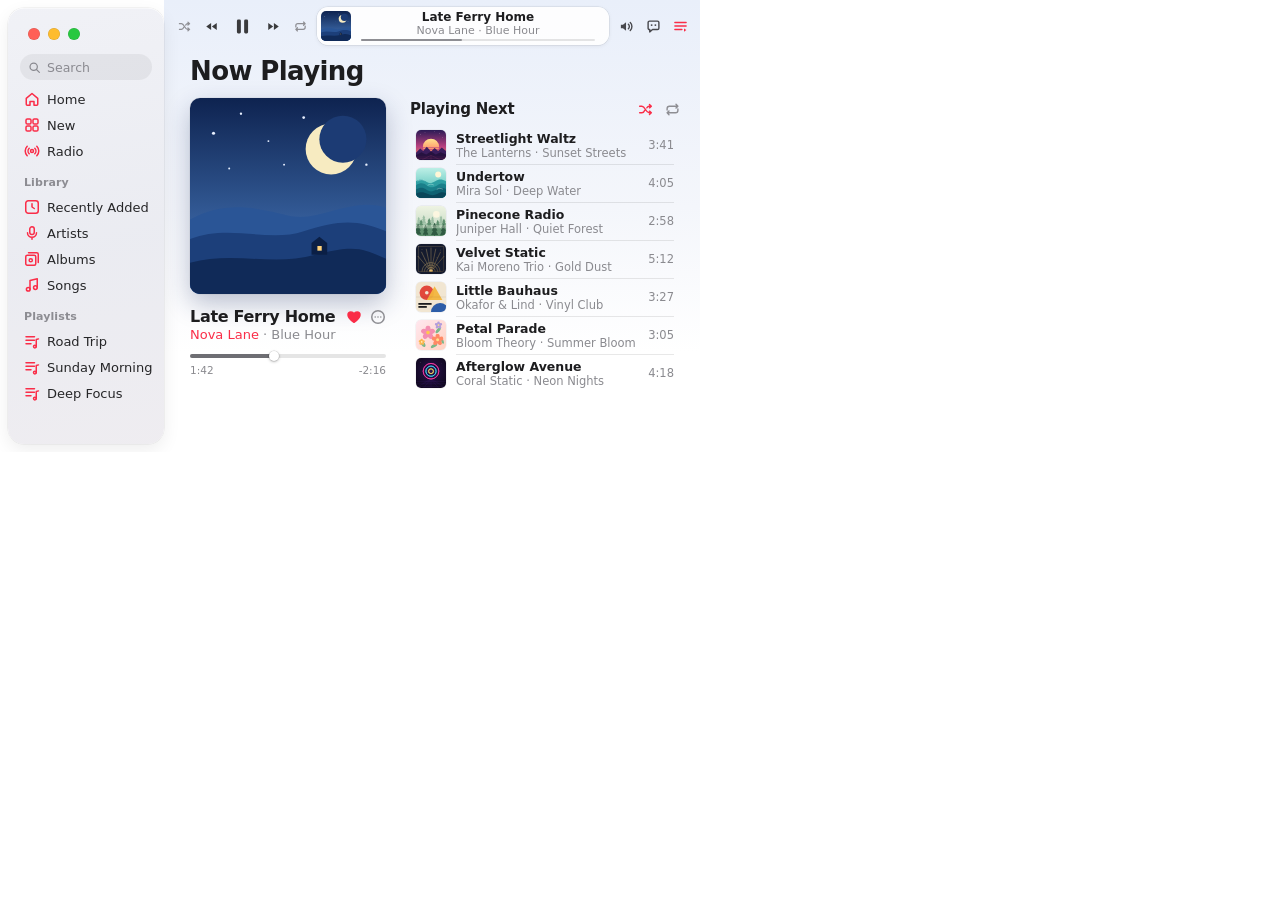
<file: website/mock-windows/music.html>
<!doctype html>
<html lang="en" data-variants="now">
<head>
<meta charset="utf-8">
<meta name="window-title" data-v="now" content="Now Playing">
<title>Music</title>
<link rel="stylesheet" href="shared.css">
<script src="mock.js" defer></script>
<style>
  body { --w: 700px; --h: 452px; --sbw: 156px; --red: #FA2D48; background: #FFFFFF; }
  .sidebar .g { color: var(--red); }
  .search {
    display: flex; align-items: center; gap: 6px; height: 26px; margin: 0 4px 6px; padding: 0 8px; border-radius: 13px;
    background: rgba(0, 0, 0, 0.055); color: #8A8A90; font-size: 12.5px;
  }
  .search .g { color: #8A8A90; width: 13px; height: 13px; }

  .toolbar { position: absolute; left: 172px; right: 0; top: 0; height: 52px; display: flex; align-items: center; gap: 10px; padding: 0 12px 0 6px; z-index: 2; }
  .controls { display: flex; align-items: center; gap: 13px; color: #3A3A3C; }
  .controls .g { width: 15px; height: 15px; }
  .controls .g.small { width: 13px; height: 13px; color: #8E8E93; }
  .controls .g.big { width: 21px; height: 21px; }
  .lcd {
    flex: 1; height: 38px; display: flex; align-items: center; gap: 8px; padding: 0 12px 0 4px; border-radius: 11px; position: relative; overflow: hidden;
    background: rgba(255, 255, 255, 0.9); box-shadow: 0 0 0 0.5px rgba(0, 0, 0, 0.1), 0 1px 4px rgba(0, 0, 0, 0.07);
  }
  .lcd svg.cover { width: 30px; height: 30px; border-radius: 5px; flex: none; }
  .lcd .meta { flex: 1; min-width: 0; text-align: center; line-height: 1.15; margin-top: -4px; }
  .lcd .meta b { display: block; font-size: 12px; font-weight: 600; white-space: nowrap; overflow: hidden; text-overflow: ellipsis; }
  .lcd .meta .sub { display: block; font-size: 11px; color: #8A8A8F; white-space: nowrap; overflow: hidden; text-overflow: ellipsis; }
  .lcd .bar { position: absolute; left: 44px; right: 14px; bottom: 4px; height: 2.5px; border-radius: 2px; background: rgba(0, 0, 0, 0.1); }
  .lcd .bar i { position: absolute; left: 0; top: 0; bottom: 0; width: 43%; border-radius: 2px; background: #8E8E93; }
  .right { display: flex; align-items: center; gap: 12px; color: #48484D; }
  .right .g { width: 15px; height: 15px; }
  .right .g.on { color: var(--red); }

  /* Now Playing */
  .main {
    position: absolute; left: 164px; right: 0; top: 0; bottom: 0; padding: 56px 20px 0 26px;
    background: linear-gradient(180deg, #E9EFFA 0%, #F4F6FB 46%, #FFFFFF 78%);
  }
  h1 { font-size: 26px; font-weight: 800; letter-spacing: -0.6px; }
  .stage { margin-top: 12px; display: flex; gap: 24px; }
  .now { width: 196px; flex: none; }
  .now .art { display: block; width: 196px; height: 196px; border-radius: 10px; box-shadow: 0 0 0 0.5px rgba(0, 0, 0, 0.08), 0 10px 26px rgba(24, 44, 92, 0.28); }
  .track { margin-top: 13px; display: flex; align-items: flex-start; gap: 8px; }
  .track div { flex: 1; min-width: 0; }
  .track b { display: block; font-size: 16px; font-weight: 700; letter-spacing: -0.3px; white-space: nowrap; }
  .track span { display: block; margin-top: 1px; font-size: 13px; color: #8A8A8F; white-space: nowrap; }
  .track span em { font-style: normal; color: var(--red); }
  .track .g { width: 16px; height: 16px; color: var(--red); margin-top: 2px; }
  .track .g.more { color: #8E8E93; }
  .track .g.heart { fill: var(--red); }
  .progress { margin-top: 12px; height: 4px; border-radius: 2px; background: rgba(0, 0, 0, 0.1); position: relative; }
  .progress i { position: absolute; left: 0; top: 0; bottom: 0; width: 43%; border-radius: 2px; background: #6E6E73; }
  .progress i::after { content: ""; position: absolute; right: -5px; top: -3px; width: 10px; height: 10px; border-radius: 50%; background: #FFFFFF; box-shadow: 0 0 0 0.5px rgba(0, 0, 0, 0.15), 0 1px 3px rgba(0, 0, 0, 0.25); }
  .times { margin-top: 6px; display: flex; justify-content: space-between; font-size: 10.5px; color: #8A8A8F; font-variant-numeric: tabular-nums; }

  .next { flex: 1; min-width: 0; }
  .next-head { display: flex; align-items: center; gap: 12px; height: 22px; }
  .next-head h2 { font-size: 15px; font-weight: 700; letter-spacing: -0.2px; margin-right: auto; }
  .next-head .g { width: 15px; height: 15px; color: #8E8E93; }
  .next-head .g.on { color: var(--red); }
  .queue { margin-top: 6px; }
  .q { position: relative; display: grid; grid-template-columns: 30px minmax(0, 1fr) auto; align-items: center; column-gap: 10px; height: 38px; padding: 0 6px; }
  .q + .q::before { content: ""; position: absolute; left: 46px; right: 6px; top: 0; height: 0.5px; background: rgba(0, 0, 0, 0.09); }
  .q svg { width: 30px; height: 30px; border-radius: 5px; box-shadow: 0 0 0 0.5px rgba(0, 0, 0, 0.08); }
  .q b { display: block; font-size: 12.5px; font-weight: 600; white-space: nowrap; overflow: hidden; text-overflow: ellipsis; }
  .q span { display: block; font-size: 11.5px; color: #8A8A8F; white-space: nowrap; overflow: hidden; text-overflow: ellipsis; }
  .q .dur { font-size: 11.5px; color: #8A8A8F; font-variant-numeric: tabular-nums; }
</style>
</head>
<body>

<!-- Cover art. Each cover is its own small illustration (viewBox 100×100). -->
<svg width="0" height="0" style="position:absolute" aria-hidden="true">
  <defs>
    <!-- 1 Sunset Streets: a striped retro sun -->
    <linearGradient id="a1-sky" x1="0" y1="0" x2="0" y2="1"><stop offset="0" stop-color="#2A1A55"/><stop offset=".55" stop-color="#B8407F"/><stop offset="1" stop-color="#F59A5B"/></linearGradient>
    <linearGradient id="a1-sun" x1="0" y1="0" x2="0" y2="1"><stop offset="0" stop-color="#FFE38C"/><stop offset="1" stop-color="#FF6B5B"/></linearGradient>
    <symbol id="cover1" viewBox="0 0 100 100">
      <rect width="100" height="100" fill="url(#a1-sky)"/>
      <g fill="#fff"><circle cx="14" cy="14" r=".9"/><circle cx="30" cy="9" r=".6"/><circle cx="78" cy="12" r=".8"/><circle cx="88" cy="26" r=".6"/><circle cx="62" cy="6" r=".6"/></g>
      <circle cx="50" cy="56" r="27" fill="url(#a1-sun)"/>
      <g fill="#C14B7D"><rect x="20" y="58" width="60" height="2.2"/><rect x="20" y="64" width="60" height="3"/><rect x="20" y="70.5" width="60" height="3.8"/><rect x="20" y="77" width="60" height="4.6"/></g>
      <path d="M0 76 14 62 24 70 36 56 50 72 62 60 74 70 86 58 100 70V100H0Z" fill="#3A1D5C"/>
      <path d="M0 84 18 74 34 82 50 72 66 82 82 74 100 82V100H0Z" fill="#26123F"/>
      <g stroke="#E2588F" stroke-width=".6" opacity=".7"><path d="M0 90H100M0 95H100M50 84 20 100M50 84 80 100M50 84V100"/></g>
    </symbol>

    <!-- 2 Blue Hour: moon over layered hills -->
    <linearGradient id="a2-sky" x1="0" y1="0" x2="0" y2="1"><stop offset="0" stop-color="#0E2350"/><stop offset="1" stop-color="#4B7FC4"/></linearGradient>
    <symbol id="cover2" viewBox="0 0 100 100">
      <rect width="100" height="100" fill="url(#a2-sky)"/>
      <g fill="#E8F0FF"><circle cx="12" cy="18" r=".8"/><circle cx="26" cy="8" r=".6"/><circle cx="40" cy="22" r=".5"/><circle cx="58" cy="10" r=".7"/><circle cx="90" cy="34" r=".6"/><circle cx="20" cy="36" r=".5"/><circle cx="48" cy="34" r=".5"/></g>
      <circle cx="72" cy="26" r="13" fill="#F7EBC1"/>
      <circle cx="78" cy="21" r="12" fill="#1C3B74"/>
      <path d="M0 62C18 52 34 56 50 60S82 50 100 56V100H0Z" fill="#2A5596"/>
      <path d="M0 72C20 64 40 74 58 68S86 62 100 68V100H0Z" fill="#1C3F7A"/>
      <path d="M0 84C22 78 42 86 64 80S90 78 100 82V100H0Z" fill="#102A58"/>
      <path d="M62 80v-6l4-3.2 4 3.2v6z" fill="#0B1F45"/>
      <rect x="65" y="75.5" width="2.2" height="2.4" fill="#FFD27A"/>
    </symbol>

    <!-- 3 Vinyl Club: Bauhaus shapes -->
    <symbol id="cover3" viewBox="0 0 100 100">
      <rect width="100" height="100" fill="#F1E6D2"/>
      <circle cx="36" cy="36" r="24" fill="#E2483B"/>
      <path d="M50 100A30 30 0 0 1 110 100Z" fill="#2D5DA8"/>
      <path d="M62 14 88 60H36Z" fill="#F4B63F" opacity=".95"/>
      <rect x="8" y="70" width="44" height="6" fill="#1D1D1F"/>
      <rect x="8" y="80" width="28" height="6" fill="#1D1D1F"/>
      <circle cx="36" cy="36" r="6" fill="#F1E6D2"/>
      <path d="M0 50H100" stroke="#1D1D1F" stroke-width="1.2" opacity=".2"/>
    </symbol>

    <!-- 4 Summer Bloom: pastel flowers -->
    <linearGradient id="a4-bg" x1="0" y1="0" x2="1" y2="1"><stop offset="0" stop-color="#FFE7EF"/><stop offset="1" stop-color="#FFD3C2"/></linearGradient>
    <symbol id="petals" viewBox="-20 -20 40 40">
      <g><ellipse cx="0" cy="-10" rx="7" ry="10"/><ellipse cx="0" cy="-10" rx="7" ry="10" transform="rotate(72)"/><ellipse cx="0" cy="-10" rx="7" ry="10" transform="rotate(144)"/><ellipse cx="0" cy="-10" rx="7" ry="10" transform="rotate(216)"/><ellipse cx="0" cy="-10" rx="7" ry="10" transform="rotate(288)"/></g>
    </symbol>
    <symbol id="cover4" viewBox="0 0 100 100">
      <rect width="100" height="100" fill="url(#a4-bg)"/>
      <g fill="#7CB88A"><ellipse cx="22" cy="78" rx="6" ry="14" transform="rotate(-35 22 78)"/><ellipse cx="74" cy="34" rx="5" ry="12" transform="rotate(40 74 34)"/><ellipse cx="60" cy="86" rx="5" ry="12" transform="rotate(60 60 86)"/><ellipse cx="88" cy="70" rx="4" ry="10" transform="rotate(-20 88 70)"/></g>
      <use href="#petals" x="16" y="18" width="48" height="48" fill="#F48FB1"/>
      <circle cx="40" cy="42" r="6" fill="#FFC94D"/>
      <use href="#petals" x="52" y="46" width="40" height="40" fill="#FF8A65"/>
      <circle cx="72" cy="66" r="5" fill="#FFE08A"/>
      <use href="#petals" x="62" y="4" width="26" height="26" fill="#B39DDB"/>
      <circle cx="75" cy="17" r="3" fill="#FFE08A"/>
      <use href="#petals" x="8" y="62" width="22" height="22" fill="#FFB74D"/>
      <circle cx="19" cy="73" r="2.6" fill="#FFF3C4"/>
    </symbol>

    <!-- 5 Deep Water: layered waves -->
    <linearGradient id="a5-bg" x1="0" y1="0" x2="0" y2="1"><stop offset="0" stop-color="#BDEFE6"/><stop offset="1" stop-color="#3FB7B0"/></linearGradient>
    <symbol id="cover5" viewBox="0 0 100 100">
      <rect width="100" height="100" fill="url(#a5-bg)"/>
      <circle cx="74" cy="22" r="10" fill="#FFF6D6"/>
      <path d="M0 44C12 36 22 36 32 44S52 52 64 44 86 36 100 44V100H0Z" fill="#2E9FA3"/>
      <path d="M0 58C14 48 26 50 36 58S58 66 70 58 90 50 100 56V100H0Z" fill="#1A7F8A"/>
      <path d="M0 72C12 64 24 64 34 72S56 80 68 72 88 64 100 70V100H0Z" fill="#0F6272"/>
      <path d="M0 86C14 78 26 80 38 86S60 92 72 86 90 80 100 84V100H0Z" fill="#0A4659"/>
      <g fill="none" stroke="#E6FFFA" stroke-width="1.4" stroke-linecap="round" opacity=".85"><path d="M6 43C14 38 22 38 28 42"/><path d="M40 57C46 53 52 53 58 56"/><path d="M70 71C76 67 82 67 88 70"/></g>
    </symbol>

    <!-- 6 Neon Nights: glowing rings -->
    <radialGradient id="a6-bg" cx=".5" cy=".45" r=".7"><stop offset="0" stop-color="#2B1250"/><stop offset="1" stop-color="#0C0718"/></radialGradient>
    <filter id="a6-glow" x="-30%" y="-30%" width="160%" height="160%"><feGaussianBlur stdDeviation="2.2" result="b"/><feMerge><feMergeNode in="b"/><feMergeNode in="SourceGraphic"/></feMerge></filter>
    <symbol id="cover6" viewBox="0 0 100 100">
      <rect width="100" height="100" fill="url(#a6-bg)"/>
      <g stroke="#7A3CF0" stroke-width=".5" opacity=".5"><path d="M0 78H100M0 86H100M0 95H100M50 70 0 100M50 70 25 100M50 70V100M50 70 75 100M50 70 100 100"/></g>
      <g fill="none" filter="url(#a6-glow)" stroke-width="2.4">
        <circle cx="50" cy="44" r="26" stroke="#FF3DA8"/>
        <circle cx="50" cy="44" r="17" stroke="#3DE3FF"/>
        <circle cx="50" cy="44" r="8" stroke="#FFE45C"/>
      </g>
      <g fill="#fff" opacity=".8"><circle cx="16" cy="14" r=".7"/><circle cx="86" cy="18" r=".7"/><circle cx="80" cy="60" r=".5"/></g>
    </symbol>

    <!-- 7 Quiet Forest: misty pines -->
    <linearGradient id="a7-bg" x1="0" y1="0" x2="0" y2="1"><stop offset="0" stop-color="#EEF3E2"/><stop offset="1" stop-color="#B9D3BC"/></linearGradient>
    <symbol id="pine" viewBox="0 0 20 40"><path d="M10 0 16 12H13L18 22H14L20 34H11V40H9V34H0L6 22H2L7 12H4Z"/></symbol>
    <symbol id="cover7" viewBox="0 0 100 100">
      <rect width="100" height="100" fill="url(#a7-bg)"/>
      <circle cx="68" cy="28" r="11" fill="#FFF8E1" opacity=".9"/>
      <g fill="#9DBFA5"><use href="#pine" x="2" y="36" width="14" height="28"/><use href="#pine" x="18" y="30" width="16" height="32"/><use href="#pine" x="48" y="34" width="14" height="28"/><use href="#pine" x="76" y="32" width="15" height="30"/><rect y="58" width="100" height="42"/></g>
      <g fill="#5E8F6E"><use href="#pine" x="8" y="44" width="18" height="36"/><use href="#pine" x="34" y="40" width="20" height="40"/><use href="#pine" x="64" y="46" width="17" height="34"/><use href="#pine" x="84" y="42" width="18" height="36"/><rect y="74" width="100" height="26"/></g>
      <g fill="#2F5A42"><use href="#pine" x="-4" y="58" width="22" height="44"/><use href="#pine" x="22" y="62" width="20" height="40"/><use href="#pine" x="50" y="56" width="24" height="48"/><use href="#pine" x="80" y="60" width="22" height="44"/></g>
      <rect y="64" width="100" height="10" fill="#EEF3E2" opacity=".35"/>
    </symbol>

    <!-- 8 Gold Dust: art deco sunburst -->
    <linearGradient id="a8-gold" x1="0" y1="0" x2="1" y2="1"><stop offset="0" stop-color="#F3D58E"/><stop offset="1" stop-color="#B98A3E"/></linearGradient>
    <symbol id="cover8" viewBox="0 0 100 100">
      <rect width="100" height="100" fill="#151B2E"/>
      <g stroke="url(#a8-gold)" stroke-width="1.1" fill="none">
        <path d="M50 92 6 40M50 92 18 26M50 92 34 16M50 92 50 12M50 92 66 16M50 92 82 26M50 92 94 40"/>
        <path d="M20 92A30 30 0 0 1 80 92"/><path d="M28 92A22 22 0 0 1 72 92"/><path d="M36 92A14 14 0 0 1 64 92"/>
      </g>
      <path d="M43 92A7 7 0 0 1 57 92Z" fill="url(#a8-gold)"/>
      <rect x="8" y="8" width="84" height="84" fill="none" stroke="url(#a8-gold)" stroke-width=".8" opacity=".7"/>
      <g fill="#F3D58E"><circle cx="20" cy="18" r=".9"/><circle cx="82" cy="20" r=".7"/><circle cx="70" cy="44" r=".6"/><circle cx="28" cy="50" r=".6"/></g>
    </symbol>
  </defs>
</svg>

<aside class="sidebar">
  <div class="lights"><i></i><i></i><i></i></div>
  <div class="search"><svg class="g"><use href="#g-search"/></svg>Search</div>
  <div class="sb-item"><svg class="g"><use href="#g-house"/></svg>Home</div>
  <div class="sb-item"><svg class="g"><use href="#g-grid4"/></svg>New</div>
  <div class="sb-item"><svg class="g"><use href="#g-radio"/></svg>Radio</div>
  <div class="sb-head">Library</div>
  <div class="sb-item"><svg class="g"><use href="#g-recent"/></svg>Recently Added</div>
  <div class="sb-item"><svg class="g"><use href="#g-mic"/></svg>Artists</div>
  <div class="sb-item"><svg class="g"><use href="#g-albums"/></svg>Albums</div>
  <div class="sb-item"><svg class="g"><use href="#g-note"/></svg>Songs</div>
  <div class="sb-head">Playlists</div>
  <div class="sb-item"><svg class="g"><use href="#g-playlist"/></svg>Road Trip</div>
  <div class="sb-item"><svg class="g"><use href="#g-playlist"/></svg>Sunday Morning</div>
  <div class="sb-item"><svg class="g"><use href="#g-playlist"/></svg>Deep Focus</div>
</aside>

<main class="main">
  <h1>Now Playing</h1>
  <div class="stage">
    <div class="now">
      <svg class="art" viewBox="0 0 100 100"><use href="#cover2"/></svg>
      <div class="track">
        <div><b>Late Ferry Home</b><span><em>Nova Lane</em> · Blue Hour</span></div>
        <svg class="g heart"><use href="#g-heart"/></svg>
        <svg class="g more"><use href="#g-more-c"/></svg>
      </div>
      <div class="progress"><i></i></div>
      <div class="times"><span>1:42</span><span>-2:16</span></div>
    </div>
    <div class="next">
      <div class="next-head">
        <h2>Playing Next</h2>
        <svg class="g on"><use href="#g-shuffle"/></svg>
        <svg class="g"><use href="#g-repeat"/></svg>
      </div>
      <div class="queue">
        <div class="q"><svg viewBox="0 0 100 100"><use href="#cover1"/></svg><div><b>Streetlight Waltz</b><span>The Lanterns · Sunset Streets</span></div><span class="dur">3:41</span></div>
        <div class="q"><svg viewBox="0 0 100 100"><use href="#cover5"/></svg><div><b>Undertow</b><span>Mira Sol · Deep Water</span></div><span class="dur">4:05</span></div>
        <div class="q"><svg viewBox="0 0 100 100"><use href="#cover7"/></svg><div><b>Pinecone Radio</b><span>Juniper Hall · Quiet Forest</span></div><span class="dur">2:58</span></div>
        <div class="q"><svg viewBox="0 0 100 100"><use href="#cover8"/></svg><div><b>Velvet Static</b><span>Kai Moreno Trio · Gold Dust</span></div><span class="dur">5:12</span></div>
        <div class="q"><svg viewBox="0 0 100 100"><use href="#cover3"/></svg><div><b>Little Bauhaus</b><span>Okafor &amp; Lind · Vinyl Club</span></div><span class="dur">3:27</span></div>
        <div class="q"><svg viewBox="0 0 100 100"><use href="#cover4"/></svg><div><b>Petal Parade</b><span>Bloom Theory · Summer Bloom</span></div><span class="dur">3:05</span></div>
        <div class="q"><svg viewBox="0 0 100 100"><use href="#cover6"/></svg><div><b>Afterglow Avenue</b><span>Coral Static · Neon Nights</span></div><span class="dur">4:18</span></div>
      </div>
    </div>
  </div>
</main>

<header class="toolbar">
  <div class="controls">
    <svg class="g small"><use href="#g-shuffle"/></svg>
    <svg class="g"><use href="#g-prev"/></svg>
    <svg class="g big"><use href="#g-pause"/></svg>
    <svg class="g"><use href="#g-next"/></svg>
    <svg class="g small"><use href="#g-repeat"/></svg>
  </div>
  <div class="lcd">
    <svg class="cover" viewBox="0 0 100 100"><use href="#cover2"/></svg>
    <div class="meta">
      <b>Late Ferry Home</b>
      <span class="sub">Nova Lane · Blue Hour</span>
    </div>
    <div class="bar"><i></i></div>
  </div>
  <div class="right">
    <svg class="g"><use href="#g-volume"/></svg>
    <svg class="g"><use href="#g-lyrics"/></svg>
    <svg class="g on"><use href="#g-queue"/></svg>
  </div>
</header>

</body>
</html>
</file>
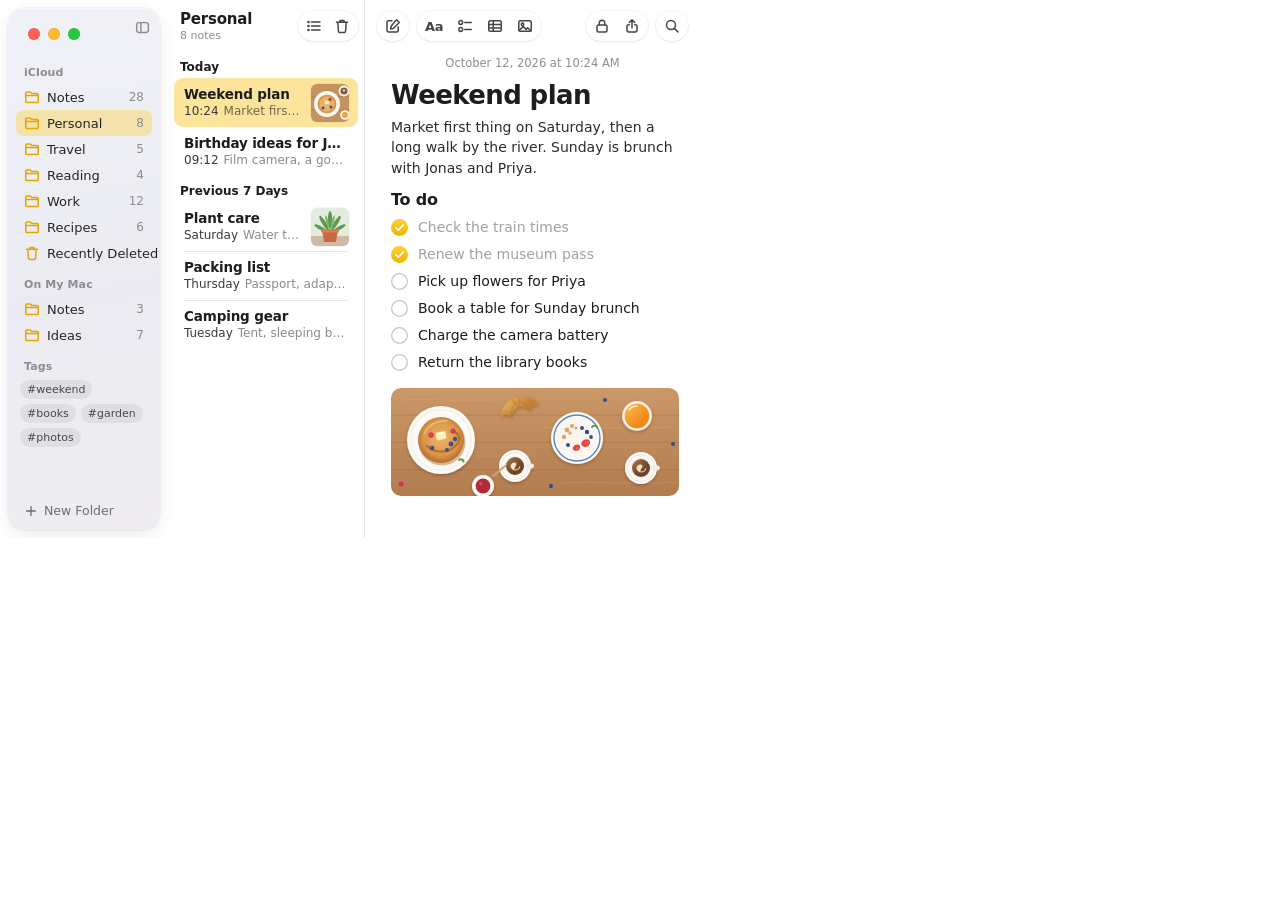
<file: website/mock-windows/notes.html>
<!doctype html>
<html lang="en" data-variants="weekend books">
<head>
<meta charset="utf-8">
<meta name="window-title" data-v="weekend" content="Weekend plan">
<meta name="window-title" data-v="books" content="Books to read">
<title>Notes</title>
<link rel="stylesheet" href="shared.css">
<script src="mock.js" defer></script>
<style>
  body { --w: 700px; --h: 538px; --sbw: 152px; background: #FFFFFF; }

  /* Sidebar: folders */
  .sidebar .g { color: #E2A500; }
  .sb-toggle { position: absolute; top: 12px; right: 10px; color: #8A8A90; }
  .sb-toggle .g { color: #8A8A90; width: 15px; height: 15px; }
  html[data-v="weekend"] .sb-item.personal,
  html[data-v="books"] .sb-item.reading { background: rgba(255, 199, 0, 0.30); font-weight: 500; }
  .tags { display: flex; flex-wrap: wrap; gap: 5px; padding: 2px 4px; }
  .tags span { font-size: 11px; padding: 3px 7px; border-radius: 10px; background: rgba(0, 0, 0, 0.06); color: #48484D; }
  .newfolder { position: absolute; left: 16px; bottom: 12px; display: flex; align-items: center; gap: 6px; font-size: 12.5px; color: #6E6E73; }
  .newfolder .g { color: #6E6E73; width: 14px; height: 14px; }

  /* Note list */
  .list { position: absolute; left: 168px; top: 0; width: 196px; bottom: 0; }
  .list-head { height: 52px; display: flex; align-items: center; padding: 0 6px 0 12px; }
  .list-head .t b { display: block; font-size: 15px; font-weight: 700; letter-spacing: -0.2px; }
  .list-head .t span { display: block; font-size: 11px; color: #8E8E93; margin-top: 1px; }
  .list-head .cap { margin-left: auto; gap: 12px; }
  .group { font-size: 12px; font-weight: 700; color: #1D1D1F; padding: 8px 12px 4px; }
  .note { position: relative; margin: 0 6px; padding: 8px 10px 9px; border-radius: 9px; }
  .note + .note::before { content: ""; position: absolute; left: 10px; right: 10px; top: 0; height: 0.5px; background: #E5E5EA; }
  .note b { display: block; font-size: 13.5px; font-weight: 700; letter-spacing: -0.15px; white-space: nowrap; overflow: hidden; text-overflow: ellipsis; }
  .note p { margin-top: 2px; font-size: 12px; color: #8A8A8F; white-space: nowrap; overflow: hidden; text-overflow: ellipsis; }
  .note p i { font-style: normal; color: #3A3A3C; margin-right: 5px; }
  .note.has-thumb { padding-right: 54px; }
  .thumb { position: absolute; right: 9px; top: 50%; transform: translateY(-50%); width: 38px; height: 38px; border-radius: 6px; box-shadow: 0 0 0 0.5px rgba(0,0,0,.08); }
  .note.sel { background: #FCE59A; }
  .note.sel::before, .note.sel + .note::before { display: none; }
  .note.sel p { color: #6F6650; }

  /* Note body */
  .editor { position: absolute; left: 364px; right: 0; top: 0; bottom: 0; border-left: 0.5px solid #E5E5EA; }
  .editor-bar { height: 52px; display: flex; align-items: center; gap: 8px; padding: 0 12px; }
  .editor-bar .cap { gap: 14px; }
  .editor-bar .sp { flex: 1; }
  .aa { font-size: 13px; font-weight: 600; letter-spacing: -0.3px; }
  .content { padding: 4px 26px 0 26px; }
  .date { text-align: center; font-size: 11.5px; color: #8E8E93; }
  h1 { margin-top: 10px; font-size: 26px; font-weight: 700; letter-spacing: -0.6px; }
  .para { margin-top: 7px; font-size: 14px; line-height: 1.45; color: #2C2C2E; }
  h2 { margin-top: 12px; font-size: 16px; font-weight: 700; letter-spacing: -0.2px; }
  .checks { margin-top: 5px; list-style: none; }
  .checks li { display: flex; align-items: center; gap: 10px; height: 27px; font-size: 14px; color: #1D1D1F; white-space: nowrap; }
  .checks li::before {
    content: ""; width: 17px; height: 17px; border-radius: 50%; flex: none;
    box-shadow: inset 0 0 0 1.3px #C7C7CC;
  }
  .checks li span { color: #8E8E93; margin-left: -4px; }
  .checks li.done, .checks li.done span { color: #A1A1A6; }
  .checks li.done::before {
    box-shadow: none;
    background: url("data:image/svg+xml,%3Csvg xmlns='http://www.w3.org/2000/svg' viewBox='0 0 17 17'%3E%3Cpath d='M5 8.8l2.4 2.4L12.2 6' fill='none' stroke='white' stroke-width='1.8' stroke-linecap='round' stroke-linejoin='round'/%3E%3C/svg%3E") center / 17px no-repeat,
                linear-gradient(#FFCE3A, #F2B400);
  }
  .photo { display: block; margin-top: 12px; width: 288px; height: 108px; border-radius: 10px; }
</style>
</head>
<body>

<aside class="sidebar">
  <div class="lights"><i></i><i></i><i></i></div>
  <span class="sb-toggle"><svg class="g"><use href="#g-sidebar"/></svg></span>
  <div class="sb-head">iCloud</div>
  <div class="sb-item"><svg class="g"><use href="#g-folder"/></svg>Notes<span class="count">28</span></div>
  <div class="sb-item personal"><svg class="g"><use href="#g-folder"/></svg>Personal<span class="count">8</span></div>
  <div class="sb-item"><svg class="g"><use href="#g-folder"/></svg>Travel<span class="count">5</span></div>
  <div class="sb-item reading"><svg class="g"><use href="#g-folder"/></svg>Reading<span class="count">4</span></div>
  <div class="sb-item"><svg class="g"><use href="#g-folder"/></svg>Work<span class="count">12</span></div>
  <div class="sb-item"><svg class="g"><use href="#g-folder"/></svg>Recipes<span class="count">6</span></div>
  <div class="sb-item"><svg class="g"><use href="#g-trash"/></svg>Recently Deleted</div>
  <div class="sb-head">On My Mac</div>
  <div class="sb-item"><svg class="g"><use href="#g-folder"/></svg>Notes<span class="count">3</span></div>
  <div class="sb-item"><svg class="g"><use href="#g-folder"/></svg>Ideas<span class="count">7</span></div>
  <div class="sb-head">Tags</div>
  <div class="tags">
    <span>#weekend</span>
    <span>#books</span>
    <span>#garden</span>
    <span>#photos</span>
  </div>
  <div class="newfolder"><svg class="g"><use href="#g-plus"/></svg>New Folder</div>
</aside>

<!-- ============ Weekend plan, in Personal ============ -->
<section class="list" data-v="weekend">
  <div class="list-head">
    <div class="t"><b>Personal</b><span>8 notes</span></div>
    <div class="cap"><svg class="g"><use href="#g-list"/></svg><svg class="g"><use href="#g-trash"/></svg></div>
  </div>
  <div class="group">Today</div>
  <div class="note sel has-thumb">
    <svg class="thumb" viewBox="0 0 38 38">
      <rect width="38" height="38" fill="#C4925F"/><path d="M0 12.5H38M0 26H38" stroke="#A06D40" stroke-width=".7" opacity=".6"/>
      <circle cx="16" cy="20" r="13" fill="#FBFAF7"/><circle cx="16" cy="20" r="9.5" fill="#D9984C"/><circle cx="16" cy="20" r="7.4" fill="#E9B266"/>
      <rect x="13.6" y="16.6" width="4.6" height="3.6" rx=".8" fill="#FFF0B8"/>
      <g fill="#3D4F9A"><circle cx="20" cy="23" r="1.5"/><circle cx="12" cy="24" r="1.4"/></g><circle cx="19" cy="15.4" r="1.6" fill="#D7354D"/>
      <circle cx="33" cy="7" r="5.4" fill="#FBFAF7"/><circle cx="33" cy="7" r="3.6" fill="#8A5A3A"/><path d="M31.6 6.2c.8-1 2.2-1 2.8 0-.6.8-1.4 1.6-1.4 1.6s-.8-.8-1.4-1.6z" fill="#F5E6D3"/>
      <circle cx="34" cy="31" r="4.8" fill="#FBFAF7"/><circle cx="34" cy="31" r="3" fill="#F2A33A"/>
    </svg>
    <b>Weekend plan</b>
    <p><i>10:24</i>Market first thing on Saturday, then</p>
  </div>
  <div class="note">
    <b>Birthday ideas for Jonas</b>
    <p><i>09:12</i>Film camera, a good scarf, concert tickets</p>
  </div>
  <div class="group">Previous 7 Days</div>
  <div class="note has-thumb">
    <svg class="thumb" viewBox="0 0 38 38">
      <rect width="38" height="38" fill="#E4ECDF"/><rect y="28" width="38" height="10" fill="#CDBBA4"/>
      <g fill="#5E9A4E">
        <ellipse cx="19" cy="12" rx="2.2" ry="9" /><ellipse cx="13" cy="15" rx="2" ry="8.4" transform="rotate(-32 13 15)"/><ellipse cx="25" cy="15" rx="2" ry="8.4" transform="rotate(32 25 15)"/>
        <ellipse cx="9.6" cy="20" rx="1.8" ry="7" transform="rotate(-62 9.6 20)"/><ellipse cx="28.4" cy="20" rx="1.8" ry="7" transform="rotate(62 28.4 20)"/>
      </g>
      <g fill="#7DB868"><ellipse cx="16" cy="13" rx="1.2" ry="6" transform="rotate(-14 16 13)"/><ellipse cx="22" cy="13" rx="1.2" ry="6" transform="rotate(14 22 13)"/></g>
      <path d="M11 22h16l-2 12h-12z" fill="#C8693F"/><rect x="10" y="21" width="18" height="3.4" rx="1" fill="#D97E52"/>
    </svg>
    <b>Plant care</b>
    <p><i>Saturday</i>Water the fern on Sundays, the cactus</p>
  </div>
  <div class="note">
    <b>Packing list</b>
    <p><i>Thursday</i>Passport, adapter, charger, umbrella</p>
  </div>
  <div class="note">
    <b>Camping gear</b>
    <p><i>Tuesday</i>Tent, sleeping bag, headlamp</p>
  </div>
</section>

<!-- ============ Books to read, in Reading ============ -->
<section class="list" data-v="books">
  <div class="list-head">
    <div class="t"><b>Reading</b><span>4 notes</span></div>
    <div class="cap"><svg class="g"><use href="#g-list"/></svg><svg class="g"><use href="#g-trash"/></svg></div>
  </div>
  <div class="group">Today</div>
  <div class="note sel has-thumb">
    <svg class="thumb" viewBox="0 0 38 38">
      <rect width="38" height="38" fill="#DFE8D8"/><rect y="30" width="38" height="8" fill="#B98757"/>
      <rect x="6" y="23" width="26" height="7" rx="1" fill="#2E4A7D"/><rect x="6" y="25.6" width="26" height="1.2" fill="#E0B95A"/>
      <rect x="8" y="17" width="23" height="6" rx="1" fill="#C8613F"/><rect x="27" y="17" width="2" height="6" fill="#F3E3C6"/>
      <rect x="5" y="11.5" width="25" height="5.5" rx="1" fill="#E0A93B"/><rect x="7" y="13.4" width="10" height="1.2" fill="#FFF3D6"/>
      <path d="M26 11.5c0-3 3-5 6-4.6-1 1.4-1.8 3.2-1.6 4.6z" fill="#6FA35C"/>
    </svg>
    <b>Books to read</b>
    <p><i>09:12</i>For the long autumn evenings, in no</p>
  </div>
  <div class="group">Previous 7 Days</div>
  <div class="note">
    <b>Book club: November</b>
    <p><i>Friday</i>We meet at Sofia's on the 14th, bring</p>
  </div>
  <div class="note">
    <b>Lines I liked</b>
    <p><i>Wednesday</i>From the poetry evening at the library</p>
  </div>
  <div class="note">
    <b>Library returns</b>
    <p><i>Monday</i>Due October 20: two travel guides and</p>
  </div>
</section>

<section class="editor">
  <div class="editor-bar">
    <div class="cap"><svg class="g"><use href="#g-compose"/></svg></div>
    <div class="cap"><span class="aa">Aa</span><svg class="g"><use href="#g-checklist"/></svg><svg class="g"><use href="#g-table"/></svg><svg class="g"><use href="#g-photo"/></svg></div>
    <span class="sp"></span>
    <div class="cap"><svg class="g"><use href="#g-lock"/></svg><svg class="g"><use href="#g-share"/></svg></div>
    <div class="cap"><svg class="g"><use href="#g-search"/></svg></div>
  </div>

  <div class="content" data-v="weekend">
    <div class="date">October 12, 2026 at 10:24 AM</div>
    <h1>Weekend plan</h1>
    <p class="para">Market first thing on Saturday, then a long walk by the river. Sunday is brunch with Jonas and Priya.</p>
    <h2>To do</h2>
    <ul class="checks">
      <li class="done">Check the train times</li>
      <li class="done">Renew the museum pass</li>
      <li>Pick up flowers for Priya</li>
      <li>Book a table for Sunday brunch</li>
      <li>Charge the camera battery</li>
      <li>Return the library books</li>
    </ul>

    <!-- A photo in the note: Sunday brunch, from above -->
    <svg class="photo" viewBox="0 0 288 108" preserveAspectRatio="xMidYMid slice">
      <defs>
        <linearGradient id="wood" x1="0" y1="0" x2="0" y2="1">
          <stop offset="0" stop-color="#CB9868"/><stop offset="1" stop-color="#B27C4E"/>
        </linearGradient>
        <radialGradient id="cake" cx="50" cy="50" r="24" gradientUnits="userSpaceOnUse">
          <stop offset="0" stop-color="#EDB76A"/><stop offset=".75" stop-color="#D99447"/><stop offset="1" stop-color="#B9722F"/>
        </radialGradient>
        <radialGradient id="crois" cx="0" cy="0" r="1">
          <stop offset="0" stop-color="#F0BE6C"/><stop offset="1" stop-color="#C47F33"/>
        </radialGradient>
        <radialGradient id="coffee" cx="0" cy="0" r="1">
          <stop offset="0" stop-color="#A8774F"/><stop offset="1" stop-color="#6E4428"/>
        </radialGradient>
        <radialGradient id="juice" cx="0" cy="0" r="1">
          <stop offset="0" stop-color="#FFC24D"/><stop offset="1" stop-color="#F08A1C"/>
        </radialGradient>
        <filter id="sh" x="-20%" y="-20%" width="140%" height="150%">
          <feDropShadow dx="0" dy="1.6" stdDeviation="1.6" flood-color="#4A2A12" flood-opacity=".35"/>
        </filter>
        <g id="cup">
          <g filter="url(#sh)"><circle r="16" fill="#FBFAF7"/></g>
          <circle r="13.4" fill="none" stroke="#E7E1D8" stroke-width=".8"/>
          <rect x="10" y="-2.4" width="9" height="4.8" rx="2.4" fill="#F2EEE7"/>
          <circle r="10.6" fill="#F7F3EC"/>
          <circle r="9" fill="url(#coffee)"/>
          <path d="M-4.2-1.6C-2.6-4.6 1.8-4.6 2.4-1.2-.4.9-2.6 3.6-2.6 3.6S-5.2.6-4.2-1.6z" fill="#F4E4CE" transform="rotate(-20)"/>
          <path d="M-1.4 3.4C1.6 4.6 4.2 3.2 4.8.6" stroke="#F4E4CE" stroke-width="1.1" fill="none" stroke-linecap="round" opacity=".8"/>
        </g>
      </defs>
      <rect width="288" height="108" fill="url(#wood)"/>
      <g stroke="#9C673B" stroke-width=".8" opacity=".5"><path d="M0 27H288M0 54.5H288M0 82H288"/></g>
      <g stroke="#DAAD7E" stroke-width=".6" opacity=".5" fill="none">
        <path d="M10 12C40 10 70 14 110 12M150 40C190 37 230 42 280 39M20 68C60 66 90 70 140 67M170 95C210 93 240 97 286 94"/>
      </g>

      <!-- pancakes with berries and a pat of butter -->
      <g filter="url(#sh)"><circle cx="50" cy="52" r="34" fill="#FBFAF7"/></g>
      <circle cx="50" cy="52" r="30" fill="none" stroke="#ECE6DC" stroke-width=".8"/>
      <circle cx="51" cy="54" r="23.5" fill="#B9722F" opacity=".5"/>
      <circle cx="50" cy="52" r="23" fill="url(#cake)"/>
      <path d="M33 46C37 37 46 32 56 33" stroke="#F4CB86" stroke-width="1.6" fill="none" stroke-linecap="round" opacity=".7"/>
      <path d="M36 58C42 64 54 66 62 60S70 48 64 44" stroke="#9A4F14" stroke-width="2.2" fill="none" stroke-linecap="round" opacity=".55"/>
      <rect x="45" y="44" width="10" height="7.5" rx="1.4" fill="#FFF0B3" transform="rotate(-12 50 48)"/>
      <rect x="46.2" y="44.6" width="7.4" height="2" rx="1" fill="#FFFBE2" transform="rotate(-12 50 48)"/>
      <g fill="#3B4B98"><circle cx="60" cy="56" r="2.4"/><circle cx="64" cy="51" r="2.2"/><circle cx="41" cy="60" r="2.3"/><circle cx="56" cy="62" r="2"/></g>
      <g fill="#6B7BC6" opacity=".8"><circle cx="59.4" cy="55.2" r=".7"/><circle cx="63.4" cy="50.3" r=".6"/><circle cx="40.4" cy="59.2" r=".7"/></g>
      <g fill="#D7354D"><circle cx="40" cy="47" r="2.8"/><circle cx="62" cy="43" r="2.6"/></g>
      <g fill="#F07A8C" opacity=".8"><circle cx="39.3" cy="46.2" r=".7"/><circle cx="40.8" cy="47.6" r=".6"/><circle cx="61.3" cy="42.3" r=".6"/></g>
      <path d="M68 72c2-1.4 4.4-.4 4.6 1.6" stroke="#5D9B48" stroke-width="2" fill="none" stroke-linecap="round"/>

      <!-- croissants -->
      <g transform="translate(128 20) rotate(-18)" filter="url(#sh)">
        <path d="M-20 3C-18-6-8-11 0-11S18-6 20 3C16 1 12 2 10 6 6 0 3-1 0-1S-6 0-10 6C-12 2-16 1-20 3Z" fill="url(#crois)"/>
        <g stroke="#B26F2B" stroke-width=".9" fill="none" opacity=".75"><path d="M-10 6C-8-2-4-6 0-6M10 6C8-2 4-6 0-6M-4-10C-3-6-1-3 0-1M4-10C3-6 1-3 0-1"/></g>
      </g>

      <!-- coffee for two -->
      <use href="#cup" x="124" y="78"/>
      <use href="#cup" x="250" y="80"/>

      <!-- yogurt with berries and granola -->
      <g filter="url(#sh)"><circle cx="186" cy="50" r="26" fill="#FBFAF7"/></g>
      <circle cx="186" cy="50" r="23" fill="none" stroke="#5B86B8" stroke-width="1.4"/>
      <circle cx="186" cy="50" r="20" fill="#F9F6F0"/>
      <g fill="#D9A867"><circle cx="176" cy="42" r="2.4"/><circle cx="181" cy="38" r="2"/><circle cx="173" cy="49" r="2.2"/><circle cx="179" cy="45" r="1.7"/><circle cx="185" cy="40" r="1.6"/></g>
      <g fill="#E3463F"><path d="M193 52c3-2 7 0 6 3.4s-5 4.4-7.4 2.6-1-4.6 1.4-6z"/><path d="M184 57c2.6-1.6 6 .2 5 3s-4.4 3.6-6.2 2.2-.8-3.8 1.2-5.2z"/></g>
      <g fill="#FCE3B0" opacity=".9"><circle cx="195" cy="55" r=".5"/><circle cx="197" cy="54" r=".5"/><circle cx="186" cy="60" r=".5"/></g>
      <g fill="#3B4B98"><circle cx="196" cy="44" r="2.2"/><circle cx="191" cy="40" r="2"/><circle cx="200" cy="49" r="1.9"/><circle cx="177" cy="57" r="2"/></g>
      <path d="M201 39c2-2 5-1.4 5 .8" stroke="#5D9B48" stroke-width="1.8" fill="none" stroke-linecap="round"/>

      <!-- orange juice -->
      <g filter="url(#sh)"><circle cx="246" cy="28" r="15" fill="#F6F1EA" opacity=".9"/></g>
      <circle cx="246" cy="28" r="13" fill="url(#juice)"/>
      <circle cx="246" cy="28" r="13" fill="none" stroke="#FFFFFF" stroke-width="1.6" opacity=".7"/>
      <path d="M238 22a10 10 0 0 1 8-4" stroke="#FFFFFF" stroke-width="1.6" fill="none" stroke-linecap="round" opacity=".75"/>

      <!-- jam and a few loose berries -->
      <g filter="url(#sh)"><circle cx="92" cy="98" r="11" fill="#FBFAF7"/></g>
      <circle cx="92" cy="98" r="7.4" fill="#B22A3C"/><circle cx="89.6" cy="95.6" r="1.8" fill="#D9566A" opacity=".8"/>
      <path d="M102 88 114 78" stroke="#C9A27A" stroke-width="2" stroke-linecap="round"/>
      <g fill="#3B4B98"><circle cx="160" cy="98" r="2.2"/><circle cx="214" cy="12" r="2"/><circle cx="282" cy="56" r="2.1"/></g>
      <circle cx="10" cy="96" r="2.6" fill="#D7354D"/>
    </svg>
  </div>

  <div class="content" data-v="books">
    <div class="date">October 12, 2026 at 9:12 AM</div>
    <h1>Books to read</h1>
    <p class="para">For the long autumn evenings, in no particular order. Ask Sofia what the book club picks next.</p>
    <h2>Up next</h2>
    <ul class="checks">
      <li class="done">Middlemarch <span>· Eliot</span></li>
      <li class="done">The Tale of Genji <span>· Murasaki</span></li>
      <li>Don Quixote <span>· Cervantes</span></li>
      <li>Anna Karenina <span>· Tolstoy</span></li>
      <li>The Count of Monte Cristo <span>· Dumas</span></li>
      <li>Pride and Prejudice <span>· Austen</span></li>
    </ul>

    <!-- A photo in the note: the shelf by the window -->
    <svg class="photo" viewBox="0 0 288 108" preserveAspectRatio="xMidYMid slice">
      <defs>
        <linearGradient id="wall" x1="0" y1="0" x2="1" y2="1">
          <stop offset="0" stop-color="#E7EEDF"/><stop offset="1" stop-color="#D3DFCB"/>
        </linearGradient>
        <linearGradient id="sun" x1="0" y1="0" x2="1" y2="0">
          <stop offset="0" stop-color="#FFF6DD" stop-opacity="0"/><stop offset=".5" stop-color="#FFF6DD" stop-opacity=".55"/><stop offset="1" stop-color="#FFF6DD" stop-opacity="0"/>
        </linearGradient>
        <linearGradient id="plank" x1="0" y1="0" x2="0" y2="1">
          <stop offset="0" stop-color="#C8955F"/><stop offset="1" stop-color="#A9764A"/>
        </linearGradient>
        <filter id="bsh" x="-20%" y="-20%" width="140%" height="150%">
          <feDropShadow dx="1" dy="1.4" stdDeviation="1.2" flood-color="#3D4A33" flood-opacity=".28"/>
        </filter>
      </defs>
      <rect width="288" height="108" fill="url(#wall)"/>
      <path d="M150 0H210L120 108H60Z" fill="url(#sun)" opacity=".8"/>
      <rect y="98" width="288" height="10" fill="#9B6B42" opacity=".35"/>

      <!-- books standing on the shelf -->
      <g filter="url(#bsh)">
        <rect x="14" y="30" width="13" height="64" rx="1" fill="#2E4A7D"/>
        <rect x="27.5" y="38" width="10" height="56" rx="1" fill="#E0A93B"/>
        <rect x="38" y="26" width="15" height="68" rx="1" fill="#8E2F43"/>
        <rect x="53.5" y="34" width="9" height="60" rx="1" fill="#EFE3C8"/>
        <rect x="63" y="42" width="12" height="52" rx="1" fill="#2F7F86"/>
        <rect x="75.5" y="30" width="11" height="64" rx="1" fill="#3B3B45"/>
        <rect x="87" y="36" width="14" height="58" rx="1" fill="#C8613F"/>
        <rect x="101.5" y="44" width="9" height="50" rx="1" fill="#7FA58A"/>
        <rect x="114" y="38" width="12" height="56" rx="1" fill="#D9C08A" transform="rotate(14 120 94)"/>
      </g>
      <g fill="#FFFFFF" opacity=".45">
        <rect x="16" y="36" width="9" height="1.4"/><rect x="16" y="86" width="9" height="1.4"/>
        <rect x="40" y="32" width="11" height="1.6"/><rect x="40" y="86" width="11" height="1.6"/>
        <rect x="65" y="48" width="8" height="1.2"/><rect x="77.5" y="38" width="7" height="1.2"/>
        <rect x="89" y="42" width="10" height="1.4"/><rect x="89" y="88" width="10" height="1.4"/>
      </g>
      <g fill="#F7E7B6" opacity=".9">
        <rect x="18.5" y="48" width="4" height="22" rx="1"/><rect x="43" y="40" width="5" height="30" rx="1"/>
        <rect x="78.5" y="44" width="5" height="26" rx="1"/><rect x="92" y="52" width="4" height="22" rx="1"/>
      </g>
      <g fill="#7A2235" opacity=".55"><rect x="29.8" y="44" width="5.4" height="2"/><rect x="29.8" y="84" width="5.4" height="2"/></g>
      <g fill="#C79F55"><rect x="55.6" y="40" width="4.8" height="1.4"/><rect x="55.6" y="84" width="4.8" height="1.4"/></g>

      <!-- a stack lying flat, a small plant on top -->
      <g filter="url(#bsh)">
        <rect x="150" y="84" width="58" height="10" rx="1" fill="#2E4A7D"/>
        <rect x="154" y="75" width="52" height="9" rx="1" fill="#E3D3B4"/>
        <rect x="148" y="66" width="56" height="9" rx="1" fill="#C8613F"/>
      </g>
      <g fill="#FFFFFF" opacity=".5"><rect x="150" y="88" width="58" height="1.2"/><rect x="148" y="70" width="56" height="1.2"/></g>
      <rect x="200" y="75" width="3.6" height="9" fill="#F7F2E6"/>
      <g filter="url(#bsh)"><path d="M166 66h18l-2 -14h-14z" fill="#F4F1EA"/></g>
      <g fill="#5E9A4E">
        <ellipse cx="175" cy="44" rx="3.4" ry="9" transform="rotate(-8 175 44)"/>
        <ellipse cx="168" cy="47" rx="3" ry="8" transform="rotate(-38 168 47)"/>
        <ellipse cx="182" cy="47" rx="3" ry="8" transform="rotate(38 182 47)"/>
      </g>
      <g fill="#7DB868"><ellipse cx="172" cy="46" rx="1.4" ry="5" transform="rotate(-20 172 46)"/><ellipse cx="178.6" cy="45" rx="1.4" ry="5" transform="rotate(18 178.6 45)"/></g>

      <!-- a mug of tea and reading glasses -->
      <g filter="url(#bsh)">
        <rect x="226" y="66" width="24" height="28" rx="3" fill="#F6F3EE"/>
        <path d="M250 72h3a5 5 0 0 1 0 10h-3" stroke="#F6F3EE" stroke-width="3.4" fill="none"/>
      </g>
      <rect x="226" y="74" width="24" height="5" fill="#E2A93B"/>
      <path d="M232 60c-2-3 2-4 0-7M240 61c-2-3 2-4 0-7" stroke="#FFFFFF" stroke-width="1.4" fill="none" stroke-linecap="round" opacity=".85"/>
      <g fill="none" stroke="#3B3B45" stroke-width="1.6">
        <circle cx="262" cy="90" r="5.4"/><circle cx="276" cy="90" r="5.4"/><path d="M267.4 89c1.6-1.4 3.6-1.4 3.2 0"/>
      </g>
      <g fill="#FFFFFF" opacity=".35"><circle cx="262" cy="90" r="4.6"/><circle cx="276" cy="90" r="4.6"/></g>

      <!-- the shelf -->
      <rect y="94" width="288" height="6" fill="url(#plank)"/>
      <rect y="94" width="288" height="1.2" fill="#DDB07E"/>
      <rect y="100" width="288" height="2.5" fill="#6E4B2E" opacity=".35"/>
    </svg>
  </div>
</section>

</body>
</html>
</file>
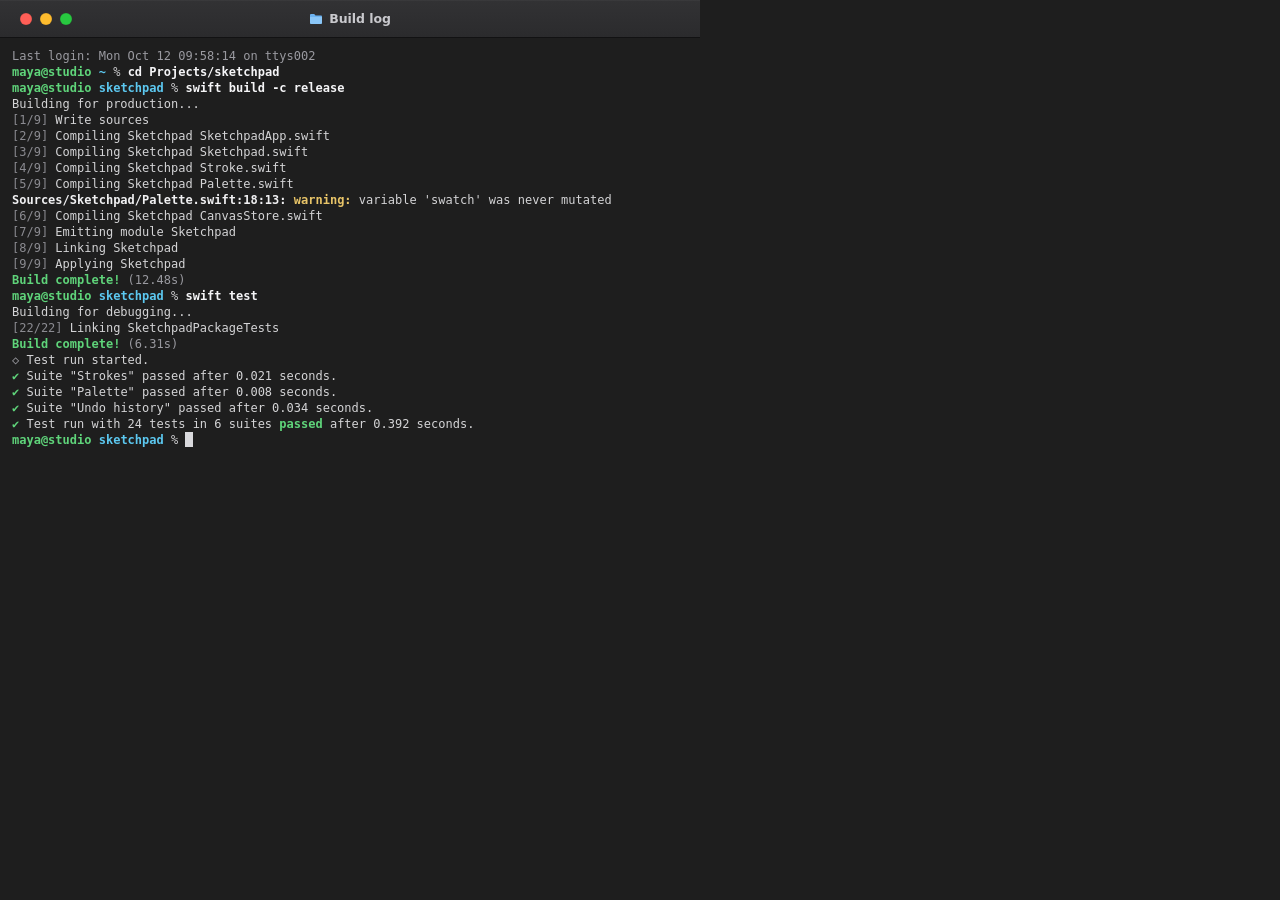
<file: website/mock-windows/terminal.html>
<!doctype html>
<html lang="en" data-variants="build">
<head>
<meta charset="utf-8">
<meta name="window-title" data-v="build" content="Build log">
<title>Terminal</title>
<link rel="stylesheet" href="shared.css">
<script src="mock.js" defer></script>
<style>
  body { --w: 700px; --h: 483px; background: #1E1E1E; color: #D4D4D6; }
  .titlebar {
    position: absolute; left: 0; right: 0; top: 0; height: 38px;
    background: linear-gradient(#323234, #2B2B2D);
    border-bottom: 0.5px solid #121213;
    box-shadow: inset 0 0.5px 0 rgba(255, 255, 255, 0.07);
    display: flex; align-items: center; justify-content: center; gap: 6px;
    font-size: 12.5px; font-weight: 600; color: #C9C9CD; letter-spacing: -0.05px;
  }
  .titlebar .lights { top: 13px; }
  .titlebar svg { width: 14px; height: 12px; }
  pre {
    position: absolute; left: 0; right: 0; top: 38px; bottom: 0; padding: 10px 12px 0;
    font-family: var(--mono); font-size: 12px; line-height: 16px; white-space: pre; overflow: hidden;
    color: #D4D4D6;
  }
  .u { color: #5FD47A; font-weight: 600; }   /* user@host */
  .d { color: #5CC8F0; font-weight: 600; }   /* directory */
  .c { color: #F5F5F7; font-weight: 600; }   /* typed command */
  .n { color: #8B8B91; }                     /* [n/m] */
  .yb { color: #E8C468; font-weight: 700; }  /* warnings */
  .g { color: #5FD47A; }
  .gb { color: #5FD47A; font-weight: 700; }
  .b { font-weight: 700; color: #F0F0F2; }
  .dim { color: #9A9AA0; }
  .cursor { display: inline-block; width: 7.2px; height: 15px; vertical-align: -3px; background: #D9D9DC; }
</style>
</head>
<body>

<header class="titlebar">
  <div class="lights"><i></i><i></i><i></i></div>
  <svg viewBox="0 0 14 12"><path d="M1 2.2C1 1.5 1.5 1 2.2 1h3l1.3 1.4h5.3c.7 0 1.2.5 1.2 1.2v6.2c0 .7-.5 1.2-1.2 1.2H2.2C1.5 11 1 10.5 1 9.8z" fill="#6CB2F0"/><path d="M1 4h12v5.8c0 .7-.5 1.2-1.2 1.2H2.2C1.5 11 1 10.5 1 9.8z" fill="#8AC6F7"/></svg>
  <span>Build log</span>
</header>

<pre><span class="dim">Last login: Mon Oct 12 09:58:14 on ttys002</span>
<span class="u">maya@studio</span> <span class="d">~</span> % <span class="c">cd Projects/sketchpad</span>
<span class="u">maya@studio</span> <span class="d">sketchpad</span> % <span class="c">swift build -c release</span>
Building for production...
<span class="n">[1/9]</span> Write sources
<span class="n">[2/9]</span> Compiling Sketchpad SketchpadApp.swift
<span class="n">[3/9]</span> Compiling Sketchpad Sketchpad.swift
<span class="n">[4/9]</span> Compiling Sketchpad Stroke.swift
<span class="n">[5/9]</span> Compiling Sketchpad Palette.swift
<span class="b">Sources/Sketchpad/Palette.swift:18:13:</span> <span class="yb">warning:</span> variable 'swatch' was never mutated
<span class="n">[6/9]</span> Compiling Sketchpad CanvasStore.swift
<span class="n">[7/9]</span> Emitting module Sketchpad
<span class="n">[8/9]</span> Linking Sketchpad
<span class="n">[9/9]</span> Applying Sketchpad
<span class="gb">Build complete!</span> <span class="dim">(12.48s)</span>
<span class="u">maya@studio</span> <span class="d">sketchpad</span> % <span class="c">swift test</span>
Building for debugging...
<span class="n">[22/22]</span> Linking SketchpadPackageTests
<span class="gb">Build complete!</span> <span class="dim">(6.31s)</span>
<span class="dim">◇</span> Test run started.
<span class="g">✔</span> Suite "Strokes" passed after 0.021 seconds.
<span class="g">✔</span> Suite "Palette" passed after 0.008 seconds.
<span class="g">✔</span> Suite "Undo history" passed after 0.034 seconds.
<span class="g">✔</span> Test run with 24 tests in 6 suites <span class="gb">passed</span> after 0.392 seconds.
<span class="u">maya@studio</span> <span class="d">sketchpad</span> % <span class="cursor"></span></pre>

</body>
</html>
</file>
<file: website/styles.css>
/* Riffle: one look, whatever the Mac's appearance. The icon's dusk at both ends of the page, and between them a paper
   that carries the icon's afterglow: peach, rose and lilac, never white and never dark. The demos' walls are the icon's
   sunset. Raspberry is the one accent. The switcher on the page copies the app's own: frosted, a rose selection plate.
   Shapes: screens 22-30px, panels and cards 1.1-2.2em (they scale with their screen), buttons pills, keys 12px. */

@font-face {
  font-family: "Bricolage Grotesque";
  src: url("fonts/bricolage-latin.woff2") format("woff2");
  font-weight: 200 800;
  font-display: swap;
  unicode-range: U+0000-00FF, U+0131, U+0152-0153, U+02BB-02BC, U+02C6, U+02DA, U+02DC, U+0304, U+0308, U+0329, U+2000-206F, U+20AC, U+2122, U+2191, U+2193, U+2212, U+2215, U+FEFF, U+FFFD;
}
@font-face {
  font-family: "Bricolage Grotesque";
  src: url("fonts/bricolage-latin-ext.woff2") format("woff2");
  font-weight: 200 800;
  font-display: swap;
  unicode-range: U+0100-02BA, U+02BD-02C5, U+02C7-02CC, U+02CE-02D7, U+02DD-02FF, U+0304, U+0308, U+0329, U+1D00-1DBF, U+1E00-1E9F, U+1EF2-1EFF, U+2020, U+20A0-20AB, U+20AD-20C4, U+2113, U+2C60-2C7F, U+A720-A7FF;
}
@font-face {
  font-family: "Geist";
  src: url("fonts/geist-latin.woff2") format("woff2");
  font-weight: 100 900;
  font-display: swap;
  unicode-range: U+0000-00FF, U+0131, U+0152-0153, U+02BB-02BC, U+02C6, U+02DA, U+02DC, U+0304, U+0308, U+0329, U+2000-206F, U+20AC, U+2122, U+2191, U+2193, U+2212, U+2215, U+FEFF, U+FFFD;
}
@font-face {
  font-family: "Geist";
  src: url("fonts/geist-latin-ext.woff2") format("woff2");
  font-weight: 100 900;
  font-display: swap;
  unicode-range: U+0100-02BA, U+02BD-02C5, U+02C7-02CC, U+02CE-02D7, U+02DD-02FF, U+0304, U+0308, U+0329, U+1D00-1DBF, U+1E00-1E9F, U+1EF2-1EFF, U+2020, U+20A0-20AB, U+20AD-20C4, U+2113, U+2C60-2C7F, U+A720-A7FF;
}
:root {
  --paper: #fbebf0;
  --surface: rgb(255 255 255 / 0.66);
  --ink: #2a1238;
  --muted: #6b5677;
  --line: rgb(42 18 56 / 0.12);
  --accent: #cf3564;
  --accent-down: #b82c57;
  --accent-ink: #b42853;
  --focus: #cf3564;
  --dusk:
    radial-gradient(60% 80% at 96% 12%, rgb(255 184 128 / 0.6), transparent 70%),
    radial-gradient(50% 60% at 0% 100%, rgb(10 3 24 / 0.55), transparent 70%),
    linear-gradient(105deg, #1d0b38 0%, #3c1563 30%, #8e2a7c 53%, #e04a6d 75%, #ff8a4c 100%);
  /* The app's selection. */
  --plate: rgb(255 107 153 / 0.26);
  --plate-edge: #ff6b99;
  --match: #e8336d;
  /* The five layouts' wall: the icon's sunset. */
  --wall:
    radial-gradient(60% 70% at 8% 100%, rgb(255 222 180 / 0.55), transparent 70%),
    radial-gradient(70% 70% at 100% 0%, rgb(20 6 58 / 0.45), transparent 62%),
    linear-gradient(165deg, #ff9a4d 0%, #ff4f7b 36%, #7b3bf2 70%, #26104a 100%);
  /* The MacBook's desktop: the dusk, turned the other way. */
  --desk:
    radial-gradient(55% 70% at 10% 8%, rgb(255 170 120 / 0.55), transparent 70%),
    radial-gradient(60% 70% at 100% 100%, rgb(255 92 140 / 0.45), transparent 70%),
    linear-gradient(200deg, #2a1050 0%, #5a1d78 38%, #b13a82 70%, #f06a6a 100%);
  --font-display: "Bricolage Grotesque", ui-sans-serif, system-ui, sans-serif;
  --font-text: "Geist", ui-sans-serif, system-ui, -apple-system, sans-serif;
  --gutter: clamp(20px, 5vw, 64px);
  --maxw: 1320px;
  --nav: 68px;
  --ease: cubic-bezier(0.23, 1, 0.32, 1);
  --glide: cubic-bezier(0.3, 1.18, 0.45, 1);
  --shadow: 0 1px 2px rgb(60 20 70 / 0.06), 0 14px 34px rgb(90 30 90 / 0.12);
  color-scheme: light;
}

*, *::before, *::after { box-sizing: border-box; }
html { -webkit-text-size-adjust: 100%; scroll-behavior: smooth; scroll-padding-top: calc(var(--nav) + 16px); background: #1d0b38; }
@media (prefers-reduced-motion: reduce) { html { scroll-behavior: auto; } }
body {
  margin: 0; color: var(--ink); font: 420 1.0625rem/1.6 var(--font-text); -webkit-font-smoothing: antialiased; overflow-x: clip;
  /* The afterglow: peach under the hero, rose through the middle, lilac before the dusk comes back. */
  background:
    radial-gradient(60% 900px at 0% 900px, rgb(255 205 175 / 0.7), transparent 70%),
    radial-gradient(55% 900px at 100% 1900px, rgb(226 208 255 / 0.75), transparent 70%),
    linear-gradient(180deg, #fde9e1 0%, #fbe6ee 45%, #efe5fb 100%);
}
img { display: block; max-width: 100%; height: auto; }
button { font: inherit; color: inherit; }
h1, h2, h3, p { margin: 0; }
h1, h2 { text-wrap: balance; }
p { text-wrap: pretty; }
a { color: inherit; }
::selection { background: rgb(255 107 153 / 0.3); }
:focus-visible { outline: 2.5px solid var(--focus); outline-offset: 3px; border-radius: 8px; }
kbd {
  font: 600 0.84em/1 var(--font-text); padding: 0.2em 0.45em 0.24em; border-radius: 6px; white-space: nowrap;
  background: rgb(255 255 255 / 0.8); box-shadow: inset 0 0 0 1px var(--line), 0 1px 0 rgb(42 18 56 / 0.14);
}
.skip {
  position: fixed; left: 12px; top: -60px; z-index: 100; padding: 10px 16px; border-radius: 999px;
  background: var(--accent); color: #fff; font-weight: 600; text-decoration: none;
}
.skip:focus { top: 12px; }
.title { font: 800 clamp(2.2rem, 1.45rem + 2.7vw, 3.9rem)/1.02 var(--font-display); letter-spacing: -0.035em; }
/* A section's heading: centered, a line of plain words under it. */
.section-head { max-width: 760px; margin: 0 auto; display: grid; gap: 14px; text-align: center; }
.section-head p { color: var(--muted); font-size: 1.1rem; max-width: 50ch; margin: 0 auto; }

/* ------------------------------------------------------------------ buttons */
.btn {
  display: inline-flex; align-items: center; justify-content: center; gap: 10px; height: 52px; padding: 0 24px;
  border-radius: 999px; border: 0; font: 600 1.0625rem/1 var(--font-text); text-decoration: none; white-space: nowrap; cursor: pointer;
  transition: transform 160ms var(--ease), box-shadow 160ms var(--ease), background-color 160ms var(--ease);
}
.btn svg { width: 20px; height: 20px; }
.btn:active { transform: translateY(1px) scale(0.985); }
.btn--primary { background: var(--accent); color: #fff; box-shadow: inset 0 1px 0 rgb(255 255 255 / 0.22), 0 12px 26px -12px rgb(207 53 100 / 0.8); }
.btn--primary:hover { background: var(--accent-down); }
/* On the dusk: glass. */
.btn--glass { background: rgb(255 255 255 / 0.14); color: #fff; box-shadow: inset 0 0 0 1px rgb(255 255 255 / 0.3); -webkit-backdrop-filter: blur(10px); backdrop-filter: blur(10px); }
.btn--glass:hover { background: rgb(255 255 255 / 0.24); }
.btn--small { height: 42px; padding: 0 20px; font-size: 0.97rem; }

/* ------------------------------------------------------------------ navigation: glass on the dusk, then on the paper */
.nav {
  position: fixed; inset: 0 0 auto; z-index: 50; height: var(--nav); color: #fff;
  background: rgb(20 6 36 / 0.42); -webkit-backdrop-filter: blur(22px) saturate(1.5); backdrop-filter: blur(22px) saturate(1.5);
  box-shadow: inset 0 -1px 0 rgb(255 255 255 / 0.12); transition: background-color 240ms var(--ease), color 240ms var(--ease), box-shadow 240ms var(--ease);
}
.nav.is-paper { color: var(--ink); background: rgb(252 236 242 / 0.8); box-shadow: inset 0 -1px 0 var(--line); }
/* The same edges as the content under it: the brand over the hero's logo and words, Download over the switcher's edge. */
.nav__inner { height: 100%; max-width: calc(var(--maxw) + 2 * var(--gutter)); margin: 0 auto; padding: 0 var(--gutter); display: flex; align-items: center; gap: 24px; }
.brand { display: inline-flex; align-items: center; gap: 12px; text-decoration: none; }
.brand img { width: 42px; height: 42px; }
.brand span { font: 800 1.6rem/1 var(--font-display); letter-spacing: -0.035em; }
.nav__links { display: flex; gap: 4px; margin-left: auto; }
.nav__links a { padding: 8px 14px; border-radius: 999px; font-size: 1rem; font-weight: 500; text-decoration: none; opacity: 0.86; transition: opacity 140ms var(--ease), background-color 140ms var(--ease); }
.nav__links a:hover, .nav__links a[aria-current="page"] { opacity: 1; background: rgb(127 100 150 / 0.16); }

/* ------------------------------------------------------------------ hero: the dusk, Riffle open on it */
.hero {
  position: relative; isolation: isolate; color: #fff; background: var(--dusk); overflow: clip;
  min-height: min(100dvh, 940px); padding: calc(var(--nav) + clamp(28px, 6vh, 72px)) var(--gutter) clamp(48px, 8vh, 96px);
  display: grid; align-items: center;
}
.hero__inner { max-width: var(--maxw); width: 100%; margin: 0 auto; display: grid; grid-template-columns: minmax(0, 0.9fr) minmax(0, 1.1fr); gap: clamp(28px, 4vw, 56px); align-items: center; }
.hero__copy { display: grid; gap: 22px; justify-items: start; }
/* The logo stands centered over the words of the headline: the block is as wide as its longest line. */
.hero__mark { display: grid; justify-items: center; gap: 18px; width: max-content; max-width: 100%; }
.hero__title { width: max-content; max-width: 100%; font: 800 clamp(2.9rem, 1.6rem + 3.7vw, 4.7rem)/0.95 var(--font-display); letter-spacing: -0.045em; padding-bottom: 0.05em; }
.hero__lede { max-width: 30rem; font-size: clamp(1.08rem, 1rem + 0.35vw, 1.28rem); line-height: 1.5; color: rgb(255 255 255 / 0.88); }
.hero__lede kbd { color: #fff; background: rgb(255 255 255 / 0.16); box-shadow: inset 0 0 0 1px rgb(255 255 255 / 0.28); }
.hero__actions { display: flex; flex-wrap: wrap; gap: 12px; margin-top: 4px; }
/* Its right edge on the content edge, under the Download button. */
.hero__show { position: relative; display: grid; place-items: center end; --u: calc((min(var(--maxw), 100vw - 2 * var(--gutter)) - 56px) * 0.0055); }
.hero__show .sw { font-size: clamp(6px, calc(var(--u) * 2.45), 19px); }
/* The icon, in its parts: on arrival the cards lie stacked and riffle out into the fan, then the arrow sweeps across.
   Pointing at it spreads the hand a little wider. The cards turn about the fan's pivot, low and right of centre. */
.logo { --size: clamp(112px, 10vw, 148px); position: relative; width: var(--size); aspect-ratio: 1; filter: drop-shadow(0 18px 24px rgb(10 3 24 / 0.35)); }
.logo__part { position: absolute; inset: 0; width: 100%; height: 100%; }
.logo__card { transform-origin: 53.5% 82.6%; transition: rotate 760ms var(--glide); }
.logo__card--middle { transition-delay: 70ms; }
.logo__arrow { transition: clip-path 620ms cubic-bezier(0.65, 0, 0.35, 1) 420ms; clip-path: inset(0 0 0 0); }
.logo.is-stacked .logo__card--back { rotate: 31deg; }
.logo.is-stacked .logo__card--middle { rotate: 17deg; }
.logo.is-stacked .logo__arrow { clip-path: inset(0 100% 0 0); }
@media (hover: hover) {
  .logo:hover .logo__card { transition-delay: 0ms; transition-duration: 420ms; }
  .logo:hover .logo__card--back { rotate: -7deg; }
  .logo:hover .logo__card--middle { rotate: -3deg; }
  .logo:hover .logo__card--front { rotate: 2deg; }
}

/* ------------------------------------------------------------------ the MacBook you can use */
/* A 14-inch MacBook Pro in space black, drawn in CSS so its screen can hold the live demo. --lw is its width; the lid
   is the 16:10 screen plus a thin bezel, and the deck is as deep as the lid is tall, so the closed lid covers it.
   Both are slabs: a lid 0.012 lw thick and a deck 0.036 lw thick, with corners rounded the same in plan, their edges
   walls that turn around those corners. Light comes from the top left. Open, the lid faces you square (nothing but a 2D
   nudge, so the demo stays sharp and clickable) and the deck lies flat, seen from about screen height through a long
   lens: a thin wedge. Closed, the whole laptop is turned toward you, as if you looked down on it from above. The deck's
   front edge is nearer you than the hinge, so it looks 1.153 times as wide as the lid (5 lw of perspective, 0.661 lw
   deep): on a narrow screen that edge, not the lid, is what has to fit, and it reaches halfway into the gutter. */
.try {
  --lw: min((100vw - var(--gutter)) / 1.153, 1080px, (100vh - 212px) / 0.8);
  --lw: min((100vw - var(--gutter)) / 1.153, 1080px, (100svh - 212px) / 0.8);
  --lh: calc(var(--lw) * 0.661);
  --gap: clamp(18px, 2.6vh, 28px);
  --keys-h: 116px; /* the caption and keys under the laptop: one line of caption is 102px, two are 129px */
  position: relative; padding: clamp(80px, 12vh, 128px) var(--gutter) 0;
}
.try__anchor, .try__opened { position: absolute; left: 0; width: 1px; height: 1px; top: 0; pointer-events: none; }
.try__stage { display: grid; justify-items: center; gap: var(--gap); }
.laptop {
  --r: calc(var(--lw) * 0.034); /* the corners of the lid's free edge and the deck's front edge, in plan */
  --lid-t: calc(var(--lw) * 0.012);
  --base-t: calc(var(--lw) * 0.036);
  position: relative; width: var(--lw); perspective: calc(var(--lw) * 5); perspective-origin: 50% calc(var(--lh) * 0.42);
}
.laptop__body { position: relative; width: 100%; height: calc(var(--lh) + var(--lw) * 0.12); transform-style: preserve-3d; transform-origin: 50% var(--lh); }
.laptop__shadow {
  position: absolute; left: -7%; right: -7%; top: calc(var(--lh) + var(--lw) * 0.07); height: calc(var(--lw) * 0.08); border-radius: 50%;
  background: radial-gradient(closest-side, rgb(70 24 80 / 0.38), rgb(70 24 80 / 0.12) 60%, transparent); filter: blur(calc(var(--lw) * 0.012));
}
/* The deck: a plane hinged at the back edge, laid down toward you. */
.laptop__base {
  position: absolute; left: 0; top: var(--lh); width: 100%; height: var(--lh); transform-origin: 50% 0; transform: rotateX(90deg);
  transform-style: preserve-3d; border-radius: calc(var(--lw) * 0.006) calc(var(--lw) * 0.006) var(--r) var(--r);
  background:
    radial-gradient(120% 70% at 18% 0%, rgb(255 255 255 / 0.07), transparent 60%),
    linear-gradient(180deg, #3a383e 0%, #302e34 60%, #2a282e 100%);
  box-shadow: inset 0 0 0 1px rgb(255 255 255 / 0.05);
}
.laptop__keyboard {
  position: absolute; left: 7%; right: 7%; top: 5.2%; height: 49%; display: grid; grid-template-rows: 0.56fr repeat(5, 1fr); gap: 1.4% 0;
  padding: 1.2% 1.1%; border-radius: calc(var(--lw) * 0.008); background: #1d1b20;
  box-shadow: inset 0 calc(var(--lw) * 0.002) calc(var(--lw) * 0.006) rgb(0 0 0 / 0.55), 0 0 0 1px rgb(255 255 255 / 0.04);
}
.laptop__keyboard > div { display: flex; gap: 0.55%; }
.laptop__keyboard i {
  flex: 1 1 0; min-width: 0; border-radius: calc(var(--lw) * 0.004);
  background: linear-gradient(180deg, #17161a, #111013); box-shadow: inset 0 1px 0 rgb(255 255 255 / 0.06), 0 0 0 0.5px rgb(0 0 0 / 0.6);
}
.laptop__keyboard .is-low { align-self: flex-end; height: 48%; }
.laptop__keyboard .updown { flex: 1 1 0; display: grid; grid-template-rows: 1fr 1fr; gap: 4%; }
.laptop__speaker {
  position: absolute; top: 5.2%; width: 4%; height: 49%;
  background: radial-gradient(circle, rgb(0 0 0 / 0.55) 32%, transparent 38%) 0 0 / calc(var(--lw) * 0.0055) calc(var(--lw) * 0.0055);
  opacity: 0.8;
}
.laptop__speaker--left { left: 1.6%; }
.laptop__speaker--right { right: 1.6%; }
.laptop__pad {
  position: absolute; left: 28%; right: 28%; top: 58.5%; height: 34%; border-radius: calc(var(--lw) * 0.012);
  background: linear-gradient(180deg, #38363c, #322f36); box-shadow: inset 0 0 0 1px rgb(0 0 0 / 0.35), inset 0 1px 0 rgb(255 255 255 / 0.05);
}
/* The deck's front wall, hanging down from its straight front edge, with the thumb scoop in the middle; its corners
   turn with the deck's (.laptop__turn). */
.laptop__lip {
  position: absolute; left: calc(var(--r) - 1.5px); top: 100%; width: calc(100% - 2 * var(--r) + 3px); height: var(--base-t); transform-origin: 50% 0;
  transform: rotateX(-90deg); backface-visibility: hidden;
  background:
    radial-gradient(8% 80% at 50% 0%, rgb(0 0 0 / 0.6), rgb(0 0 0 / 0.25) 60%, transparent 62%),
    linear-gradient(180deg, #3a383e 0%, #2a282e 45%, #18171b 100%);
}
/* The lid: a thin slab hinged at the bottom edge. Its back is plain aluminium; no logo. */
.laptop__lid { position: absolute; left: 0; top: 0; width: 100%; height: var(--lh); transform-origin: 50% 100%; transform: translateY(calc(var(--lw) * -0.004)); transform-style: preserve-3d; }
.laptop__face, .laptop__back { position: absolute; inset: 0; backface-visibility: hidden; -webkit-backface-visibility: hidden; border-radius: calc(var(--lw) * 0.034) calc(var(--lw) * 0.034) calc(var(--lw) * 0.014) calc(var(--lw) * 0.014); }
.laptop__face {
  background: #0d0c10;
  box-shadow: inset 0 0 0 calc(var(--lw) * 0.0024) #3c3a40, inset 0 0 0 calc(var(--lw) * 0.0024 + 1px) rgb(255 255 255 / 0.06);
}
.laptop__back {
  transform: translateZ(calc(-1 * var(--lid-t))) rotateY(180deg); overflow: hidden;
  background:
    radial-gradient(70% 60% at 22% 18%, rgb(255 255 255 / 0.12), transparent 70%),
    linear-gradient(165deg, #56545b 0%, #403e45 40%, #302f35 75%, #29282d 100%);
  box-shadow: inset 0 0 0 1px rgb(255 255 255 / 0.07);
}
.laptop__sheen { position: absolute; inset: -40% -10%; background: linear-gradient(115deg, transparent 38%, rgb(255 255 255 / 0.1) 48%, transparent 58%); opacity: 0; }
/* The lid's free edge: a wall from the screen's face back to the aluminium, along the straight part of the edge. */
.laptop__rim {
  position: absolute; left: calc(var(--r) - 1.5px); right: calc(var(--r) - 1.5px); top: 0; height: var(--lid-t); transform-origin: 50% 0;
  transform: rotateX(-90deg) rotateY(180deg); backface-visibility: hidden; background: linear-gradient(180deg, #55535a, #2b2a2f);
}
/* A rounded corner's wall: eight narrow strips standing on the quarter circle, each turned to face out from it (at
   this size eight sides are within a tenth of a pixel of the curve, and the foot of the deck's corner stays smooth). --from is where the quarter starts, --cx and --cy its centre,
   --facing the way the straight wall beside it faces, --stand how that wall stands up from the slab. */
.laptop__turn { position: absolute; inset: 0; transform-style: preserve-3d; pointer-events: none; }
.laptop__turn i {
  --a0: calc(var(--from) + 11.25deg * var(--k));
  --a1: calc(var(--a0) + 11.25deg);
  --mid: calc(var(--a0) + 5.625deg);
  --w: calc(var(--r) * 0.19603 + 1.5px); /* the chord, and a hair more so neighbours meet */
  position: absolute; width: var(--w); height: var(--h);
  left: calc(var(--cx) + var(--r) * 0.99518 * cos(var(--mid)) - var(--w) / 2);
  top: calc(var(--cy) + var(--r) * 0.99518 * sin(var(--mid)));
  transform-origin: 50% 0; transform: rotateZ(calc(var(--mid) - var(--facing))) var(--stand); backface-visibility: hidden;
  background: var(--wall);
}
.laptop__turn i:nth-child(1) { --k: 0; }
.laptop__turn i:nth-child(2) { --k: 1; }
.laptop__turn i:nth-child(3) { --k: 2; }
.laptop__turn i:nth-child(4) { --k: 3; }
.laptop__turn i:nth-child(5) { --k: 4; }
.laptop__turn i:nth-child(6) { --k: 5; }
.laptop__turn i:nth-child(7) { --k: 6; }
.laptop__turn i:nth-child(8) { --k: 7; }
.laptop__turn--top-left, .laptop__turn--top-right {
  --cy: var(--r); --facing: 270deg; --stand: rotateX(-90deg) rotateY(180deg); --h: var(--lid-t);
  --wall: linear-gradient(180deg, #55535a, #2b2a2f);
}
.laptop__turn--top-left { --from: 180deg; --cx: var(--r); }
.laptop__turn--top-right { --from: 270deg; --cx: calc(var(--lw) - var(--r)); }
/* The deck's front corners keep the front wall's look, and their foot curves up as the corner turns, so seen from the
   front the deck's ends are as round as its corners. */
.laptop__turn--front-left, .laptop__turn--front-right {
  --cy: calc(var(--lh) - var(--r)); --facing: 90deg; --stand: rotateX(-90deg); --h: var(--base-t);
  --wall: linear-gradient(180deg, #3a383e 0%, #2a282e 45%, #18171b 100%);
}
.laptop__turn--front-left { --from: 90deg; --cx: var(--r); }
.laptop__turn--front-right { --from: 0deg; --cx: calc(var(--lw) - var(--r)); }
.laptop__turn--front-left i, .laptop__turn--front-right i {
  clip-path: polygon(0 0, 100% 0, 100% calc(var(--h) - var(--r) * (1 - sin(var(--a0)))), 0 calc(var(--h) - var(--r) * (1 - sin(var(--a1)))));
}
/* The hinge: a dark bar along the axis that stays with the body, facing you, so the line between the lid's foot and the
   deck's back edge is filled at every angle. It sits just behind the open lid's face. */
.laptop__hinge {
  position: absolute; left: calc(var(--lw) * 0.009); right: calc(var(--lw) * 0.009); top: calc(var(--lh) - var(--lw) * 0.009);
  height: calc(var(--lw) * 0.011); transform: translateZ(calc(var(--lw) * -0.002)); border-radius: calc(var(--lw) * 0.0055);
  background: linear-gradient(180deg, #2a292e, #0c0b0e);
}
.laptop__notch {
  position: absolute; left: 50%; top: calc(var(--lw) * 0.028); translate: -50% 0; width: calc(var(--lw) * 0.058); height: calc(var(--lw) * 0.019);
  border-radius: 0 0 calc(var(--lw) * 0.006) calc(var(--lw) * 0.006); background: #0d0c10; pointer-events: none; z-index: 2;
}
.laptop__notch::after {
  content: ""; position: absolute; left: 50%; top: 32%; width: calc(var(--lw) * 0.0045); aspect-ratio: 1; translate: -50% 0; border-radius: 50%;
  background: radial-gradient(circle at 35% 35%, #3a4a6a, #101018 70%);
}
/* The screen inside the bezel: rounded at the top like the real display, near square at the bottom. */
.mac {
  --u: 9.6px;
  position: absolute; left: calc(var(--lw) * 0.0225); right: calc(var(--lw) * 0.0225); top: calc(var(--lw) * 0.028);
}
.mac__screen { position: relative; aspect-ratio: 16 / 10; overflow: hidden; background: var(--desk); isolation: isolate;
  border-radius: calc(var(--lw) * 0.018) calc(var(--lw) * 0.018) calc(var(--lw) * 0.005) calc(var(--lw) * 0.005); }
/* The screen asleep, until the lid is far enough open. */
.laptop__dark { position: absolute; inset: 0; z-index: 90; background: #060509; border-radius: inherit; opacity: 0; pointer-events: none; }
/* Nothing on the laptop's screen blurs what's behind it: inside the 3D lid Safari can't draw a backdrop-filter, and once
   the lid has opened it drops the whole screen, leaving it black. The menu bar, the Dock and the switcher are a little
   more solid instead. */
.mac__bar {
  position: absolute; inset: 0 0 auto; z-index: 40; height: calc(var(--u) * 3.4); min-height: 18px; display: flex; align-items: center; gap: calc(var(--u) * 2.1); padding: 0 calc(var(--u) * 1.8);
  background: rgb(255 255 255 / 0.56);
  font: 500 clamp(8px, calc(var(--u) * 1.15), 14px)/1 var(--font-text); color: rgb(29 20 38 / 0.85); transition: translate 380ms var(--ease);
}
.mac__app { font-weight: 700; color: #1d1426; }
.mac__menus { display: flex; gap: calc(var(--u) * 1.8); }
.mac__extra {
  margin-left: auto; display: grid; place-items: center; width: calc(var(--u) * 2.6); min-width: 18px; height: calc(var(--u) * 2.4); min-height: 16px; padding: 0; border: 0;
  border-radius: 6px; background: none; color: #1d1426; cursor: pointer;
}
.mac__extra svg { width: 72%; height: 72%; }
.mac__extra:hover, .mac__extra[aria-expanded="true"] { background: rgb(29 20 38 / 0.1); }
.mac__extra[hidden] { display: none; }
.mac__spaces { position: absolute; inset: 0; display: flex; transition: transform 620ms cubic-bezier(0.3, 0.7, 0.15, 1); }
.mac__space { position: relative; flex: none; width: 100%; height: 100%; }
.win {
  position: absolute; border-radius: calc(var(--u) * 0.9); overflow: hidden; transform-origin: 50% 100%;
  box-shadow: 0 0 0 0.5px rgb(29 20 38 / 0.18), 0 calc(var(--u) * 1.2) calc(var(--u) * 2.8) calc(var(--u) * -0.9) rgb(60 20 80 / 0.42);
}
.win img { width: 100%; }
.win.is-raised { animation: raise 420ms var(--ease); }
@keyframes raise { 0% { scale: 0.985; } 50% { scale: 1.012; } 100% { scale: 1; } }
.win[hidden] { display: none; }
.win--full { inset: 0 !important; width: 100% !important; border-radius: 0; box-shadow: none; }
.win--full img { width: 100%; height: 100%; object-fit: cover; object-position: top; }
.mac__dock {
  position: absolute; z-index: 30; left: 50%; bottom: calc(var(--u) * 1.1); translate: -50% 0; display: flex; align-items: flex-end; gap: calc(var(--u) * 0.55);
  padding: calc(var(--u) * 0.6); border-radius: calc(var(--u) * 1.8); background: rgb(255 255 255 / 0.62);
  box-shadow: inset 0 0 0 1px rgb(255 255 255 / 0.6), 0 calc(var(--u) * 0.8) calc(var(--u) * 2) calc(var(--u) * -0.8) rgb(60 20 80 / 0.35);
  transition: translate 380ms var(--ease);
}
.mac__dock img { width: calc(var(--u) * 3.7); height: calc(var(--u) * 3.7); }
.mac__dock .dock__sep { align-self: stretch; width: 1px; margin: calc(var(--u) * 0.4) calc(var(--u) * 0.2); background: rgb(29 20 38 / 0.18); }
.mac__dock .dock__mins { display: flex; gap: calc(var(--u) * 0.55); }
.mac__dock .dock__mins:empty { display: none; }
.mac__dock .dock__min { width: calc(var(--u) * 5); height: calc(var(--u) * 3.7); display: grid; place-items: center; }
.mac__dock .dock__min img { width: 100%; height: auto; border-radius: calc(var(--u) * 0.3); box-shadow: 0 calc(var(--u) * 0.2) calc(var(--u) * 0.6) rgb(60 20 80 / 0.3); }
.is-fullscreen .mac__bar { translate: 0 -110%; }
.is-fullscreen .mac__dock { translate: -50% 160%; }
.mac__overlay { position: absolute; inset: 0; z-index: 60; display: grid; place-items: center; pointer-events: none; }
.mac__overlay[hidden] { display: none; }
.mac__overlay .sw {
  pointer-events: auto; max-width: 94%; font-size: min(16px, calc(var(--u) * var(--fit))); animation: summon 160ms var(--ease);
  /* Frosted glass without the blur: the desktop's own colours under a pale veil, so no window shows through. */
  background: linear-gradient(rgb(250 246 252 / 0.9), rgb(250 246 252 / 0.9)), var(--desk);
  -webkit-backdrop-filter: none; backdrop-filter: none;
}
.mac__overlay .sw__acts { background: rgb(255 255 255 / 0.85); -webkit-backdrop-filter: none; backdrop-filter: none; }
/* Each layout as large as fits the laptop's screen with all fourteen windows, search open too: the deck by its width,
   the others by their height. The screen is 100 by 62.5 u. */
.mac__overlay .sw--deck { --fit: 1.46; }
.mac__overlay .sw--stage { --fit: 1.2; }
.mac__overlay .sw--icons { --fit: 1.5; }
.mac__overlay .sw--titles { --fit: 1.26; }
.mac__overlay .sw--list { --fit: 1.14; }
@keyframes summon { from { opacity: 0; scale: 0.98; } to { opacity: 1; scale: 1; } }

.keys { display: grid; justify-items: center; gap: 16px; text-align: center; }
.keys__say { min-height: 1.6em; max-width: 46rem; font-size: 1.08rem; font-weight: 500; color: var(--ink); }
.keys__say kbd { font-size: 0.86em; }
.keys__row { display: flex; align-items: center; justify-content: center; gap: 12px; }
.key {
  position: relative; display: inline-flex; align-items: flex-end; min-width: 68px; height: 58px; padding: 0 11px 9px; border: 0; border-radius: 12px;
  background: linear-gradient(180deg, #ffffff, #f6eef6); color: var(--muted); font: 500 0.76rem/1 var(--font-text); cursor: pointer;
  box-shadow: inset 0 0 0 1px rgb(42 18 56 / 0.1), inset 0 -3px 0 rgb(42 18 56 / 0.08), 0 3px 0 rgb(42 18 56 / 0.14), 0 6px 14px -4px rgb(80 20 90 / 0.25);
  transition: transform 110ms var(--ease), box-shadow 110ms var(--ease), color 110ms var(--ease);
}
.key small { position: absolute; top: 8px; right: 11px; font-size: 1rem; color: var(--ink); }
.key--tab { min-width: 94px; }
.key--mod { min-width: 86px; }
.key:hover { color: var(--ink); }
/* Pressed: down, and lit (the option key stays so while ⌥ is held). */
.key.is-down {
  transform: translateY(3px); color: var(--accent-ink); background: linear-gradient(180deg, #fff0f5, #ffdce9);
  box-shadow: inset 0 0 0 1px rgb(207 53 100 / 0.28), inset 0 -1px 0 rgb(42 18 56 / 0.06), 0 0 0 rgb(42 18 56 / 0.14), 0 0 0 3px rgb(255 107 153 / 0.5);
}
.key.is-down small { color: var(--accent-ink); }
/* After the tour, the keys ask once to be pressed. */
.keys.is-inviting .key--mod, .key.is-nudged { animation: invite 1.4s var(--ease) 2; }
/* ⌥ is held and Riffle isn't open yet: the tab key breathes a soft glow, asking to be clicked. */
.keys.is-ready .key--tab {
  color: var(--ink); animation: ready 1.3s ease-in-out infinite;
  box-shadow: inset 0 0 0 1px rgb(42 18 56 / 0.1), inset 0 -3px 0 rgb(42 18 56 / 0.08), 0 3px 0 rgb(42 18 56 / 0.14), 0 0 0 4px rgb(255 107 153 / 0.35);
}
@keyframes ready {
  0%, 100% { box-shadow: inset 0 0 0 1px rgb(42 18 56 / 0.1), inset 0 -3px 0 rgb(42 18 56 / 0.08), 0 3px 0 rgb(42 18 56 / 0.14), 0 0 0 2px rgb(255 107 153 / 0.16); }
  50% { box-shadow: inset 0 0 0 1px rgb(42 18 56 / 0.1), inset 0 -3px 0 rgb(42 18 56 / 0.08), 0 3px 0 rgb(42 18 56 / 0.14), 0 0 0 7px rgb(255 107 153 / 0.4); }
}
@keyframes invite { 0%, 100% { box-shadow: inset 0 0 0 1px rgb(42 18 56 / 0.1), inset 0 -3px 0 rgb(42 18 56 / 0.08), 0 3px 0 rgb(42 18 56 / 0.14), 0 0 0 0 rgb(255 107 153 / 0); } 50% { box-shadow: inset 0 0 0 1px rgb(42 18 56 / 0.1), inset 0 -3px 0 rgb(42 18 56 / 0.08), 0 3px 0 rgb(42 18 56 / 0.14), 0 0 0 6px rgb(255 107 153 / 0.35); } }
.keys__reset { margin-left: 10px; padding: 8px 12px; border: 0; border-radius: 999px; background: none; color: var(--muted); font-weight: 500; cursor: pointer; text-decoration: underline; text-underline-offset: 3px; }
.keys__reset:hover { color: var(--ink); }


/* A card's quick actions, shown on the selected card and under the pointer. */
.sw__acts {
  position: absolute; top: 0.4em; left: 0.4em; display: flex; gap: 0.35em; padding: 0.3em; border-radius: 0.8em; opacity: 0; transition: opacity 140ms var(--ease);
  background: rgb(255 255 255 / 0.55); -webkit-backdrop-filter: blur(10px); backdrop-filter: blur(10px); box-shadow: 0 0.2em 0.6em rgb(30 10 50 / 0.25);
}
.sw__item.is-selected .sw__acts, .sw__item:hover .sw__acts { opacity: 1; }
.sw__act { width: 1.5em; height: 1.5em; border-radius: 0.45em; cursor: pointer; display: grid; place-items: center; }
.sw__act--close { background: linear-gradient(#ff6b6b, #e5484d); }
.sw__act--min { background: linear-gradient(#ffd25a, #f0a500); }
.sw__act::before, .sw__act::after { content: ""; grid-area: 1 / 1; width: 0.75em; height: 0.15em; border-radius: 1px; background: #fff; }
.sw__act--close::before { rotate: 45deg; }
.sw__act--close::after { rotate: -45deg; }
.sw__act--min::after { display: none; }

/* ------------------------------------------------------------------ the switcher, as the app draws it in light mode */
.sw {
  position: relative; display: grid; gap: 0.9em; padding: 1.1em; border-radius: 2em; color: #1d1426; text-align: start;
  background: rgb(250 246 252 / 0.8); -webkit-backdrop-filter: blur(30px) saturate(1.8); backdrop-filter: blur(30px) saturate(1.8);
  box-shadow: inset 0 0 0 1px rgb(255 255 255 / 0.8), 0 0 0 0.5px rgb(29 20 38 / 0.12), 0 1.6em 3.4em -1.2em rgb(60 20 80 / 0.5);
  font-family: var(--font-text);
}
.sw__body { display: grid; gap: 0.9em; min-width: 0; }
.sw__items { position: relative; display: grid; }
.sw__plate {
  position: absolute; left: 0; top: 0; z-index: 0; border-radius: 1.05em; pointer-events: none; opacity: 0;
  background: var(--plate); box-shadow: inset 0 0 0 0.16em var(--plate-edge);
  transition: transform 260ms var(--glide), width 260ms var(--glide), height 260ms var(--glide), opacity 140ms var(--ease);
}
.sw.no-glide .sw__plate { transition: opacity 140ms var(--ease); }
.sw__item {
  position: relative; z-index: 1; min-width: 0; border: 0; background: none; padding: 0; text-align: start; color: inherit; cursor: default;
  font-size: 1em; border-radius: 1.05em;
}
.sw__item:focus-visible { outline: 0.18em solid var(--focus); outline-offset: 0.1em; }
.sw__icon { position: relative; flex: none; }
.sw__icon img { width: 100%; height: 100%; }
.sw__badge {
  position: absolute; top: -0.3em; right: -0.35em; min-width: 1.25em; height: 1.25em; padding: 0 0.3em; border-radius: 99px;
  background: #ff3b30; color: #fff; font: 700 0.62em/1.25em var(--font-text); text-align: center; font-size: 0.62em;
}
.sw__title { min-width: 0; font-weight: 600; white-space: nowrap; overflow: hidden; text-overflow: ellipsis; }
.sw__title mark, .sw__app mark { background: none; color: var(--match); }
.sw__app { color: rgb(29 20 38 / 0.55); font-size: 0.86em; white-space: nowrap; overflow: hidden; text-overflow: ellipsis; }
.sw__marks { display: flex; align-items: center; gap: 0.35em; color: rgb(29 20 38 / 0.6); font-size: 0.82em; font-weight: 650; }
.sw__marks svg { width: 1.15em; height: 1.15em; }
.sw__mark { display: inline-flex; align-items: center; gap: 0.2em; }
.sw__chip { display: inline-flex; align-items: center; gap: 0.25em; padding: 0.18em 0.42em; border-radius: 0.55em; background: rgb(29 20 38 / 0.08); }
.sw__num { color: rgb(29 20 38 / 0.45); font-size: 0.82em; font-variant-numeric: tabular-nums; min-width: 1.2em; text-align: end; }
/* A preview keeps its window's shape and fits its box: as wide as the box allows, or as tall. */
/* As wide as the box, or narrower by the ratio of the window's shape (--r) to the box's (--box): the picture fits
   the box either way, with no container query to lay out again on every change. */
.sw__thumb { position: relative; display: grid; place-items: center; --box: 1.6; }
.sw__thumb > img { width: calc(min(1, var(--r, 1.6) / var(--box)) * 100%); height: auto; max-width: none; border-radius: 0.45em; box-shadow: 0 0 0 0.5px rgb(29 20 38 / 0.14), 0 0.4em 1em -0.3em rgb(60 20 80 / 0.35); }
.sw__item.is-dim .sw__thumb img, .sw__item.is-dim .sw__icon img { opacity: 0.55; }
.sw__empty { display: grid; place-items: center; gap: 0.4em; color: rgb(29 20 38 / 0.5); font-size: 0.86em; }
.sw__empty img { width: 3.2em; height: 3.2em; }
.sw__search {
  display: flex; align-items: center; gap: 0.6em; height: 2.6em; padding: 0 0.9em; border-radius: 0.9em;
  background: rgb(29 20 38 / 0.07); color: rgb(29 20 38 / 0.6);
}
.sw__search svg { width: 1.2em; height: 1.2em; flex: none; }
.sw__search input { flex: 1; min-width: 0; height: 100%; border: 0; outline: 0; background: none; color: #1d1426; font: 500 1.1em var(--font-text); }
.sw__search output { font-size: 0.82em; white-space: nowrap; font-variant-numeric: tabular-nums; }
.sw__none { padding: 2em 1em; color: rgb(29 20 38 / 0.55); text-align: center; }
.sw__counter { color: rgb(29 20 38 / 0.45); font-size: 0.86em; font-variant-numeric: tabular-nums; }

/* On the dusk, the switcher as the app draws it in dark mode. */
.sw--dark {
  color: #f6f1f8; background: rgb(28 12 44 / 0.56);
  box-shadow: inset 0 0 0 1px rgb(255 255 255 / 0.18), inset 0 1px 0 rgb(255 255 255 / 0.12), 0 1.6em 3.4em -1.2em rgb(10 3 24 / 0.6);
}
.sw--dark .sw__app, .sw--dark .sw__num, .sw--dark .sw__counter, .sw--dark .sw__empty { color: rgb(255 255 255 / 0.62); }
.sw--dark .sw__marks { color: rgb(255 255 255 / 0.72); }
.sw--dark .sw__chip, .sw--dark .sw__big, .sw--dark .sw__search { background: rgb(255 255 255 / 0.1); }
.sw--dark .sw__search, .sw--dark .sw__search input { color: #fff; }
.sw--dark .sw__plate { background: rgb(255 107 153 / 0.3); box-shadow: inset 0 0 0 0.16em #ff8fb3; }

/* Deck: cells with the icon and title over a preview, in balanced rows. */
.sw--deck .sw__items { gap: 0.6em; }
/* Fewer cards than the panel was sized for (while searching): the rows stay centered in it. */
.sw--deck .sw__items, .sw--icons .sw__items { justify-content: center; }
.sw { align-content: start; }
.sw--deck .sw__item { display: grid; gap: 0.5em; padding: 0.7em; }
.sw--deck .sw__head { display: flex; align-items: center; gap: 0.5em; min-width: 0; height: 1.8em; }
.sw--deck .sw__icon { width: 1.75em; height: 1.75em; }
.sw--deck .sw__title { flex: 1; font-size: 1.02em; }
.sw--deck .sw__thumb { aspect-ratio: 16 / 10.4; --box: 1.5385; }

/* Stage: the selected window large, every window on a filmstrip. */
.sw--stage { width: min(56em, 100%); }
.sw__stage { display: grid; gap: 0.9em; }
.sw__big { display: grid; place-items: center; aspect-ratio: 16 / 9; --box: 1.7778; border-radius: 1.4em; background: rgb(29 20 38 / 0.05); }
.sw__big > img { width: calc(min(0.92, 0.88 * var(--r, 1.6) / var(--box)) * 100%); height: auto; max-width: none; border-radius: 0.6em; box-shadow: 0 0 0 0.5px rgb(29 20 38 / 0.14), 0 0.8em 2em -0.6em rgb(60 20 80 / 0.4); }
.sw__info { display: flex; align-items: center; gap: 0.75em; min-width: 0; }
.sw__info .sw__icon { width: 2.6em; height: 2.6em; }
.sw__info div { flex: 1; min-width: 0; display: grid; }
.sw__info .sw__title { font-size: 1.3em; font-weight: 700; }
.sw--stage .sw__items { grid-auto-flow: column; grid-auto-columns: minmax(0, 1fr); justify-content: center; gap: 0.6em; }
.sw--stage .sw__item { padding: 0.35em; }
.sw--stage .sw__thumb { aspect-ratio: 16 / 10; --box: 1.6; }
.sw--stage .sw__thumb .sw__icon { position: absolute; left: 0.3em; bottom: 0.25em; width: 1.7em; height: 1.7em; }
.sw--stage .sw__marks { position: absolute; left: 0.35em; top: 0.3em; }

/* Icons: like the Dock. */
.sw--icons .sw__items { gap: 0.4em; }
.sw--icons .sw__item { display: grid; justify-items: center; gap: 0.45em; width: 7.4em; padding: 1.7em 0.4em 0.7em; }
.sw--icons .sw__icon { width: 4.6em; height: 4.6em; }
.sw--icons .sw__title { max-width: 100%; font-size: 0.86em; font-weight: 500; text-align: center; }
.sw--icons .sw__item.is-selected .sw__title { font-weight: 700; }
.sw--icons .sw__marks { position: absolute; top: 0.35em; left: 0; right: 0; justify-content: center; }

/* Titles: one row per window, as wide as the longest title. */
.sw--titles { width: min(36em, 100%); }
.sw--titles .sw__items { gap: 0.15em; }
.sw--titles .sw__item { display: flex; align-items: center; gap: 0.75em; height: 2.9em; padding: 0 0.9em; border-radius: 0.8em; }
.sw--titles .sw__icon { width: 1.9em; height: 1.9em; }
.sw--titles .sw__title { flex: 1; font-size: 1.2em; font-weight: 500; }
.sw--titles .sw__plate { border-radius: 0.75em; }

/* List: the windows on the left, the selected one large on the right. */
.sw--list { width: min(64em, 100%); }
.sw--list .sw__body { grid-template-columns: minmax(0, 0.95fr) minmax(0, 1.1fr); align-items: center; }
.sw--list .sw__items { gap: 0.1em; }
.sw--list .sw__item { display: flex; align-items: center; gap: 0.7em; height: 3.3em; padding: 0 0.8em; border-radius: 0.85em; }
.sw--list .sw__icon { width: 2.2em; height: 2.2em; }
.sw--list .sw__text { flex: 1; min-width: 0; display: grid; }
.sw--list .sw__plate { border-radius: 0.85em; }
.sw--list .sw__stage { align-self: stretch; align-content: center; }
.sw--list .sw__big { aspect-ratio: 4 / 3; --box: 1.3333; }

/* ------------------------------------------------------------------ five layouts, large */
.layouts { max-width: calc(var(--maxw) + 2 * var(--gutter)); margin: 0 auto; padding: clamp(110px, 16vh, 170px) var(--gutter) 0; display: grid; justify-items: center; gap: 26px; text-align: center; }
.seg { display: inline-flex; gap: 4px; padding: 5px; border-radius: 999px; background: var(--surface); box-shadow: inset 0 0 0 1px var(--line), var(--shadow); -webkit-backdrop-filter: blur(12px); backdrop-filter: blur(12px); }
.seg button { height: 44px; padding: 0 22px; border: 0; border-radius: 999px; background: none; color: var(--muted); font-weight: 600; cursor: pointer; transition: color 140ms var(--ease), background-color 140ms var(--ease); }
.seg button:hover { color: var(--ink); }
.seg button[aria-selected="true"] { background: var(--ink); color: #fff; }
/* The wall's width is the page's, never its switcher's: the switcher's size comes from the wall's (--u), so letting the
   switcher widen the wall would chase itself frame after frame. */
.stage-demo { width: 100%; min-width: 0; display: grid; gap: 16px; }
.stage-demo__wall { min-width: 0; }
/* One size for all five, so picking another doesn't move the page; each layout sized to fill it. */
.stage-demo__wall {
  --u: 12px; display: grid; place-items: center; aspect-ratio: 2 / 1; padding: clamp(18px, 3.6vw, 48px); border-radius: 32px;
  background: var(--wall); box-shadow: inset 0 0 0 1px rgb(255 255 255 / 0.5), 0 40px 80px -40px rgb(90 30 90 / 0.55);
}
.stage-demo__wall .sw { max-width: 100%; }
.stage-demo__wall .sw--deck { font-size: min(21px, calc(var(--u) * 1.88)); }
.stage-demo__wall .sw--icons { font-size: min(21px, calc(var(--u) * 1.82)); }
.stage-demo__wall .sw--titles { font-size: min(21px, calc(var(--u) * 1.6)); }
.stage-demo__wall .sw--list { font-size: min(19px, calc(var(--u) * 1.45)); }
.stage-demo__wall .sw--stage { width: min(44em, 100%); font-size: min(16px, calc(var(--u) * 1.3)); }
.stage-demo__caption { color: var(--muted); min-height: 1.6em; font-size: 1.05rem; }

/* ------------------------------------------------------------------ search, with the visitor's own keyboard */
.find { max-width: calc(var(--maxw) + 2 * var(--gutter)); margin: 0 auto; padding: clamp(110px, 16vh, 170px) var(--gutter) 0; display: grid; gap: 26px; }
/* The dawn: the icon's colours at their lightest, under a frosted switcher. */
.find__stage {
  --u: 12px; display: grid; justify-items: center; align-content: start; gap: 22px; padding: clamp(26px, 4vw, 52px) clamp(18px, 4vw, 48px); border-radius: 32px;
  background:
    radial-gradient(60% 80% at 0% 0%, rgb(255 214 170 / 0.9), transparent 70%),
    radial-gradient(60% 80% at 100% 100%, rgb(170 140 255 / 0.85), transparent 70%),
    linear-gradient(135deg, #ffb48a 0%, #ff86ac 50%, #b99cff 100%);
  box-shadow: inset 0 0 0 1px rgb(255 255 255 / 0.5), 0 40px 80px -40px rgb(90 30 90 / 0.5);
 
}
/* As tall as the whole list, whatever the search leaves in it, so the page doesn't move while you type. */
.find__panel { width: 100%; display: grid; justify-items: center; font-size: clamp(11px, calc(var(--u) * 1.55), 17px); }
/* One size whatever the search leaves in it, like the app's own window, so nothing on the page moves while you type. */
.find__panel .sw { width: min(34em, 100%); height: 26.5em; align-content: start; }
.find__chips { display: flex; flex-wrap: wrap; justify-content: center; gap: 8px; }
.find__chips button {
  display: inline-flex; align-items: baseline; gap: 7px; height: 40px; padding: 0 16px; border: 0; border-radius: 999px; cursor: pointer;
  background: rgb(255 255 255 / 0.74); color: #4a3d57; font: 500 0.95rem/40px var(--font-text);
  -webkit-backdrop-filter: blur(12px); backdrop-filter: blur(12px); box-shadow: 0 6px 16px -8px rgb(60 20 80 / 0.45);
  transition: background-color 140ms var(--ease), color 140ms var(--ease), transform 110ms var(--ease);
}
.find__chips b { color: #1d1426; font-weight: 700; }
.find__chips button:hover { background: rgb(255 255 255 / 0.92); }
.find__chips button:active { transform: translateY(1px); }
.find__chips button[aria-pressed="true"] { background: #2a1238; color: rgb(255 255 255 / 0.78); }
.find__chips button[aria-pressed="true"] b { color: #fff; }
.find__say { min-height: 1.6em; text-align: center; color: var(--muted); font-size: 1.05rem; }

/* ------------------------------------------------------------------ your shortcut: two big keys */
.yours {
  max-width: calc(var(--maxw) + 2 * var(--gutter)); margin: 0 auto; padding: clamp(110px, 16vh, 170px) var(--gutter) 0;
  display: grid; grid-template-columns: minmax(0, 1fr) minmax(0, 1.05fr); gap: clamp(32px, 5vw, 80px); align-items: center;
}
.yours__text { display: grid; gap: 18px; justify-items: start; }
.yours__text p { color: var(--muted); font-size: 1.12rem; max-width: 34ch; }
.yours__pick button { min-width: 108px; font-size: 1.02rem; }
.yours__pick button[aria-checked="true"] { background: var(--ink); color: #fff; }
/* The keys sit in the Mac's own keyboard deck: space grey, keys in black. */
.yours__deck {
  display: flex; justify-content: center; align-items: center; gap: clamp(14px, 2vw, 22px); padding: clamp(36px, 6vw, 72px) clamp(20px, 4vw, 48px);
  border-radius: 32px; background: linear-gradient(160deg, #3a3140, #1d1824);
  box-shadow: inset 0 1px 0 rgb(255 255 255 / 0.12), inset 0 -2px 0 rgb(0 0 0 / 0.35), 0 40px 80px -40px rgb(60 20 80 / 0.6);
}
.bigkey {
  position: relative; display: inline-flex; align-items: flex-end; width: clamp(120px, 15vw, 172px); aspect-ratio: 1; padding: 0 0 clamp(14px, 1.6vw, 20px) clamp(14px, 1.6vw, 20px);
  border-radius: clamp(14px, 1.6vw, 20px); background: linear-gradient(180deg, #24202a, #141117); color: rgb(255 255 255 / 0.86);
  font: 500 clamp(1rem, 0.8rem + 0.6vw, 1.3rem)/1 var(--font-text);
  box-shadow: inset 0 1px 0 rgb(255 255 255 / 0.12), inset 0 0 0 1px rgb(255 255 255 / 0.06), 0 6px 0 #0a080c, 0 14px 26px -8px rgb(0 0 0 / 0.6);
}
.bigkey small { position: absolute; top: clamp(12px, 1.4vw, 18px); right: clamp(14px, 1.6vw, 20px); font-size: clamp(1.6rem, 1.1rem + 1.3vw, 2.3rem); color: #fff; line-height: 1; }
.bigkey--tab { width: clamp(170px, 21vw, 240px); aspect-ratio: auto; height: clamp(120px, 15vw, 172px); }

/* ------------------------------------------------------------------ the one scroll moment: the lid opens */
/* Where the browser can tie animation to scrolling (and motion is welcome), the section grows tall and its stage stays
   pinned while you scroll through it: the laptop, seen closed from above, turns toward you and opens, the screen
   wakes, the words step aside and the keys arrive. Every moving part has its own transform or opacity keyframes on one
   timeline, so it all runs off the main thread. The lid and the deck share one curve, so the lid never passes through
   the deck. Elsewhere the laptop simply stands open. */
@supports (animation-timeline: view()) {
  @media (prefers-reduced-motion: no-preference) {
    .try { height: calc(100vh + 150vh); height: calc(100svh + 150svh); padding: 0; view-timeline: --lid block; }
    /* When the open laptop doesn't fill the height (a phone, a tall window), it and its keys sit in the middle of
       what's left under the bar. --drop is that extra room above them; the camera starts from the same place either way. */
    .try__stage {
      --drop: max(0px, (100svh - var(--nav) - 32px - var(--lh) - var(--lw) * 0.12 - var(--gap) - var(--keys-h)) / 2);
      position: sticky; top: 0; height: 100vh; height: 100svh; overflow: clip; align-content: start;
      padding: calc(var(--nav) + 14px + var(--drop)) var(--gutter) 18px;
    }
    .try__head {
      position: absolute; left: var(--gutter); right: var(--gutter); top: calc(var(--nav) + clamp(16px, 4vh, 44px)); z-index: 2;
      animation: lid-words linear both; animation-timeline: --lid; animation-range: contain 0% contain 24%;
    }
    .laptop__body, .laptop__base, .laptop__lid, .laptop__shadow {
      animation-timing-function: cubic-bezier(0.45, 0.05, 0.3, 1); animation-fill-mode: both;
      animation-timeline: --lid; animation-range: contain 2% contain 60%;
    }
    .laptop__body { animation-name: lid-camera; }
    .laptop__base { animation-name: lid-deck; }
    .laptop__lid { animation-name: lid-open; }
    .laptop__shadow { animation-name: lid-shadow; }
    .laptop__dark { animation: lid-wake linear both; animation-timeline: --lid; animation-range: contain 30% contain 56%; }
    .laptop__sheen { animation: lid-sheen linear both; animation-timeline: --lid; animation-range: contain 0% contain 34%; }
    .keys { animation: lid-keys linear both; animation-timeline: --lid; animation-range: contain 56% contain 66%; }
    /* Until the lid is open, nothing on the laptop or the keys takes a click. */
    .try:not(.is-open) .laptop, .try:not(.is-open) .keys { pointer-events: none; }
    /* "Try it" lands just after the lid has opened; the script hears the lid open from the second mark. */
    .try__anchor { top: calc(0.64 * (100% - 100svh) + var(--nav) + 16px); }
    .try__opened { top: calc(0.6 * (100% - 100svh) + 100svh); }
  }
}
@keyframes lid-words { to { opacity: 0; transform: translateY(-40px); } }
/* Closed, the hinge (the back edge) sits at 40% of the screen's height, under the words; open, the laptop is where it
   stands. */
@keyframes lid-camera { from { transform: translateY(calc(40svh - var(--nav) - 14px - var(--drop) - var(--lh))) scale(0.76); } to { transform: none; } }
@keyframes lid-deck { from { transform: rotateX(38deg); } to { transform: rotateX(90deg); } }
@keyframes lid-open {
  from { transform: translateY(calc(var(--lw) * -0.004)) rotateX(-142deg); }
  to { transform: translateY(calc(var(--lw) * -0.004)) rotateX(0deg); }
}
@keyframes lid-shadow { from { opacity: 0.55; transform: translateY(calc(40svh - var(--nav) - 14px - var(--drop) - var(--lh) + var(--lw) * 0.27)) scale(0.8, 2.4); } to { opacity: 1; transform: none; } }
@keyframes lid-wake { from { opacity: 1; } to { opacity: 0; } }
@keyframes lid-sheen { from { opacity: 1; transform: translateX(-28%); } to { opacity: 0; transform: translateX(32%); } }
@keyframes lid-keys { from { opacity: 0; transform: translateY(14px); } to { opacity: 1; transform: none; } }

/* ------------------------------------------------------------------ the end of the page: the dusk again */
/* The dusk again, darkened toward the bottom so the white words on its orange side stay easy to read. */
.end { margin-top: clamp(110px, 16vh, 170px); color: #fff; background: linear-gradient(180deg, rgb(20 6 36 / 0) 20%, rgb(20 6 36 / 0.62) 100%), var(--dusk); }
.end--slim { margin-top: 0; }
.closing { display: grid; justify-items: center; gap: 20px; text-align: center; padding: clamp(90px, 14vh, 150px) var(--gutter) clamp(56px, 9vh, 96px); }
.closing img { width: 120px; filter: drop-shadow(0 18px 24px rgb(10 3 24 / 0.4)); }
.closing__fine { font-size: 0.95rem; color: rgb(255 255 255 / 0.95); }
.closing__fine a { color: #fff; text-underline-offset: 3px; }
.facts { list-style: none; margin: clamp(28px, 5vh, 48px) 0 0; padding: 0; display: flex; flex-wrap: wrap; justify-content: center; gap: 12px 34px; color: rgb(255 255 255 / 0.88); font-size: 0.98rem; }
.facts li { display: inline-flex; align-items: center; gap: 10px; }
.facts svg { width: 20px; height: 20px; flex: none; opacity: 0.85; }
/* A directory's badge: dark lettering on nothing, so it sits on a pale card over the dusk. */
.featured { display: inline-flex; margin-top: clamp(14px, 3vh, 28px); padding: 6px 14px; border-radius: 16px; background: rgb(255 255 255 / 0.9);
  box-shadow: 0 10px 24px -12px rgb(10 3 24 / 0.5); transition: background-color 140ms var(--ease); }
.featured:hover { background: #fff; }
.featured img { display: block; width: 160px; height: auto; }
.footer { color: rgb(255 255 255 / 0.86); font-size: 0.92rem; background: rgb(20 6 36 / 0.42); }
.footer__inner {
  max-width: calc(var(--maxw) + 2 * var(--gutter)); margin: 0 auto; padding: 24px var(--gutter) 36px;
  display: flex; flex-wrap: wrap; justify-content: space-between; gap: 12px 24px; box-shadow: inset 0 1px 0 rgb(255 255 255 / 0.12);
}
.footer nav { display: flex; flex-wrap: wrap; gap: 8px 22px; }
.footer a { text-decoration: none; }
.footer a:hover, .footer a[aria-current="page"] { color: #fff; }
.footer__also { flex-basis: 100%; color: rgb(255 255 255 / 0.72); }
.footer__also a { text-decoration: underline; text-underline-offset: 3px; }

/* ------------------------------------------------------------------ help: installing, and questions */
.help-hero { color: #fff; background: var(--dusk); padding: calc(var(--nav) + clamp(40px, 8vh, 88px)) var(--gutter) clamp(48px, 8vh, 88px); }
.help-hero__inner { max-width: calc(820px - 2 * var(--gutter)); margin: 0 auto; display: grid; justify-items: start; gap: 18px; }
.help-hero__icon { width: 88px; height: 88px; filter: drop-shadow(0 14px 22px rgb(20 4 40 / 0.4)); }
.help-hero__title { font: 800 clamp(2.6rem, 1.6rem + 3vw, 4rem)/1 var(--font-display); letter-spacing: -0.04em; }
.help-hero__lede { max-width: 34rem; font-size: clamp(1.05rem, 1rem + 0.3vw, 1.2rem); line-height: 1.5; color: rgb(255 255 255 / 0.88); }
.help-hero__actions { display: flex; flex-wrap: wrap; align-items: center; gap: 12px 20px; margin-top: 6px; }
.help-hero__fine { color: rgb(255 255 255 / 0.78); font-size: 0.95rem; }
.help-hero__fine a { text-underline-offset: 3px; }
.steps { max-width: 820px; margin: 0 auto; padding: clamp(48px, 8vh, 80px) var(--gutter) 0; display: grid; gap: 28px; }
.steps__list { list-style: none; margin: 0; padding: 0; display: grid; gap: 14px; counter-reset: step; }
.steps__list li {
  counter-increment: step; position: relative; display: grid; gap: 6px; padding: 22px 24px 22px 80px; border-radius: 22px;
  background: var(--surface); box-shadow: inset 0 0 0 1px rgb(255 255 255 / 0.7), var(--shadow);
}
.steps__list li::before {
  content: counter(step); position: absolute; left: 22px; top: 20px; width: 38px; height: 38px; border-radius: 50%;
  display: grid; place-items: center; background: var(--accent); color: #fff; font: 700 1.05rem/1 var(--font-text);
}
.steps__list h2 { font: 650 1.2rem/1.3 var(--font-text); letter-spacing: -0.01em; }
.steps__list p { color: var(--muted); max-width: 60ch; }
.steps__list strong { color: var(--ink); font-weight: 650; }
.steps__done { color: var(--muted); padding-left: 4px; }
.faq { max-width: 820px; margin: 0 auto; padding: clamp(72px, 11vh, 120px) var(--gutter) clamp(72px, 11vh, 120px); display: grid; gap: 28px; }
.faq__list details { box-shadow: inset 0 -1px 0 var(--line); }
.faq summary { display: flex; justify-content: space-between; align-items: center; gap: 24px; padding: 20px 2px; cursor: pointer; list-style: none; font-weight: 600; font-size: 1.08rem; }
.faq summary::-webkit-details-marker { display: none; }
.faq summary::after { content: "+"; flex: none; font-weight: 400; font-size: 1.5rem; line-height: 1; color: var(--muted); transition: transform 200ms var(--ease); }
.faq details[open] summary::after { transform: rotate(45deg); }
.faq details p { padding: 0 2px 22px; color: var(--muted); max-width: 64ch; }
.faq__more { color: var(--muted); max-width: 64ch; padding-left: 2px; }
.faq__more a { color: var(--ink); font-weight: 600; text-underline-offset: 3px; }

/* ------------------------------------------------------------------ narrow screens */
@media (max-width: 1000px) {
  .hero__inner { grid-template-columns: minmax(0, 1fr); }
  .yours { grid-template-columns: minmax(0, 1fr); }
  .hero__show { place-items: center; }
  .stage-demo__wall { aspect-ratio: 16 / 10; }
}
@media (max-width: 760px) {
  :root { --nav: 62px; }
  .find__panel { font-size: clamp(10px, calc(var(--u) * 3.4), 14px); }
  .nav__links { display: none; }
  .nav .btn--small { margin-left: auto; }
  .brand img { width: 38px; height: 38px; }
  .brand span { font-size: 1.45rem; }
  .mac__menus { display: none; }
  /* On a phone the screen is small: the switcher stays inside it, so it never covers the keys, and moves its own list to
     keep the selection in view. It clips rather than scrolls: Safari doesn't draw a scrolling box inside the 3D lid. */
  .mac__overlay .sw {
    max-width: 100%; max-height: calc(100% - 6px); overflow-y: hidden;
    font-size: clamp(10px, calc(var(--u) * 1.5), 16px);
  }
  /* Icons keep their rows on a phone too (the deck turns into titles there): smaller, so a row fits the MacBook's screen. */
  .mac__overlay .sw--icons { font-size: calc(var(--u) * 1.75); }
  .stage-demo__wall { aspect-ratio: auto; min-height: 380px; border-radius: 24px; }
  /* The deck and the icons keep their rows on a phone: smaller, so the rows fit. */
  .stage-demo__wall .sw--deck, .stage-demo__wall .sw--icons { font-size: calc(var(--u) * 1.75); }
  .stage-demo__wall .sw--titles, .stage-demo__wall .sw--list, .stage-demo__wall .sw--stage { font-size: clamp(9px, calc(var(--u) * 2.9), 13px); }
  .seg button { height: 38px; padding: 0 12px; font-size: 0.92rem; }
  .key { min-width: 76px; height: 64px; }
  .key--tab { min-width: 104px; }
  .try { --keys-h: 148px; }
  .steps__list li { padding: 20px 20px 20px 68px; }
  .steps__list li::before { left: 18px; width: 34px; height: 34px; }
}
@media (max-width: 400px) {
  .seg button { padding: 0 9px; font-size: 0.86rem; }
  .keys__row { flex-wrap: wrap; }
}
@media (max-width: 360px) { .try { --keys-h: 214px; } }

@media (prefers-reduced-motion: reduce) {
  *, *::before, *::after { animation: none !important; transition: none !important; }
}
</file>
<file: website/mock-windows/shared.css>
/* Shared look for the mock windows: macOS 26 chrome and system fonts.
   Each page sets --w/--h (its exact CSS size) and its own background; mock.js picks the variant. */

:root {
  --font: -apple-system, BlinkMacSystemFont, "SF Pro Text", system-ui, sans-serif;
  --mono: ui-monospace, "SF Mono", Menlo, monospace;
  --label: #1D1D1F;
  --label-2: #6E6E73;
  --label-3: #8E8E93;
  --hair: #E5E5EA;
  --accent: #0A7AFF;
}

* { box-sizing: border-box; margin: 0; padding: 0; }

html, body { overflow: hidden; }

body {
  position: relative;
  width: var(--w);
  height: var(--h);
  font-family: var(--font);
  color: var(--label);
  -webkit-font-smoothing: antialiased;
  text-rendering: optimizeLegibility;
}

/* Window buttons */
.lights { position: absolute; left: 20px; top: 20px; display: flex; gap: 8px; z-index: 20; }
.lights i { width: 12px; height: 12px; border-radius: 50%; background: #FF5F57; box-shadow: inset 0 0 0 0.5px rgba(0, 0, 0, 0.14); }
.lights i:nth-child(2) { background: #FEBC2E; }
.lights i:nth-child(3) { background: #28C840; }

/* Glyphs drawn from the sprite in mock.js: <svg class="g"><use href="#g-search"/></svg> */
.g { width: 16px; height: 16px; flex: none; fill: none; stroke: currentColor; stroke-width: 1.5; stroke-linecap: round; stroke-linejoin: round; }
.g.fill { fill: currentColor; stroke: none; }

/* Liquid Glass toolbar capsules */
.cap {
  display: inline-flex; align-items: center; justify-content: center; gap: 15px;
  height: 30px; min-width: 30px; padding: 0 8px; border-radius: 15px;
  background: rgba(255, 255, 255, 0.82);
  box-shadow: 0 0 0 0.5px rgba(0, 0, 0, 0.09), 0 1px 3px rgba(0, 0, 0, 0.07), inset 0 0.5px 0 rgba(255, 255, 255, 0.9);
  color: #45454A;
  font-size: 13px; font-weight: 500;
}
.dark .cap {
  background: rgba(255, 255, 255, 0.075);
  box-shadow: 0 0 0 0.5px rgba(255, 255, 255, 0.11), 0 1px 3px rgba(0, 0, 0, 0.35), inset 0 0.5px 0 rgba(255, 255, 255, 0.08);
  color: #C9C9CE;
}

/* Floating, translucent sidebar (Finder, Mail, Notes, Music) */
.sidebar {
  position: absolute; left: 8px; top: 8px; bottom: 8px; width: var(--sbw, 160px);
  border-radius: 16px; padding: 46px 8px 8px;
  background: linear-gradient(170deg, rgba(240, 241, 246, 0.97) 0%, rgba(234, 235, 241, 0.97) 55%, rgba(238, 236, 240, 0.97) 100%);
  box-shadow: 0 0 0 0.5px rgba(0, 0, 0, 0.08), 0 6px 18px rgba(0, 0, 0, 0.07), inset 0 0.5px 0 rgba(255, 255, 255, 0.85);
  overflow: hidden; z-index: 5;
}
.sb-head { font-size: 11px; font-weight: 600; color: #8C8C92; padding: 12px 8px 5px; letter-spacing: 0.1px; }
.sb-head:first-child { padding-top: 6px; }
.sb-item {
  display: flex; align-items: center; gap: 7px; height: 26px; padding: 0 8px;
  border-radius: 8px; font-size: 13px; color: #262628; white-space: nowrap;
}
.sb-item .g { width: 16px; height: 16px; color: var(--accent); }
.sb-item .count { margin-left: auto; font-size: 12px; color: #8C8C92; font-variant-numeric: tabular-nums; }
.sb-item.sel { background: rgba(0, 0, 0, 0.075); font-weight: 500; }

.hairline { height: 0.5px; background: var(--hair); }
</file>
